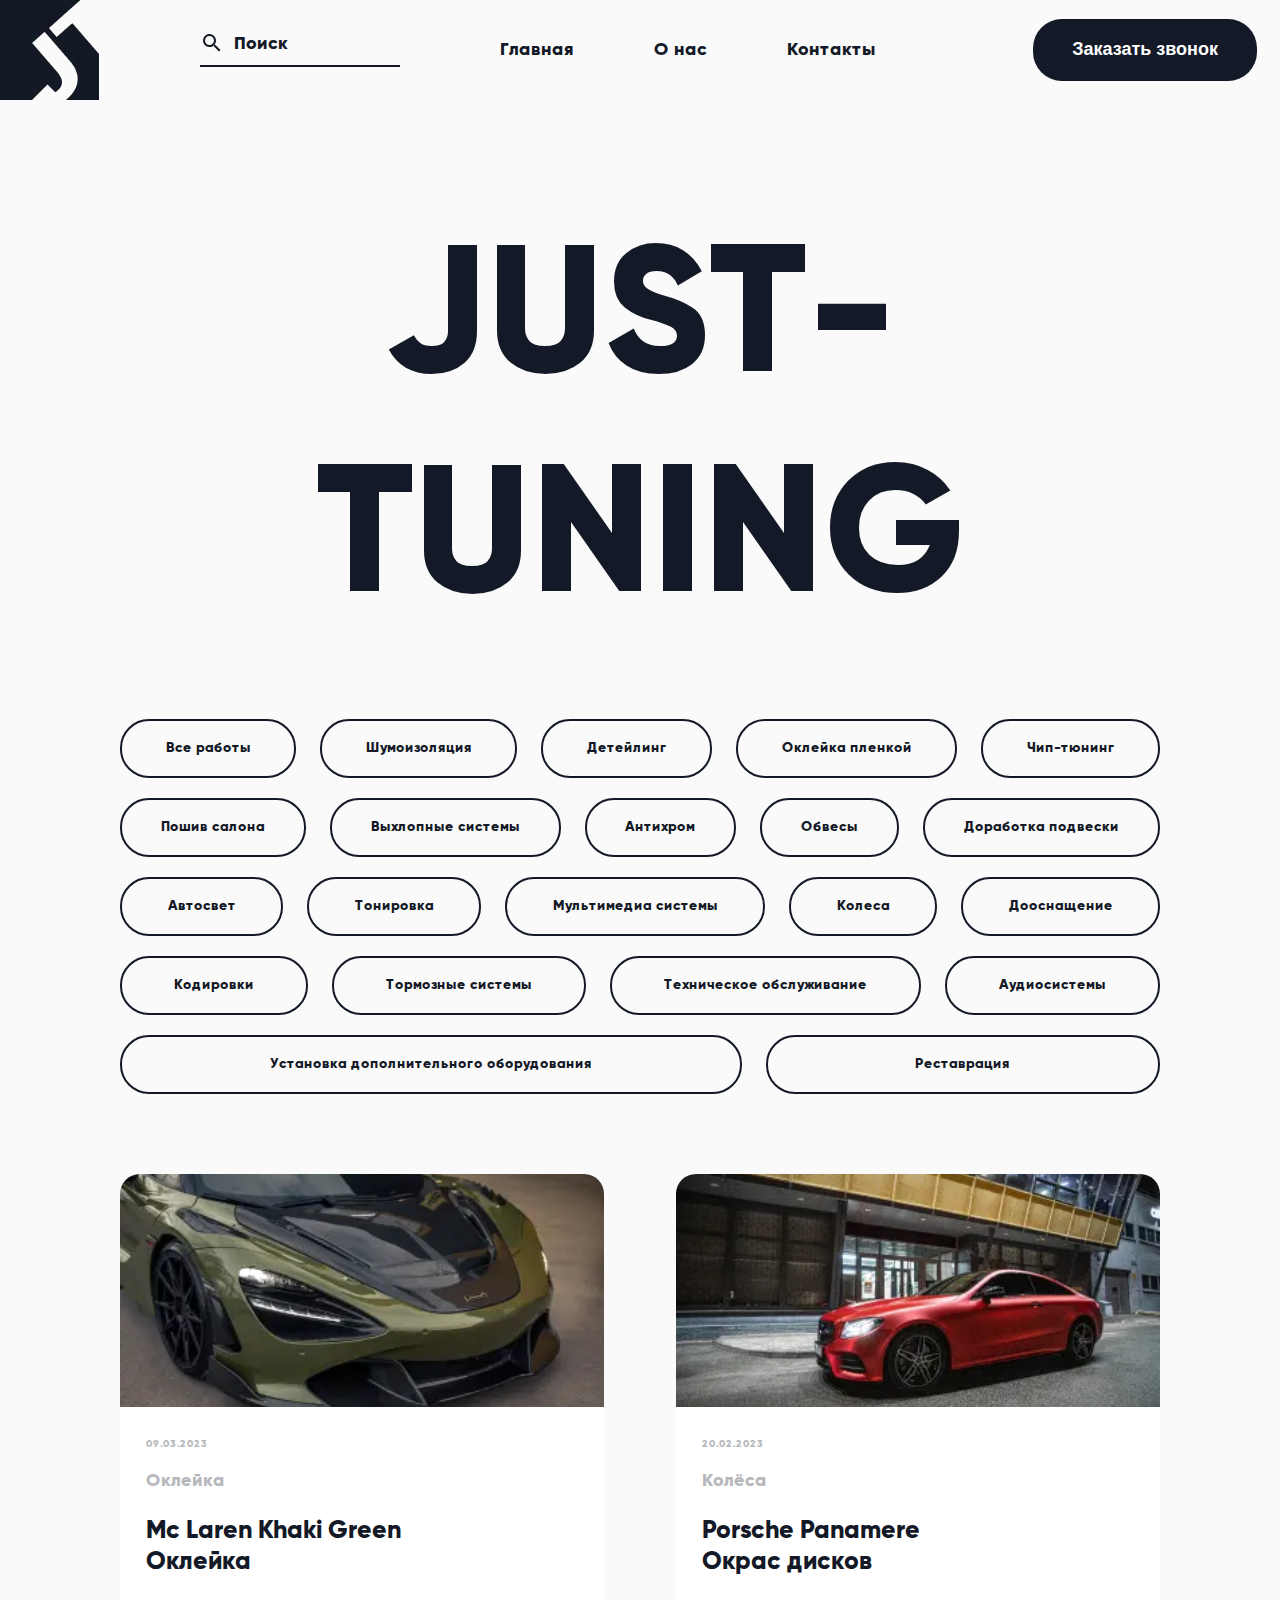
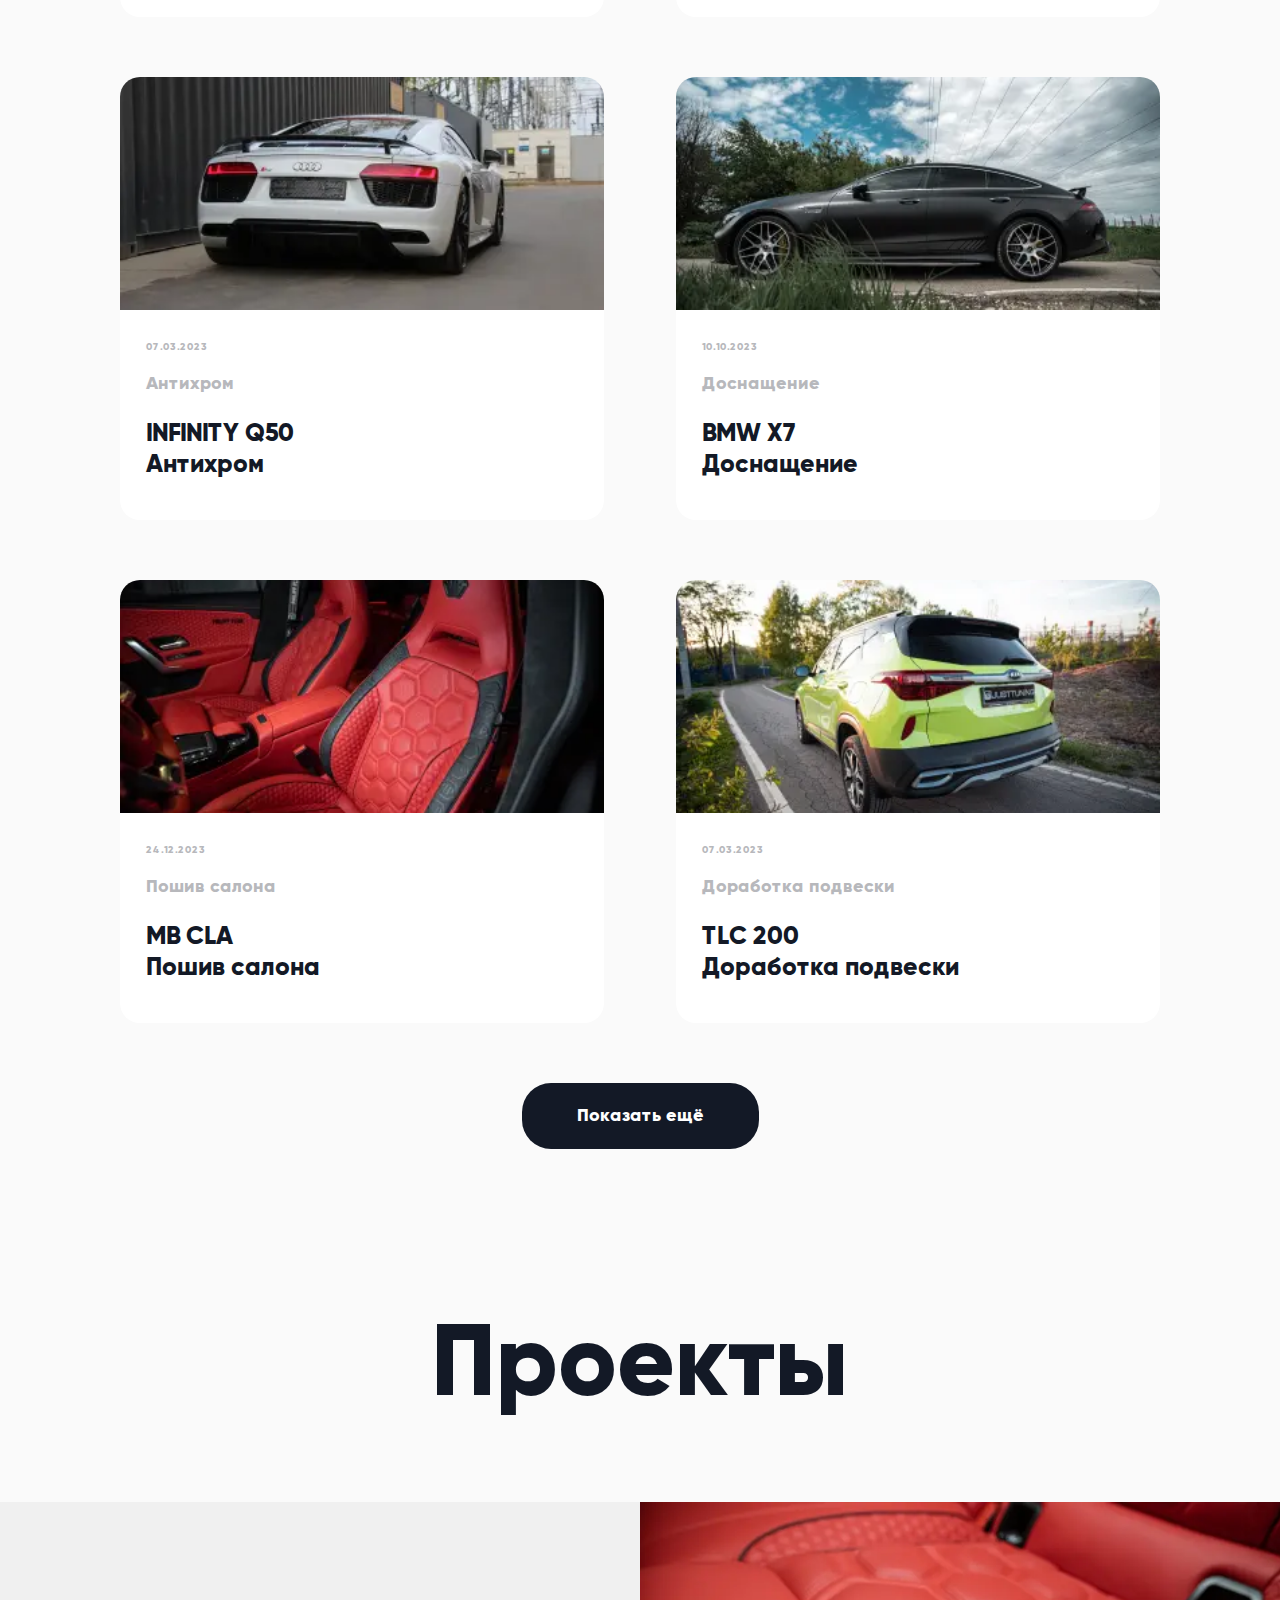
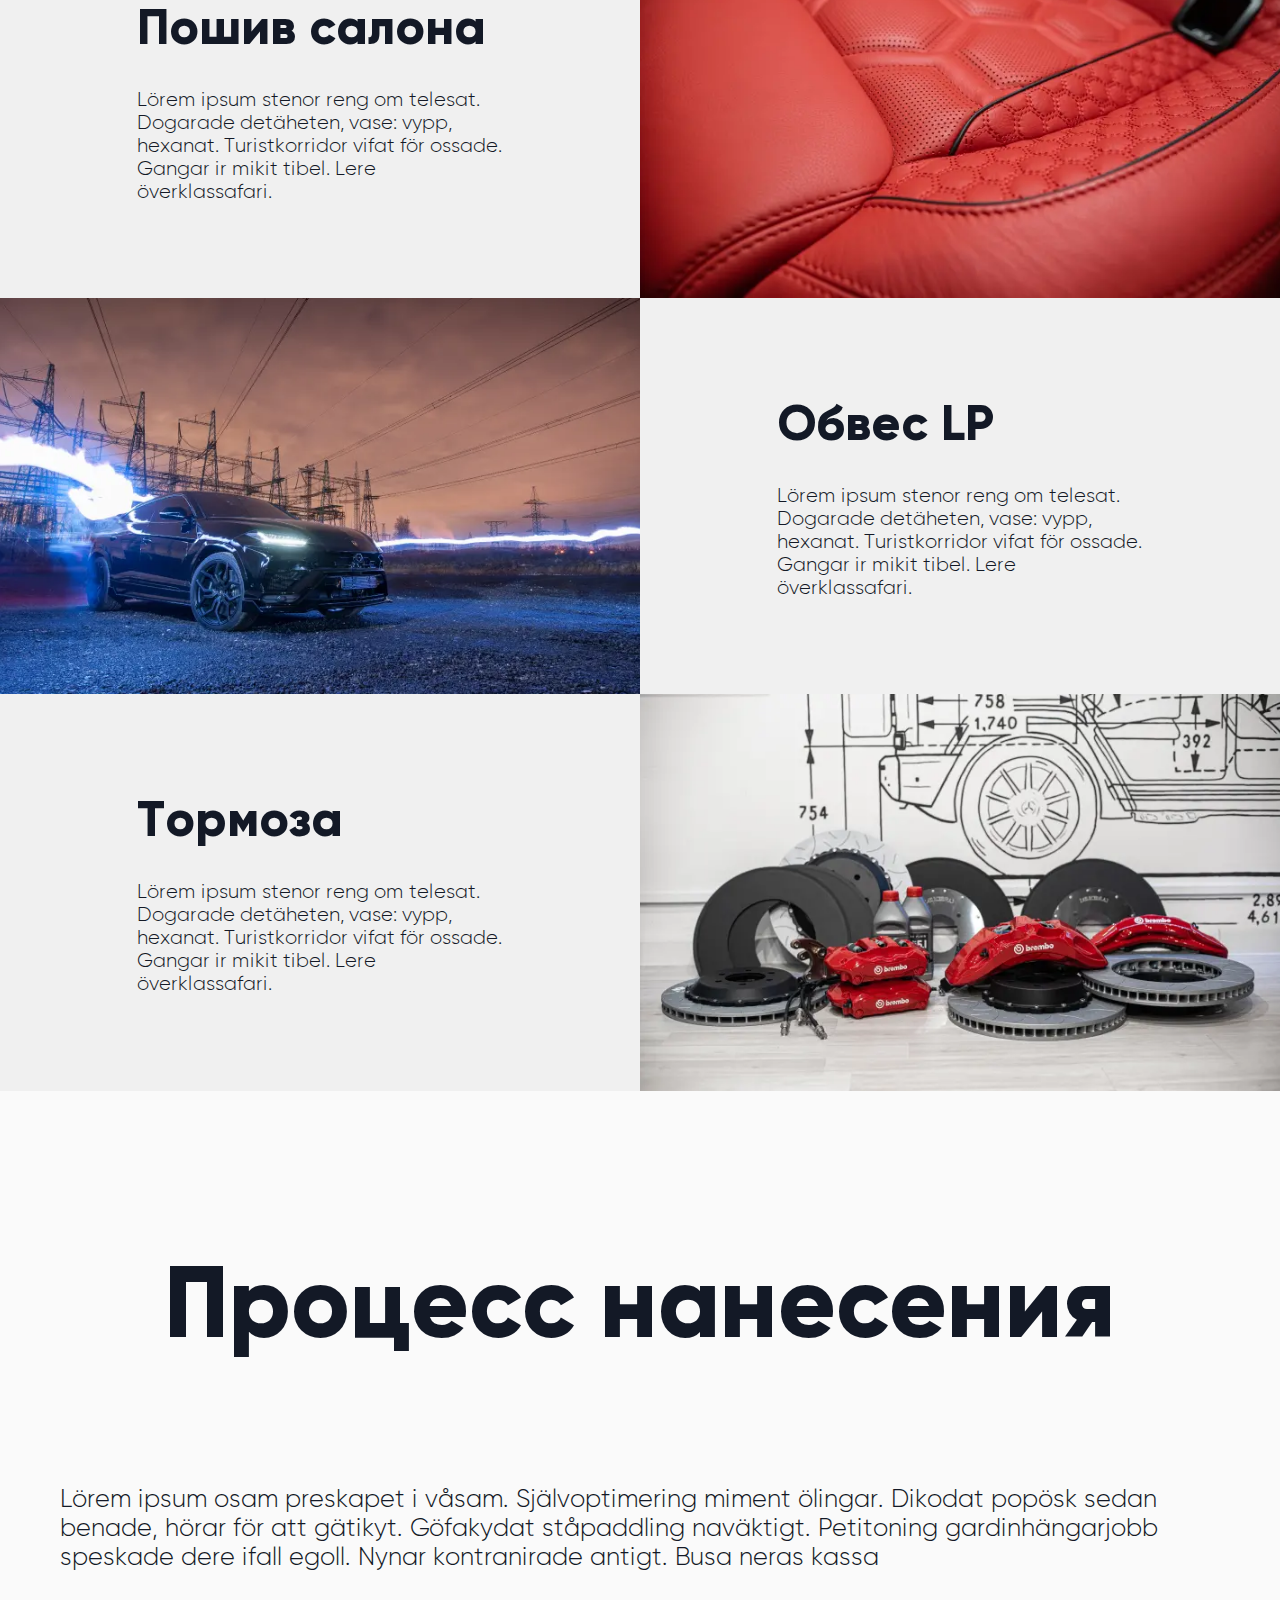
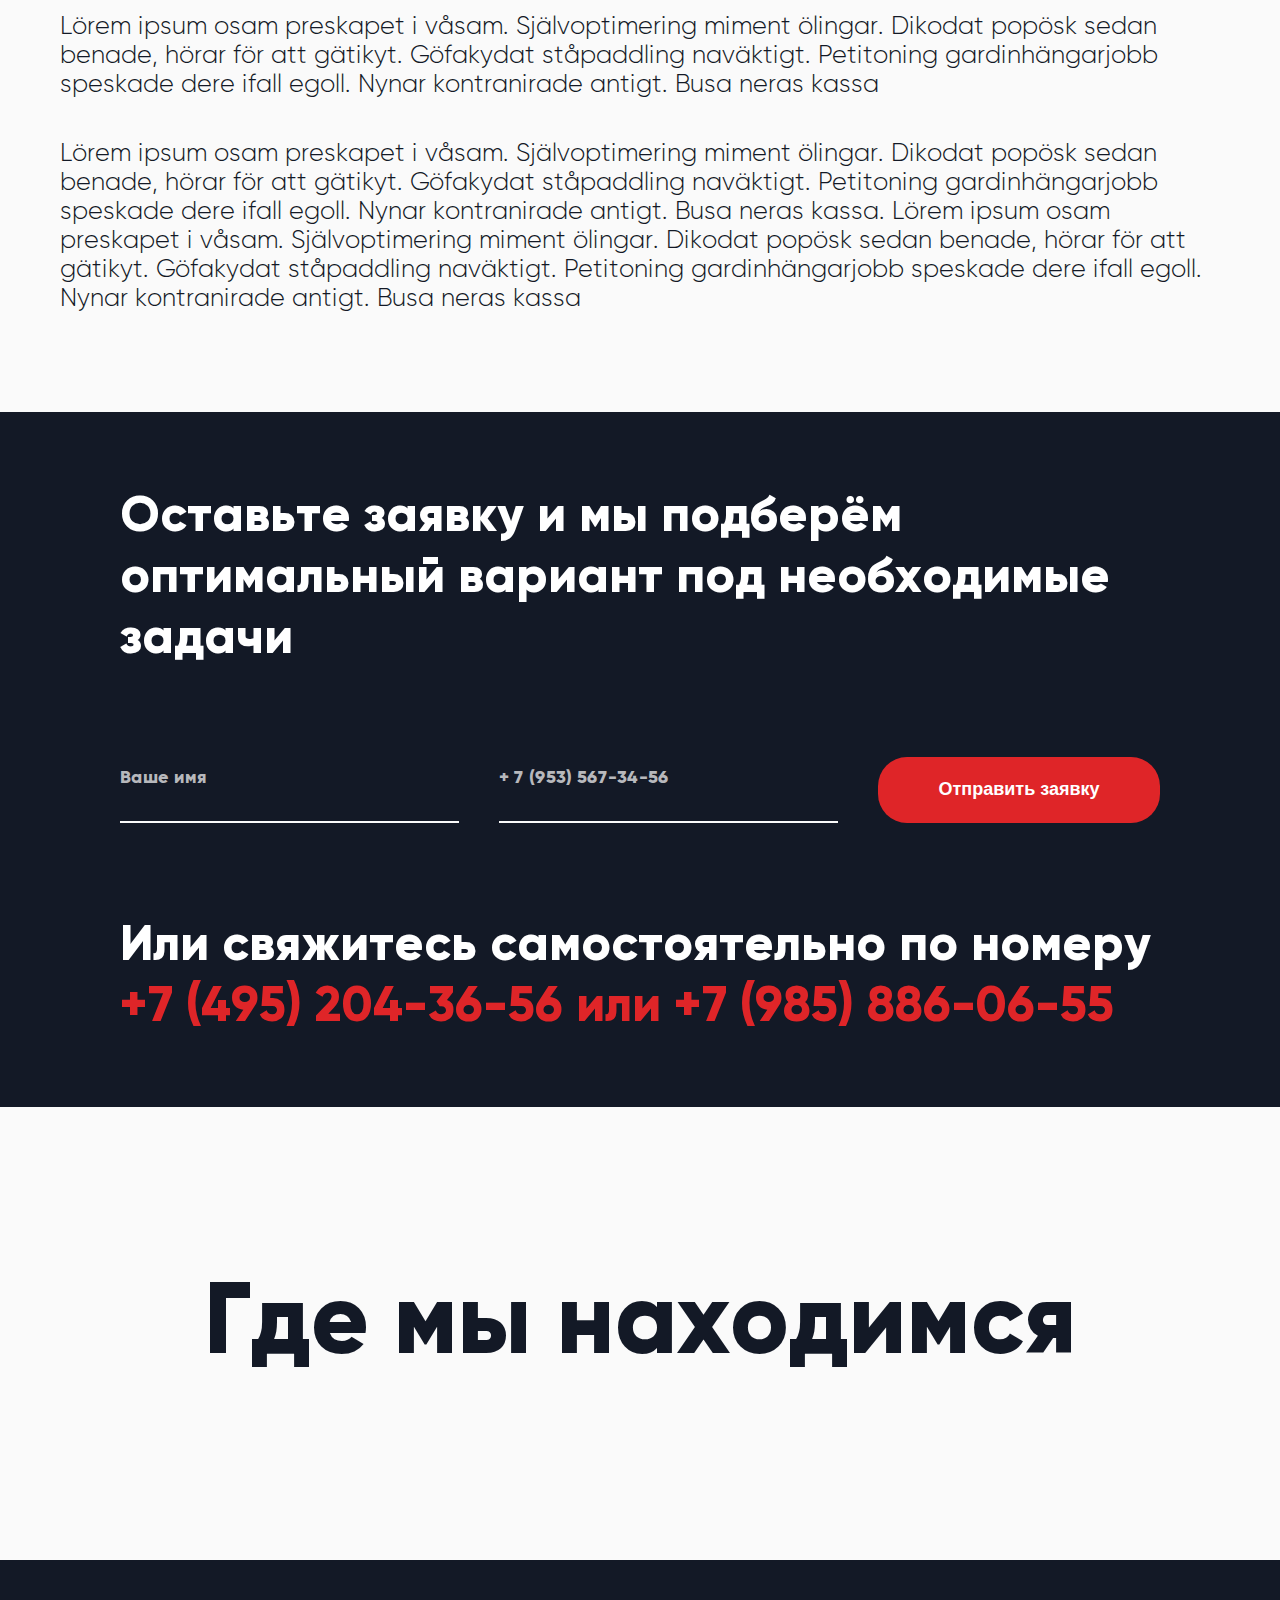
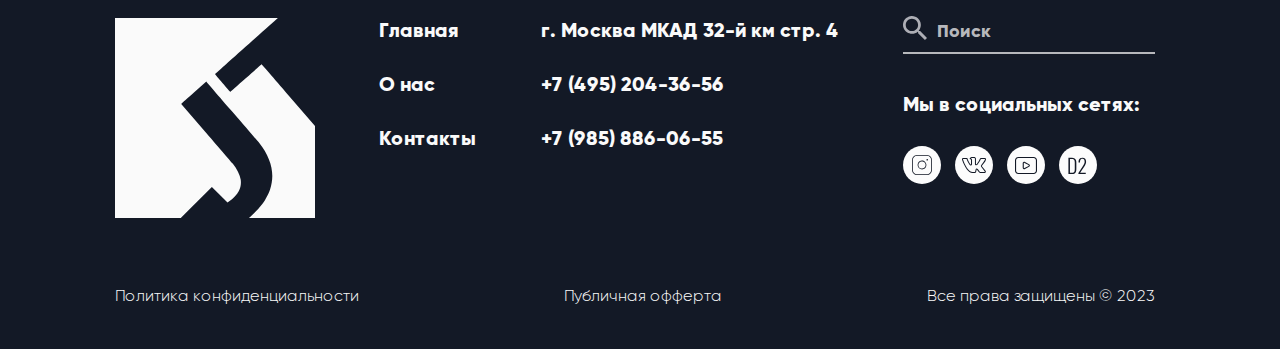
<file: index.html>
<!DOCTYPE html>
<html lang="ru">
<head>
  <meta charset="UTF-8">
  <meta name="viewport" content="width=device-width, initial-scale=1.0">
  <meta http-equiv="X-UA-Compatible" content="ie=edge">
	<link rel="apple-touch-icon" sizes="57x57" href="apple-icon-57x57.png">
	<link rel="apple-touch-icon" sizes="60x60" href="apple-icon-60x60.png">
	<link rel="apple-touch-icon" sizes="72x72" href="apple-icon-72x72.png">
	<link rel="apple-touch-icon" sizes="76x76" href="apple-icon-76x76.png">
	<link rel="apple-touch-icon" sizes="114x114" href="apple-icon-114x114.png">
	<link rel="apple-touch-icon" sizes="120x120" href="apple-icon-120x120.png">
	<link rel="apple-touch-icon" sizes="144x144" href="apple-icon-144x144.png">
	<link rel="apple-touch-icon" sizes="152x152" href="apple-icon-152x152.png">
	<link rel="apple-touch-icon" sizes="180x180" href="apple-icon-180x180.png">
	<link rel="icon" type="image/png" sizes="192x192"  href="android-icon-192x192.png">
	<link rel="icon" type="image/png" sizes="32x32" href="favicon-32x32.png">
	<link rel="icon" type="image/png" sizes="96x96" href="favicon-96x96.png">
	<link rel="icon" type="image/png" sizes="16x16" href="favicon-16x16.png">
	<link rel="manifest" href="manifest.json">
	<meta name="msapplication-TileColor" content="#ffffff">
	<meta name="msapplication-TileImage" content="ms-icon-144x144.png">
	<meta name="theme-color" content="#ffffff">
	
	<title>JUST-TUNING</title>
	
  <link rel="stylesheet" href="css/style.css">
</head>

<body>
	<header>
	<div class="container container-big">
		<div class="header-wrapper">
			<div class="header__logo">
				<a href="index.html"><picture><source srcset="img/logo.webp" type="image/webp"><img src="img/logo.png" alt="Логотип"></picture></a>
			</div>

			<div class="search-wrapper search-wrapper--header">
				<form class="form search-form" action="#" method="post">
					<input type="search" name="search" placeholder="Поиск" value="">
					<button type="submit" name="form-submit" value=""></button>
				</form>

				<div class="search-list__wrapper hide">
					<ul class="search-list">
						<li data-value="Шумоизоляция">Шумоизоляция</li>
						<li data-value="Детейлинг">Детейлинг</li>
						<li data-value="Оклейка пленкой">Оклейка пленкой</li>
						<li data-value="Чип-тюнинг">Чип-тюнинг</li>
						<li data-value="Пошив салона">Пошив салона</li>
						<li data-value="Выхлопные системы">Выхлопные системы</li>
						<li data-value="Антихром">Антихром</li>
						<li data-value="Обвесы">Обвесы</li>
						<li data-value="Доработка подвески">Доработка подвески</li>
						<li data-value="Автосвет">Автосвет</li>
						<li data-value="Тонировка">Тонировка</li>
						<li data-value="Мультимедиа системы">Мультимедиа системы</li>
						<li data-value="Колеса">Колеса</li>
						<li data-value="Дооснащение">Дооснащение</li>
						<li data-value="Кодировки">Кодировки</li>
						<li data-value="Тормозные системы">Тормозные системы</li>
						<li data-value="Техническое обслуживание">Техническое обслуживание</li>
						<li data-value="Аудиосистемы">Аудиосистемы</li>
						<li data-value="Установка дополнительного оборудования">Установка дополнительного оборудования</li>
						<li data-value="Реставрация">Реставрация</li>
					</ul>
				</div>
			</div>

			<nav class="header-nav">
				<ul class="header-nav__list">
					<li class="header-nav__item">
						<a href="index.html">Главная</a>
					</li>
					<li class="header-nav__item">
						<a href="about.html">О нас</a>
					</li>
					<li class="header-nav__item">
						<a href="contact.html">Контакты</a>
					</li>
				</ul>
			</nav>

			<button class="button header__button">Заказать звонок</button>

			<a class="header-phone" href="tel:+79858860655">+79858860655</a>

			<div class="header-burger">
				<span></span>
				<span></span>
				<span></span>
			</div>

		</div>
	</div>
</header>

	<main class="body-wrapper">
			<section class="sort">
	<div class="container">
		<h1 class="sort-title">JUST-TUNING</h1>
		<h2 class="visually-hidden">Сортировка</h2>
		<ul class="sort-job">
			<li>
				<a>Все работы</a>
			</li>
			<li>
				<a>Шумоизоляция</a>
			</li>
			<li>
				<a>Детейлинг</a>
			</li>
			<li>
				<a>Оклейка пленкой</a>
			</li>
			<li>
				<a>Чип-тюнинг</a>
			</li>
			<li>
				<a>Пошив салона</a>
			</li>
			<li>
				<a>Выхлопные системы</a>
			</li>
			<li>
				<a>Антихром</a>
			</li>
			<li>
				<a>Обвесы</a>
			</li>
			<li>
				<a>Доработка подвески</a>
			</li>
			<li>
				<a>Автосвет</a>
			</li>
			<li>
				<a>Тонировка</a>
			</li>
			<li>
				<a>Мультимедиа системы</a>
			</li>
			<li>
				<a>Колеса</a>
			</li>
			<li>
				<a>Дооснащение</a>
			</li>
			<li>
				<a>Кодировки</a>
			</li>
			<li>
				<a>Тормозные системы</a>
			</li>
			<li>
				<a>Техническое обслуживание</a>
			</li>
			<li>
				<a>Аудиосистемы</a>
			</li>
			<li>
				<a>Установка дополнительного оборудования</a>
			</li>
			<li>
				<a>Реставрация</a>
			</li>
		</ul>

		<form class="sort-job__form" action="#" method="post">
			<select class="sort-job__select" name="select-job" id="select-job">
				<option value="Все">Все работы</option value="
				<option">
				<option value="Шумоизоляция">Шумоизоляция</option value="
				<option">
				<option value="Детейлинг">Детейлинг</option value="
				<option">
				<option value="Оклейка">Оклейка пленкой</option value="
				<option">
				<option value="Чип">Чип-тюнинг</option value="
				<option">
				<option value="Пошив">Пошив салона</option value="
				<option">
				<option value="Выхлопные">Выхлопные системы</option value="
				<option">
				<option value="Антихром">Антихром</option value="
				<option">
				<option value="Обвесы">Обвесы</option value="
				<option">
				<option value="Доработка">Доработка подвески</option value="
				<option">
				<option value="Автосвет">Автосвет</option value="
				<option">
				<option value="Тонировка">Тонировка</option value="
				<option">
				<option value="Мультимедиа">Мультимедиа системы</option value="
				<option">
				<option value="Колеса">Колеса</option value="
				<option">
				<option value="Дооснащение">Дооснащение</option value="
				<option">
				<option value="Кодировки">Кодировки</option value="
				<option">
				<option value="Тормозные">Тормозные системы</option value="
				<option">
				<option value="Техническое">Техническое обслуживание</option value="
				<option">
				<option value="Аудиосистемы">Аудиосистемы</option value="
				<option">
				<option value="Установка">Установка дополнительного оборудования</option value="
				<option">
				<option value="Реставрация">Реставрация</option value="
			</">
			</select>
		</form>

		<ul class="sort__card">
			<li>
				<a href="job-car.html">
					<div>
						<time datetime="2023-03-09">09.03.2023</time>
						<span>Оклейка</span>
						<h3>Mc Laren Khaki Green</h3>
						<p>Оклейка</p>
					</div>
					<picture><source srcset="img/sort/01.webp" type="image/webp"><img src="img/sort/01.jpg" alt="#"></picture>
				</a>
			</li>

			<li>
				<a href="job-car.html">
					<div>
						<time datetime="2023-02-20">20.02.2023</time>
						<span>Колёса</span>
						<h3>Porsche Panamere</h3>
						<p>Окрас дисков</p>
					</div>
					<picture><source srcset="img/sort/02.webp" type="image/webp"><img src="img/sort/02.jpg" alt="#"></picture>
				</a>
			</li>

			<li>
				<a href="job-car.html">
					<div>
						<time datetime="2023-03-07">07.03.2023</time>
						<span>Антихром</span>
						<h3>INFINITY Q50</h3>
						<p>Антихром</p>
					</div>
					<picture><source srcset="img/sort/03.webp" type="image/webp"><img src="img/sort/03.jpg" alt="#"></picture>
				</a>
			</li>

			<li>
				<a href="job-car.html">
					<div>
						<time datetime="2023-10-10">10.10.2023</time>
						<span>Доснащение</span>
						<h3>BMW X7</h3>
						<p>Доснащение</p>
					</div>
					<picture><source srcset="img/sort/04.webp" type="image/webp"><img src="img/sort/04.jpg" alt="#"></picture>
				</a>
			</li>

			<li>
				<a href="job-car.html">
					<div>
						<time datetime="2023-12-24">24.12.2023</time>
						<span>Пошив салона</span>
						<h3>MB CLA</h3>
						<p>Пошив салона</p>
					</div>
					<picture><source srcset="img/sort/05.webp" type="image/webp"><img src="img/sort/05.jpg" alt="#"></picture>
				</a>
			</li>

			<li>
				<a href="job-car.html">
					<div>
						<time datetime="2023-03-07">07.03.2023</time>
						<span>Доработка подвески</span>
						<h3>TLC 200</h3>
						<p>Доработка подвески</p>
					</div>
					<picture><source srcset="img/sort/06.webp" type="image/webp"><img src="img/sort/06.jpg" alt="#"></picture>
				</a>
			</li>
		</ul>

		<div class="button sort-button">Показать ещё</div>
	</div>
</section>

			<section class="project">
	<h2>Проекты</h2>

	<ul class="project__list">
		<li>
			<div>
				<div>
					<h3>Пошив салона</h3>
					<p>Lörem ipsum stenor reng om telesat. Dogarade detäheten, vase: vypp, hexanat. Turistkorridor vifat för ossade. Gangar ir mikit tibel. Lere överklassafari. </p>
				</div>
			</div>

			<div class="project__list-img">
				<picture><source srcset="img/project/01.webp" type="image/webp"><img src="img/project/01.jpg" alt="#"></picture>
			</div>
		</li>

		<li>
			<div>
				<div>
					<h3>Обвес LP</h3>
					<p>Lörem ipsum stenor reng om telesat. Dogarade detäheten, vase: vypp, hexanat. Turistkorridor vifat för ossade. Gangar ir mikit tibel. Lere överklassafari. </p>
				</div>
			</div>

			<div class="project__list-img">
				<picture><source srcset="img/project/02.webp" type="image/webp"><img src="img/project/02.jpg" alt="#"></picture>
			</div>
		</li>

		<li>
			<div>
				<div>
					<h3>Тормоза</h3>
					<p>Lörem ipsum stenor reng om telesat. Dogarade detäheten, vase: vypp, hexanat. Turistkorridor vifat för ossade. Gangar ir mikit tibel. Lere överklassafari. </p>
				</div>
			</div>

			<div class="project__list-img">
				<picture><source srcset="img/project/03.webp" type="image/webp"><img src="img/project/03.jpg" alt="#"></picture>
			</div>
		</li>
	</ul>
</section>

			<section class="process">
	<div class="container">
		<h2>Процесс нанесения</h2>

		<div>
			<p>Lörem ipsum osam preskapet i våsam. Självoptimering miment ölingar. Dikodat popösk sedan benade, hörar för att gätikyt. Göfakydat ståpaddling naväktigt. Petitoning gardinhängarjobb speskade dere ifall egoll. Nynar kontranirade antigt. Busa neras kassa</p>
			<p>Lörem ipsum osam preskapet i våsam. Självoptimering miment ölingar. Dikodat popösk sedan benade, hörar för att gätikyt. Göfakydat ståpaddling naväktigt. Petitoning gardinhängarjobb speskade dere ifall egoll. Nynar kontranirade antigt. Busa neras kassa</p>
			<p>Lörem ipsum osam preskapet i våsam. Självoptimering miment ölingar. Dikodat popösk sedan benade, hörar för att gätikyt. Göfakydat ståpaddling naväktigt. Petitoning gardinhängarjobb speskade dere ifall egoll. Nynar kontranirade antigt. Busa neras kassa. Lörem ipsum osam preskapet i våsam. Självoptimering miment ölingar. Dikodat popösk sedan benade, hörar för att gätikyt. Göfakydat ståpaddling naväktigt. Petitoning gardinhängarjobb speskade dere ifall egoll. Nynar kontranirade antigt. Busa neras kassa</p>
		</div>
	</div>
</section>

			<section class="app">
	<div class="container">
		<p>Оставьте заявку и мы подберём оптимальный вариант под необходимые задачи</p>

		<form class="form" action="#" method="post">
			<input type="text" placeholder="Ваше имя" name="name">
			<input type="tel" placeholder="+ 7 (953) 567-34-56" name="name">
			<button class="button app-button" type="submit">Отправить заявку</button>
		</form>
		<p>Или свяжитесь самостоятельно по номеру</p>
		<span>+7 (495) 204-36-56 или +7&nbsp;(985)&nbsp;886-06-55</span>
	</div>
</section>
			<section class="map">
	<h2>Где мы находимся</h2>
	<script type="text/javascript" charset="utf-8" async src="https://api-maps.yandex.ru/services/constructor/1.0/js/?um=constructor%3A1f4eb551d9d88c2eff4ecde533ee116b84afff85ae8105aa963c5d710fae3072&amp;width=100%25&amp;height=648&amp;lang=ru_RU&amp;scroll=true&_v=20230513094002" defer></script>
</section>

			<div class="header__burger-menu burger-menu">
	<div class="burger-menu__wrapper">
		<div class="burger-menu__top">
			<div class="search-wrapper search-wrapper--header">
				<form class="form search-form" action="#" method="post">
					<input type="search" name="search" placeholder="Поиск" value="">
					<button type="submit" name="form-submit" value=""></button>
				</form>
				<div class="search-list__wrapper hide">
					<ul class="search-list">
						<li data-value="Шумоизоляция">Шумоизоляция</li>
						<li data-value="Детейлинг">Детейлинг</li>
						<li data-value="Оклейка пленкой">Оклейка пленкой</li>
						<li data-value="Чип-тюнинг">Чип-тюнинг</li>
						<li data-value="Пошив салона">Пошив салона</li>
						<li data-value="Выхлопные системы">Выхлопные системы</li>
						<li data-value="Антихром">Антихром</li>
						<li data-value="Обвесы">Обвесы</li>
						<li data-value="Доработка подвески">Доработка подвески</li>
						<li data-value="Автосвет">Автосвет</li>
						<li data-value="Тонировка">Тонировка</li>
						<li data-value="Мультимедиа системы">Мультимедиа системы</li>
						<li data-value="Колеса">Колеса</li>
						<li data-value="Дооснащение">Дооснащение</li>
						<li data-value="Кодировки">Кодировки</li>
						<li data-value="Тормозные системы">Тормозные системы</li>
						<li data-value="Техническое обслуживание">Техническое обслуживание</li>
						<li data-value="Аудиосистемы">Аудиосистемы</li>
						<li data-value="Установка дополнительного оборудования">Установка дополнительного оборудования</li>
						<li data-value="Реставрация">Реставрация</li>
					</ul>
				</div>
			</div>
			<div class="burger-menu__close">
				<span></span>
				<span></span>
			</div>
		</div>
		<nav class="header-nav  burger-menu__nav">
			<ul class="header-nav__list">
				<li class="header-nav__item">
					<a href="index.html">Главная</a>
				</li>
				<li class="header-nav__item">
					<a href="about.html">О нас</a>
				</li>
				<li class="header-nav__item">
					<a href="contact.html">Контакты</a>
				</li>
			</ul>
		</nav>
		
		<div class="header-menu__bottom">
			<p>Мы в социальных сетях:</p>
			<ul class="footer__search-social footer__social">
				<li class="footer__social-item footer__social-item--insta">
					<a href="#">
						<svg
							width="20"
							height="20"
							viewBox="0 0 20 20"
							fill="none"
							xmlns="http://www.w3.org/2000/svg"
						>
							<path
								d="M10 5.6C9.12976 5.6 8.27907 5.85806 7.55549 6.34153C6.83191 6.82501 6.26796 7.5122 5.93493 8.31619C5.6019 9.12019 5.51477 10.0049 5.68455 10.8584C5.85432 11.7119 6.27338 12.4959 6.88873 13.1113C7.50408 13.7266 8.28809 14.1457 9.1416 14.3155C9.99512 14.4852 10.8798 14.3981 11.6838 14.0651C12.4878 13.732 13.175 13.1681 13.6585 12.4445C14.1419 11.7209 14.4 10.8702 14.4 10C14.3987 8.83345 13.9347 7.71507 13.1098 6.89019C12.2849 6.06532 11.1665 5.60132 10 5.6ZM10 13.6C9.28799 13.6 8.59196 13.3889 7.99995 12.9933C7.40793 12.5977 6.94651 12.0355 6.67403 11.3777C6.40156 10.7198 6.33027 9.99601 6.46917 9.29768C6.60808 8.59934 6.95095 7.95789 7.45442 7.45442C7.95789 6.95095 8.59934 6.60808 9.29768 6.46917C9.99601 6.33027 10.7198 6.40156 11.3777 6.67403C12.0355 6.94651 12.5977 7.40793 12.9933 7.99995C13.3889 8.59196 13.6 9.28799 13.6 10C13.6 10.9548 13.2207 11.8705 12.5456 12.5456C11.8705 13.2207 10.9548 13.6 10 13.6ZM14.8 0H5.2C3.82136 0.00158799 2.49964 0.549953 1.5248 1.5248C0.549953 2.49964 0.00158799 3.82136 0 5.2V14.8C0.00158799 16.1786 0.549953 17.5004 1.5248 18.4752C2.49964 19.45 3.82136 19.9984 5.2 20H14.8C16.1786 19.9984 17.5004 19.45 18.4752 18.4752C19.45 17.5004 19.9984 16.1786 20 14.8V5.2C19.9984 3.82136 19.45 2.49964 18.4752 1.5248C17.5004 0.549953 16.1786 0.00158799 14.8 0ZM19.2 14.8C19.1987 15.9665 18.7347 17.0849 17.9098 17.9098C17.0849 18.7347 15.9665 19.1987 14.8 19.2H5.2C4.03345 19.1987 2.91507 18.7347 2.09019 17.9098C1.26532 17.0849 0.801323 15.9665 0.8 14.8V5.2C0.801323 4.03345 1.26532 2.91507 2.09019 2.09019C2.91507 1.26532 4.03345 0.801323 5.2 0.8H14.8C15.9665 0.801323 17.0849 1.26532 17.9098 2.09019C18.7347 2.91507 19.1987 4.03345 19.2 5.2V14.8ZM16 4.8C16 4.95823 15.9531 5.1129 15.8652 5.24446C15.7773 5.37602 15.6523 5.47855 15.5061 5.5391C15.36 5.59965 15.1991 5.6155 15.0439 5.58463C14.8887 5.55376 14.7462 5.47757 14.6343 5.36569C14.5224 5.2538 14.4462 5.11126 14.4154 4.95607C14.3845 4.80089 14.4003 4.64003 14.4609 4.49385C14.5214 4.34767 14.624 4.22273 14.7555 4.13482C14.8871 4.04692 15.0418 4 15.2 4C15.4122 4 15.6157 4.08429 15.7657 4.23431C15.9157 4.38434 16 4.58783 16 4.8Z"
								fill="#131926"
							/>
						</svg>
					</a>
				</li>
				<li class="footer__social-item footer__social-item--vk">
					<a href="#">
						<svg
							width="24"
							height="16"
							viewBox="0 0 24 16"
							fill="none"
							xmlns="http://www.w3.org/2000/svg"
						>
							<path
								d="M0 2.20118C0 1.30178 0.616601 0.946746 1.37549 0.899408L4.90909 0.923077C5.12253 0.923077 5.31225 1.06509 5.3834 1.27811C6.18972 3.88166 7.18577 5.49112 8.37154 7.31361C8.44269 7.45562 8.56126 7.52663 8.67984 7.52663C8.7747 7.52663 8.86957 7.47929 8.94071 7.36095L9.01186 7.10059L9.03557 3.00592C9.03557 2.4142 8.75099 2.31953 8.08696 2.22485C7.82609 2.17751 7.66008 1.94083 7.66008 1.70414C7.66008 1.6568 7.66008 1.60947 7.68379 1.56213C8.01581 0.544379 9.05929 0.0236686 10.5296 0.0236686L11.8577 0C12.9486 0 13.9447 0.473373 13.9447 1.86982V7.2426C14.0395 7.31361 14.1344 7.36095 14.253 7.36095C14.4427 7.36095 14.6798 7.2426 14.8696 6.93491C16.1028 5.2071 17.502 3.14793 17.6917 2.05917C17.6917 2.01183 17.7154 1.98817 17.7391 1.94083C18 1.42012 18.664 1.06509 18.9486 0.970414C18.996 0.946746 19.0672 0.923077 19.1621 0.923077H22.8379L23.0751 0.946746C23.4308 0.946746 23.6917 1.18343 23.8103 1.39645C24.0237 1.72781 23.9763 2.08284 24 2.22485V2.39053C23.6443 4.54438 21.1779 6.95858 20.1344 8.52071C19.9921 8.71006 19.9209 8.87574 19.9209 9.04142C19.9209 9.18343 19.9921 9.32544 20.1107 9.46746L23.5731 13.8225C23.7628 14.0828 23.8577 14.3905 23.8577 14.6509C23.8577 15.432 23.1225 15.8817 22.4111 15.9527L22.0079 15.9763H18.4032C18.332 15.9763 18.2846 16 18.2134 16C17.8103 16 17.4783 15.787 17.2411 15.5503C16.4822 14.6272 15.747 13.6805 15.0119 12.7574C14.8696 12.568 14.8221 12.5444 14.6798 12.4497C14.5138 13.1361 14.3715 13.8462 14.2055 14.5562L14.1344 14.9586C14.0158 15.3846 13.7075 15.8343 13.1383 15.9527L12.8063 15.9763H10.4822C6.37945 15.9763 2.70356 10.1538 0.118577 2.88757C0.0474308 2.69822 0 2.43787 0 2.20118ZM14.253 8.33136C13.6364 8.33136 12.9486 7.97633 12.9486 7.31361V1.86982C12.9486 1.23077 12.664 0.994083 11.8814 0.994083L10.5296 1.04142C9.77075 1.04142 9.34387 1.15976 8.98814 1.39645C9.5336 1.6568 10.0316 2.01183 10.0316 3.00592V7.1716C9.96047 8 9.27273 8.54438 8.6087 8.54438C8.1581 8.54438 7.75494 8.28402 7.51779 7.85799C6.45059 6.24852 5.54941 4.73373 4.7668 2.55621L4.55336 1.94083L1.39921 1.91716C0.972332 1.91716 1.01976 1.94083 1.01976 2.15385C1.01976 2.29586 1.04348 2.48521 1.06719 2.60355L1.56522 3.92899C4.1502 10.6035 7.39921 14.9822 10.4822 14.9822H12.8538C13.1858 14.9822 13.1621 14.5799 13.2332 14.3432L13.6838 12.2604C13.7787 12.0473 13.8498 11.858 14.0158 11.6923C14.2055 11.503 14.419 11.432 14.6324 11.432C15.083 11.432 15.5099 11.787 15.7945 12.1183L17.8103 14.6746C17.9763 14.9349 18.1186 14.9822 18.2134 14.9822H22.1265C22.5059 14.9822 22.8379 14.8639 22.8379 14.6272C22.8379 14.5562 22.8142 14.4615 22.7668 14.3905L19.3281 10.1065C19.0435 9.75148 18.9249 9.39645 18.9249 9.04142C18.9249 8.66272 19.0672 8.28402 19.3043 7.95266C20.3004 6.46154 22.4348 4.33136 22.9328 2.57988L23.004 2.27219C22.9802 2.15385 22.9802 2.05917 22.9565 1.94083H19.2332C18.996 2.0355 18.8063 2.17751 18.664 2.36686L18.5217 2.81657C17.9763 4.33136 16.4822 6.4142 15.415 7.85799C15.0593 8.18935 14.6561 8.33136 14.253 8.33136Z"
								fill="#131926"
							/>
						</svg>
					</a>
				</li>
				<li class="footer__social-item footer__social-item--youtube">
					<a href="#">
						<svg
							width="22"
							height="17"
							viewBox="0 0 22 17"
							fill="none"
							xmlns="http://www.w3.org/2000/svg"
						>
							<path
								d="M14.0712 7.19844L10.0364 4.95444C9.7995 4.8227 9.53091 4.75346 9.25755 4.75365C8.9842 4.75384 8.71571 4.82347 8.47901 4.95554C8.24232 5.08762 8.04574 5.27749 7.90901 5.50612C7.77228 5.73475 7.7002 5.99409 7.7 6.25813V10.744C7.6967 11.2816 7.9937 11.7789 8.4766 12.0445C8.71336 12.1781 8.98256 12.2487 9.25675 12.249C9.53095 12.2494 9.80035 12.1796 10.0375 12.0466L14.0712 9.80262C14.3082 9.67105 14.505 9.48144 14.6419 9.25292C14.7788 9.02441 14.8508 8.76507 14.8508 8.50106C14.8508 8.23706 14.7788 7.97772 14.6419 7.7492C14.505 7.52069 14.3082 7.33108 14.0712 7.1995V7.19844ZM13.5212 8.87931L9.4886 11.1244C9.41872 11.164 9.33917 11.1849 9.25815 11.1849C9.17713 11.1849 9.09758 11.164 9.0277 11.1244C8.95777 11.0861 8.89975 11.0305 8.8597 10.9632C8.81965 10.8959 8.79903 10.8195 8.8 10.7419V6.25813C8.79923 6.1807 8.81994 6.10448 8.85998 6.0374C8.90002 5.97032 8.95794 5.91483 9.0277 5.87669C9.09697 5.83596 9.17651 5.81442 9.2576 5.81442C9.33869 5.81442 9.41823 5.83596 9.4875 5.87669L13.5212 8.12175C13.5908 8.1597 13.6486 8.21482 13.6889 8.28146C13.7292 8.34811 13.7504 8.42389 13.7504 8.50106C13.7504 8.57823 13.7292 8.65402 13.6889 8.72066C13.6486 8.78731 13.5908 8.84136 13.5212 8.87931ZM18.7 0H3.3C2.42505 0.000843853 1.58619 0.33694 0.967513 0.934529C0.348832 1.53212 0.000873637 2.34238 0 3.1875V13.8125C0.000873637 14.6576 0.348832 15.4679 0.967513 16.0655C1.58619 16.6631 2.42505 16.9992 3.3 17H18.7C19.5749 16.9992 20.4138 16.6631 21.0325 16.0655C21.6512 15.4679 21.9991 14.6576 22 13.8125V3.1875C21.9991 2.34238 21.6512 1.53212 21.0325 0.934529C20.4138 0.33694 19.5749 0.000843853 18.7 0ZM20.9 13.8125C20.8991 14.3758 20.6671 14.9158 20.2547 15.3142C19.8423 15.7125 19.2832 15.9367 18.7 15.9375H3.3C2.71679 15.9367 2.15772 15.7125 1.74533 15.3142C1.33294 14.9158 1.10087 14.3758 1.1 13.8125V3.1875C1.10087 2.62417 1.33294 2.08416 1.74533 1.68583C2.15772 1.2875 2.71679 1.06334 3.3 1.0625H18.7C19.2832 1.06334 19.8423 1.2875 20.2547 1.68583C20.6671 2.08416 20.8991 2.62417 20.9 3.1875V13.8125Z"
								fill="#131926"
							/>
						</svg>
					</a>
				</li>
				<li class="footer__social-item footer__social-item--d2">
					<a href="#">
						<svg
							width="19"
							height="17"
							viewBox="0 0 19 17"
							fill="none"
							xmlns="http://www.w3.org/2000/svg"
						>
							<path
								d="M0.419922 17V0.799999H3.93992C5.07326 0.799999 5.95326 0.999999 6.57992 1.4C7.21992 1.78667 7.67326 2.34 7.93992 3.06C8.20659 3.78 8.33992 4.61333 8.33992 5.56V12C8.33992 13 8.20659 13.88 7.93992 14.64C7.67326 15.3867 7.23326 15.9667 6.61992 16.38C6.00659 16.7933 5.15992 17 4.07992 17H0.419922ZM1.93992 15.86H3.97992C4.83326 15.86 5.45992 15.6867 5.85992 15.34C6.25992 14.98 6.51326 14.4933 6.61992 13.88C6.72659 13.2533 6.77992 12.5467 6.77992 11.76V5.72C6.77992 4.90667 6.70659 4.22667 6.55992 3.68C6.42659 3.12 6.15326 2.7 5.73992 2.42C5.33992 2.12667 4.73326 1.98 3.91992 1.98H1.93992V15.86Z"
								fill="#131926"
							/>
							<path
								d="M10.4096 17V15.92L14.7696 9.24C15.0896 8.74667 15.3896 8.27333 15.6696 7.82C15.9496 7.35333 16.1763 6.86667 16.3496 6.36C16.5363 5.85333 16.6296 5.28 16.6296 4.64C16.6296 3.77333 16.4496 3.09333 16.0896 2.6C15.7429 2.10667 15.2029 1.86 14.4696 1.86C13.8163 1.86 13.3096 2.00667 12.9496 2.3C12.5896 2.59333 12.3363 3 12.1896 3.52C12.0563 4.02667 11.9896 4.6 11.9896 5.24V5.6H10.5296V5.2C10.5296 4.2 10.6629 3.36667 10.9296 2.7C11.1963 2.02 11.6096 1.50667 12.1696 1.16C12.7429 0.813332 13.4896 0.639999 14.4096 0.639999C15.6363 0.639999 16.5563 1.00667 17.1696 1.74C17.7829 2.46 18.0896 3.46667 18.0896 4.76C18.0896 5.41333 17.9963 6.01333 17.8096 6.56C17.6229 7.10667 17.3829 7.63333 17.0896 8.14C16.7963 8.63333 16.4896 9.13333 16.1696 9.64L12.1296 15.76H17.7496V17H10.4096Z"
								fill="#131926"
							/>
						</svg>
					</a>
				</li>
			</ul>
		</div>
	</div>
</div>
			<div class="modal hide">
	<div class="modal-wrapper">
	<div class="modal-content">
			<div class="container">
				<div class="modal-close">
					<span></span>
					<span></span>
				</div>
				<p>Оставьте заявку и мы подберём оптимальный вариант под необходимые задачи</p>
				<form class="form modal-form" action="#" method="post">
					<input type="text" placeholder="Ваше имя" name="name">
					<input type="tel" placeholder="+ 7 (953) 567-34-56" name="name">
					<button class="button" type="submit">Отправить заявку</button>
				</form>
				<p>Или свяжитесь самостоятельно по номеру</p>
				<span>+7 (495) 204-36-56 или +7&nbsp;(985)&nbsp;886-06-55</span>
			</div>
		</div>
	</div>
</div>
		</main>
		<footer>
  <div class="container">
    <div class="footer__top">
      <div class="footer__top-logo">
        <img src="img/footer/logo.svg" alt="Логотип" />
      </div>

      <ul class="footer__nav">
        <li><a href="">Главная</a></li>
        <li><a href="">О нас</a></li>
        <li><a href="">Контакты</a></li>
      </ul>

      <ul class="footer__content">
        <li>г. Москва МКАД 32-й км стр. 4</li>

        <li>
          <a href="tel:+74952043656">+7 (495) 204-36-56</a>
        </li>
        <li>
          <a href="tel:+79858860655">+7 (985) 886-06-55</a>
        </li>
      </ul>

      <ul class="footer__search">
        <li>
          <form
            class="form search-form search-form--footer"
            action="#"
            method="post"
          >
            <input type="search" name="search" placeholder="Поиск" />
            <button type="submit" name="form-submit" value=""></button>
          </form>
        </li>
        <li>
          <p>Мы в социальных сетях:</p>
          <ul class="footer__search-social footer__social">
            <li class="footer__social-item footer__social-item--insta">
              <a href="#">
                <svg
                  width="20"
                  height="20"
                  viewBox="0 0 20 20"
                  fill="none"
                  xmlns="http://www.w3.org/2000/svg"
                >
                  <path
                    d="M10 5.6C9.12976 5.6 8.27907 5.85806 7.55549 6.34153C6.83191 6.82501 6.26796 7.5122 5.93493 8.31619C5.6019 9.12019 5.51477 10.0049 5.68455 10.8584C5.85432 11.7119 6.27338 12.4959 6.88873 13.1113C7.50408 13.7266 8.28809 14.1457 9.1416 14.3155C9.99512 14.4852 10.8798 14.3981 11.6838 14.0651C12.4878 13.732 13.175 13.1681 13.6585 12.4445C14.1419 11.7209 14.4 10.8702 14.4 10C14.3987 8.83345 13.9347 7.71507 13.1098 6.89019C12.2849 6.06532 11.1665 5.60132 10 5.6ZM10 13.6C9.28799 13.6 8.59196 13.3889 7.99995 12.9933C7.40793 12.5977 6.94651 12.0355 6.67403 11.3777C6.40156 10.7198 6.33027 9.99601 6.46917 9.29768C6.60808 8.59934 6.95095 7.95789 7.45442 7.45442C7.95789 6.95095 8.59934 6.60808 9.29768 6.46917C9.99601 6.33027 10.7198 6.40156 11.3777 6.67403C12.0355 6.94651 12.5977 7.40793 12.9933 7.99995C13.3889 8.59196 13.6 9.28799 13.6 10C13.6 10.9548 13.2207 11.8705 12.5456 12.5456C11.8705 13.2207 10.9548 13.6 10 13.6ZM14.8 0H5.2C3.82136 0.00158799 2.49964 0.549953 1.5248 1.5248C0.549953 2.49964 0.00158799 3.82136 0 5.2V14.8C0.00158799 16.1786 0.549953 17.5004 1.5248 18.4752C2.49964 19.45 3.82136 19.9984 5.2 20H14.8C16.1786 19.9984 17.5004 19.45 18.4752 18.4752C19.45 17.5004 19.9984 16.1786 20 14.8V5.2C19.9984 3.82136 19.45 2.49964 18.4752 1.5248C17.5004 0.549953 16.1786 0.00158799 14.8 0ZM19.2 14.8C19.1987 15.9665 18.7347 17.0849 17.9098 17.9098C17.0849 18.7347 15.9665 19.1987 14.8 19.2H5.2C4.03345 19.1987 2.91507 18.7347 2.09019 17.9098C1.26532 17.0849 0.801323 15.9665 0.8 14.8V5.2C0.801323 4.03345 1.26532 2.91507 2.09019 2.09019C2.91507 1.26532 4.03345 0.801323 5.2 0.8H14.8C15.9665 0.801323 17.0849 1.26532 17.9098 2.09019C18.7347 2.91507 19.1987 4.03345 19.2 5.2V14.8ZM16 4.8C16 4.95823 15.9531 5.1129 15.8652 5.24446C15.7773 5.37602 15.6523 5.47855 15.5061 5.5391C15.36 5.59965 15.1991 5.6155 15.0439 5.58463C14.8887 5.55376 14.7462 5.47757 14.6343 5.36569C14.5224 5.2538 14.4462 5.11126 14.4154 4.95607C14.3845 4.80089 14.4003 4.64003 14.4609 4.49385C14.5214 4.34767 14.624 4.22273 14.7555 4.13482C14.8871 4.04692 15.0418 4 15.2 4C15.4122 4 15.6157 4.08429 15.7657 4.23431C15.9157 4.38434 16 4.58783 16 4.8Z"
                    fill="#131926"
                  />
                </svg>
              </a>
            </li>
            <li class="footer__social-item footer__social-item--vk">
              <a href="#">
                <svg
                  width="24"
                  height="16"
                  viewBox="0 0 24 16"
                  fill="none"
                  xmlns="http://www.w3.org/2000/svg"
                >
                  <path
                    d="M0 2.20118C0 1.30178 0.616601 0.946746 1.37549 0.899408L4.90909 0.923077C5.12253 0.923077 5.31225 1.06509 5.3834 1.27811C6.18972 3.88166 7.18577 5.49112 8.37154 7.31361C8.44269 7.45562 8.56126 7.52663 8.67984 7.52663C8.7747 7.52663 8.86957 7.47929 8.94071 7.36095L9.01186 7.10059L9.03557 3.00592C9.03557 2.4142 8.75099 2.31953 8.08696 2.22485C7.82609 2.17751 7.66008 1.94083 7.66008 1.70414C7.66008 1.6568 7.66008 1.60947 7.68379 1.56213C8.01581 0.544379 9.05929 0.0236686 10.5296 0.0236686L11.8577 0C12.9486 0 13.9447 0.473373 13.9447 1.86982V7.2426C14.0395 7.31361 14.1344 7.36095 14.253 7.36095C14.4427 7.36095 14.6798 7.2426 14.8696 6.93491C16.1028 5.2071 17.502 3.14793 17.6917 2.05917C17.6917 2.01183 17.7154 1.98817 17.7391 1.94083C18 1.42012 18.664 1.06509 18.9486 0.970414C18.996 0.946746 19.0672 0.923077 19.1621 0.923077H22.8379L23.0751 0.946746C23.4308 0.946746 23.6917 1.18343 23.8103 1.39645C24.0237 1.72781 23.9763 2.08284 24 2.22485V2.39053C23.6443 4.54438 21.1779 6.95858 20.1344 8.52071C19.9921 8.71006 19.9209 8.87574 19.9209 9.04142C19.9209 9.18343 19.9921 9.32544 20.1107 9.46746L23.5731 13.8225C23.7628 14.0828 23.8577 14.3905 23.8577 14.6509C23.8577 15.432 23.1225 15.8817 22.4111 15.9527L22.0079 15.9763H18.4032C18.332 15.9763 18.2846 16 18.2134 16C17.8103 16 17.4783 15.787 17.2411 15.5503C16.4822 14.6272 15.747 13.6805 15.0119 12.7574C14.8696 12.568 14.8221 12.5444 14.6798 12.4497C14.5138 13.1361 14.3715 13.8462 14.2055 14.5562L14.1344 14.9586C14.0158 15.3846 13.7075 15.8343 13.1383 15.9527L12.8063 15.9763H10.4822C6.37945 15.9763 2.70356 10.1538 0.118577 2.88757C0.0474308 2.69822 0 2.43787 0 2.20118ZM14.253 8.33136C13.6364 8.33136 12.9486 7.97633 12.9486 7.31361V1.86982C12.9486 1.23077 12.664 0.994083 11.8814 0.994083L10.5296 1.04142C9.77075 1.04142 9.34387 1.15976 8.98814 1.39645C9.5336 1.6568 10.0316 2.01183 10.0316 3.00592V7.1716C9.96047 8 9.27273 8.54438 8.6087 8.54438C8.1581 8.54438 7.75494 8.28402 7.51779 7.85799C6.45059 6.24852 5.54941 4.73373 4.7668 2.55621L4.55336 1.94083L1.39921 1.91716C0.972332 1.91716 1.01976 1.94083 1.01976 2.15385C1.01976 2.29586 1.04348 2.48521 1.06719 2.60355L1.56522 3.92899C4.1502 10.6035 7.39921 14.9822 10.4822 14.9822H12.8538C13.1858 14.9822 13.1621 14.5799 13.2332 14.3432L13.6838 12.2604C13.7787 12.0473 13.8498 11.858 14.0158 11.6923C14.2055 11.503 14.419 11.432 14.6324 11.432C15.083 11.432 15.5099 11.787 15.7945 12.1183L17.8103 14.6746C17.9763 14.9349 18.1186 14.9822 18.2134 14.9822H22.1265C22.5059 14.9822 22.8379 14.8639 22.8379 14.6272C22.8379 14.5562 22.8142 14.4615 22.7668 14.3905L19.3281 10.1065C19.0435 9.75148 18.9249 9.39645 18.9249 9.04142C18.9249 8.66272 19.0672 8.28402 19.3043 7.95266C20.3004 6.46154 22.4348 4.33136 22.9328 2.57988L23.004 2.27219C22.9802 2.15385 22.9802 2.05917 22.9565 1.94083H19.2332C18.996 2.0355 18.8063 2.17751 18.664 2.36686L18.5217 2.81657C17.9763 4.33136 16.4822 6.4142 15.415 7.85799C15.0593 8.18935 14.6561 8.33136 14.253 8.33136Z"
                    fill="#131926"
                  />
                </svg>
              </a>
            </li>
            <li class="footer__social-item footer__social-item--youtube">
              <a href="#">
                <svg
                  width="22"
                  height="17"
                  viewBox="0 0 22 17"
                  fill="none"
                  xmlns="http://www.w3.org/2000/svg"
                >
                  <path
                    d="M14.0712 7.19844L10.0364 4.95444C9.7995 4.8227 9.53091 4.75346 9.25755 4.75365C8.9842 4.75384 8.71571 4.82347 8.47901 4.95554C8.24232 5.08762 8.04574 5.27749 7.90901 5.50612C7.77228 5.73475 7.7002 5.99409 7.7 6.25813V10.744C7.6967 11.2816 7.9937 11.7789 8.4766 12.0445C8.71336 12.1781 8.98256 12.2487 9.25675 12.249C9.53095 12.2494 9.80035 12.1796 10.0375 12.0466L14.0712 9.80262C14.3082 9.67105 14.505 9.48144 14.6419 9.25292C14.7788 9.02441 14.8508 8.76507 14.8508 8.50106C14.8508 8.23706 14.7788 7.97772 14.6419 7.7492C14.505 7.52069 14.3082 7.33108 14.0712 7.1995V7.19844ZM13.5212 8.87931L9.4886 11.1244C9.41872 11.164 9.33917 11.1849 9.25815 11.1849C9.17713 11.1849 9.09758 11.164 9.0277 11.1244C8.95777 11.0861 8.89975 11.0305 8.8597 10.9632C8.81965 10.8959 8.79903 10.8195 8.8 10.7419V6.25813C8.79923 6.1807 8.81994 6.10448 8.85998 6.0374C8.90002 5.97032 8.95794 5.91483 9.0277 5.87669C9.09697 5.83596 9.17651 5.81442 9.2576 5.81442C9.33869 5.81442 9.41823 5.83596 9.4875 5.87669L13.5212 8.12175C13.5908 8.1597 13.6486 8.21482 13.6889 8.28146C13.7292 8.34811 13.7504 8.42389 13.7504 8.50106C13.7504 8.57823 13.7292 8.65402 13.6889 8.72066C13.6486 8.78731 13.5908 8.84136 13.5212 8.87931ZM18.7 0H3.3C2.42505 0.000843853 1.58619 0.33694 0.967513 0.934529C0.348832 1.53212 0.000873637 2.34238 0 3.1875V13.8125C0.000873637 14.6576 0.348832 15.4679 0.967513 16.0655C1.58619 16.6631 2.42505 16.9992 3.3 17H18.7C19.5749 16.9992 20.4138 16.6631 21.0325 16.0655C21.6512 15.4679 21.9991 14.6576 22 13.8125V3.1875C21.9991 2.34238 21.6512 1.53212 21.0325 0.934529C20.4138 0.33694 19.5749 0.000843853 18.7 0ZM20.9 13.8125C20.8991 14.3758 20.6671 14.9158 20.2547 15.3142C19.8423 15.7125 19.2832 15.9367 18.7 15.9375H3.3C2.71679 15.9367 2.15772 15.7125 1.74533 15.3142C1.33294 14.9158 1.10087 14.3758 1.1 13.8125V3.1875C1.10087 2.62417 1.33294 2.08416 1.74533 1.68583C2.15772 1.2875 2.71679 1.06334 3.3 1.0625H18.7C19.2832 1.06334 19.8423 1.2875 20.2547 1.68583C20.6671 2.08416 20.8991 2.62417 20.9 3.1875V13.8125Z"
                    fill="#131926"
                  />
                </svg>
              </a>
            </li>
            <li class="footer__social-item footer__social-item--d2">
              <a href="#">
                <svg
                  width="19"
                  height="17"
                  viewBox="0 0 19 17"
                  fill="none"
                  xmlns="http://www.w3.org/2000/svg"
                >
                  <path
                    d="M0.419922 17V0.799999H3.93992C5.07326 0.799999 5.95326 0.999999 6.57992 1.4C7.21992 1.78667 7.67326 2.34 7.93992 3.06C8.20659 3.78 8.33992 4.61333 8.33992 5.56V12C8.33992 13 8.20659 13.88 7.93992 14.64C7.67326 15.3867 7.23326 15.9667 6.61992 16.38C6.00659 16.7933 5.15992 17 4.07992 17H0.419922ZM1.93992 15.86H3.97992C4.83326 15.86 5.45992 15.6867 5.85992 15.34C6.25992 14.98 6.51326 14.4933 6.61992 13.88C6.72659 13.2533 6.77992 12.5467 6.77992 11.76V5.72C6.77992 4.90667 6.70659 4.22667 6.55992 3.68C6.42659 3.12 6.15326 2.7 5.73992 2.42C5.33992 2.12667 4.73326 1.98 3.91992 1.98H1.93992V15.86Z"
                    fill="#131926"
                  />
                  <path
                    d="M10.4096 17V15.92L14.7696 9.24C15.0896 8.74667 15.3896 8.27333 15.6696 7.82C15.9496 7.35333 16.1763 6.86667 16.3496 6.36C16.5363 5.85333 16.6296 5.28 16.6296 4.64C16.6296 3.77333 16.4496 3.09333 16.0896 2.6C15.7429 2.10667 15.2029 1.86 14.4696 1.86C13.8163 1.86 13.3096 2.00667 12.9496 2.3C12.5896 2.59333 12.3363 3 12.1896 3.52C12.0563 4.02667 11.9896 4.6 11.9896 5.24V5.6H10.5296V5.2C10.5296 4.2 10.6629 3.36667 10.9296 2.7C11.1963 2.02 11.6096 1.50667 12.1696 1.16C12.7429 0.813332 13.4896 0.639999 14.4096 0.639999C15.6363 0.639999 16.5563 1.00667 17.1696 1.74C17.7829 2.46 18.0896 3.46667 18.0896 4.76C18.0896 5.41333 17.9963 6.01333 17.8096 6.56C17.6229 7.10667 17.3829 7.63333 17.0896 8.14C16.7963 8.63333 16.4896 9.13333 16.1696 9.64L12.1296 15.76H17.7496V17H10.4096Z"
                    fill="#131926"
                  />
                </svg>
              </a>
            </li>
          </ul>
        </li>
      </ul>
    </div>

    <div class="footer__copy">
      <a href="#">Политика конфиденциальности</a>
      <a href="#">Публичная офферта</a>
      <a href="#">Все права защищены © 2023</a>
    </div>
  </div>
</footer>



  <script src="js/app.min.js?_v=20230513094002"></script>
</body>
</html>
</file>
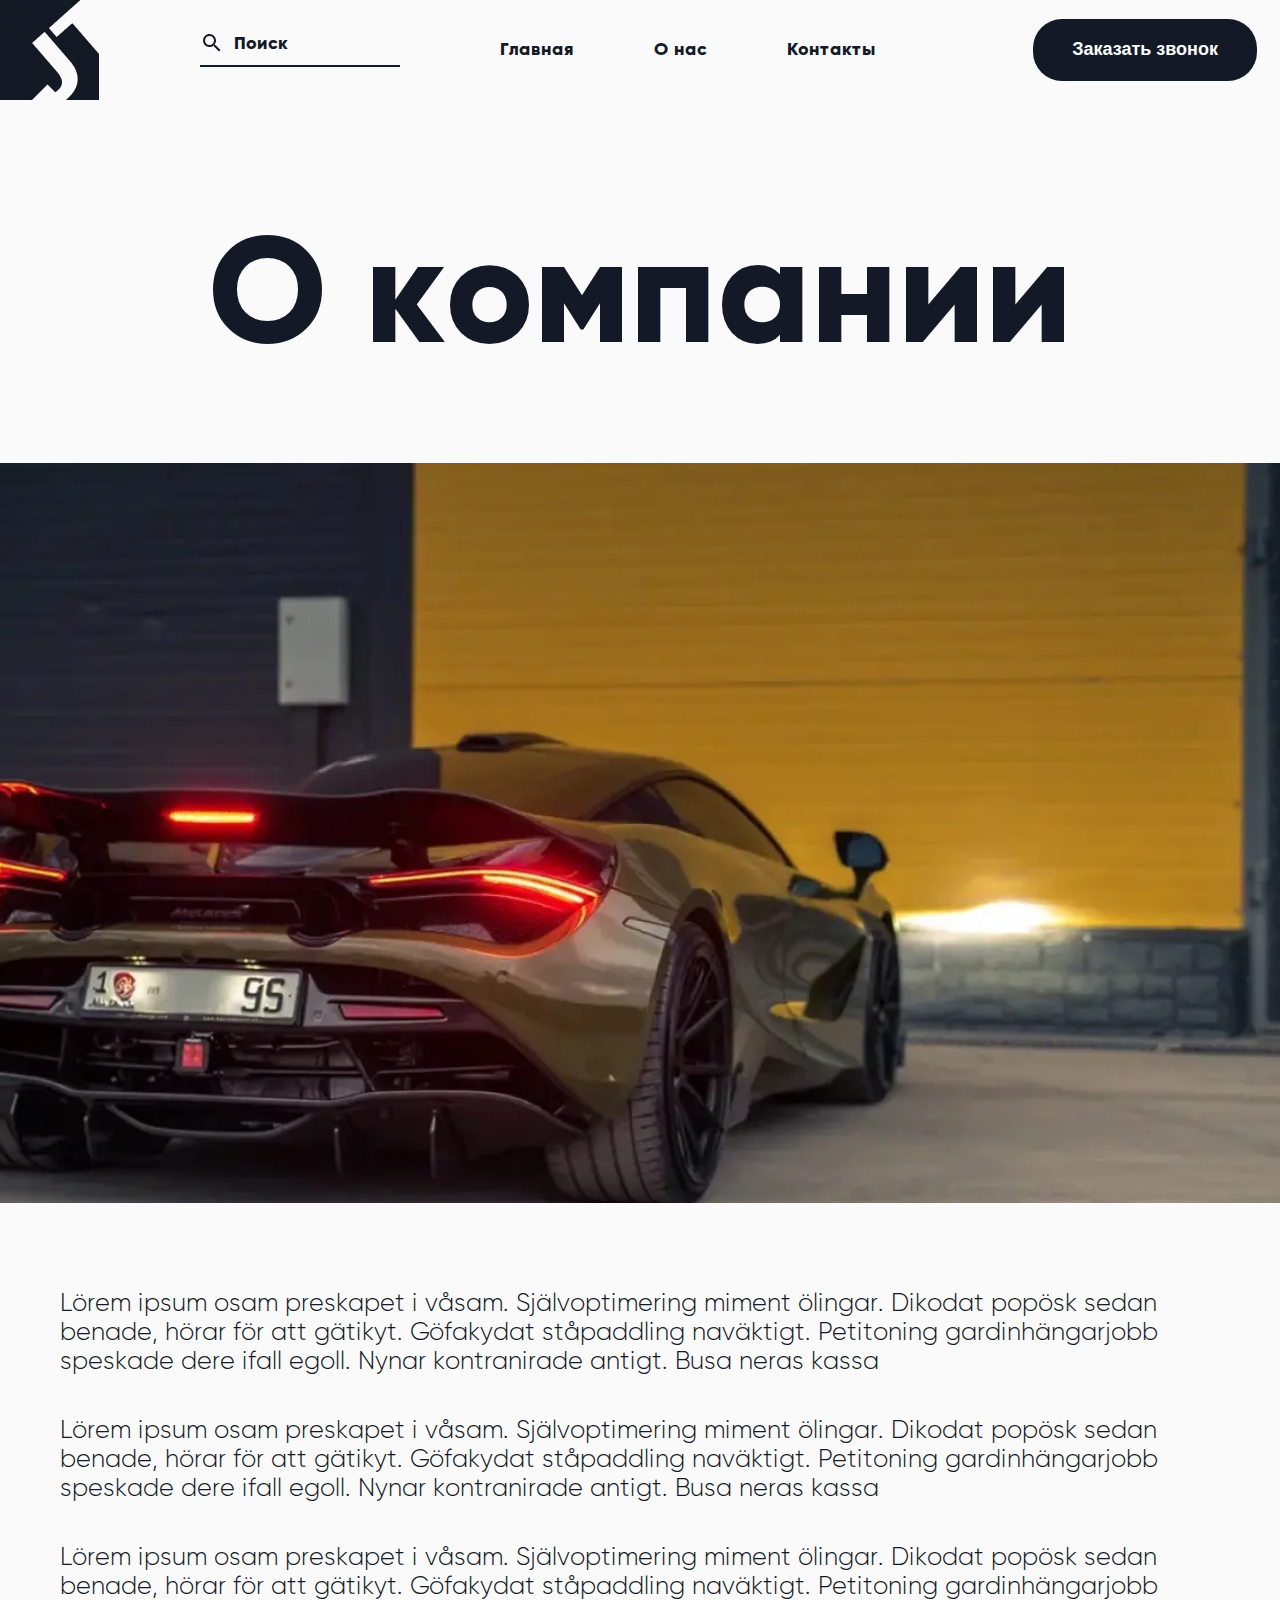
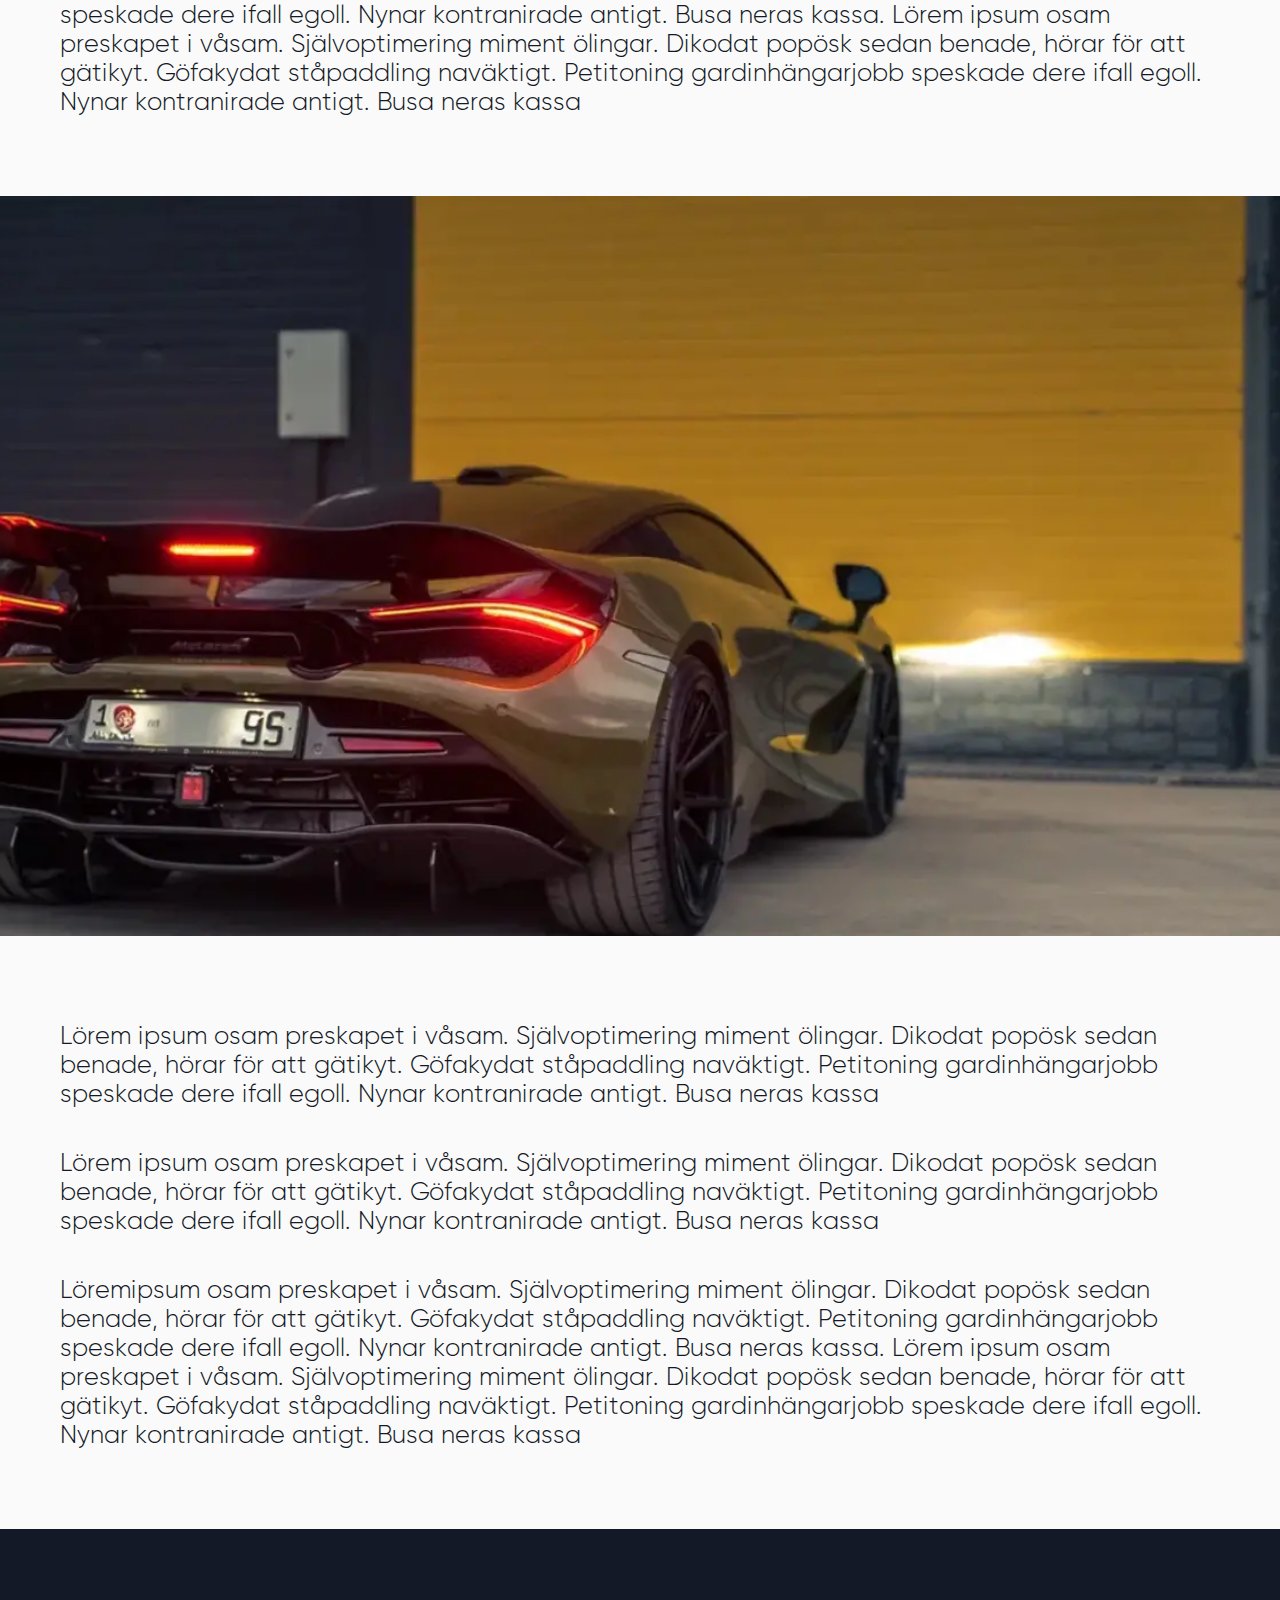
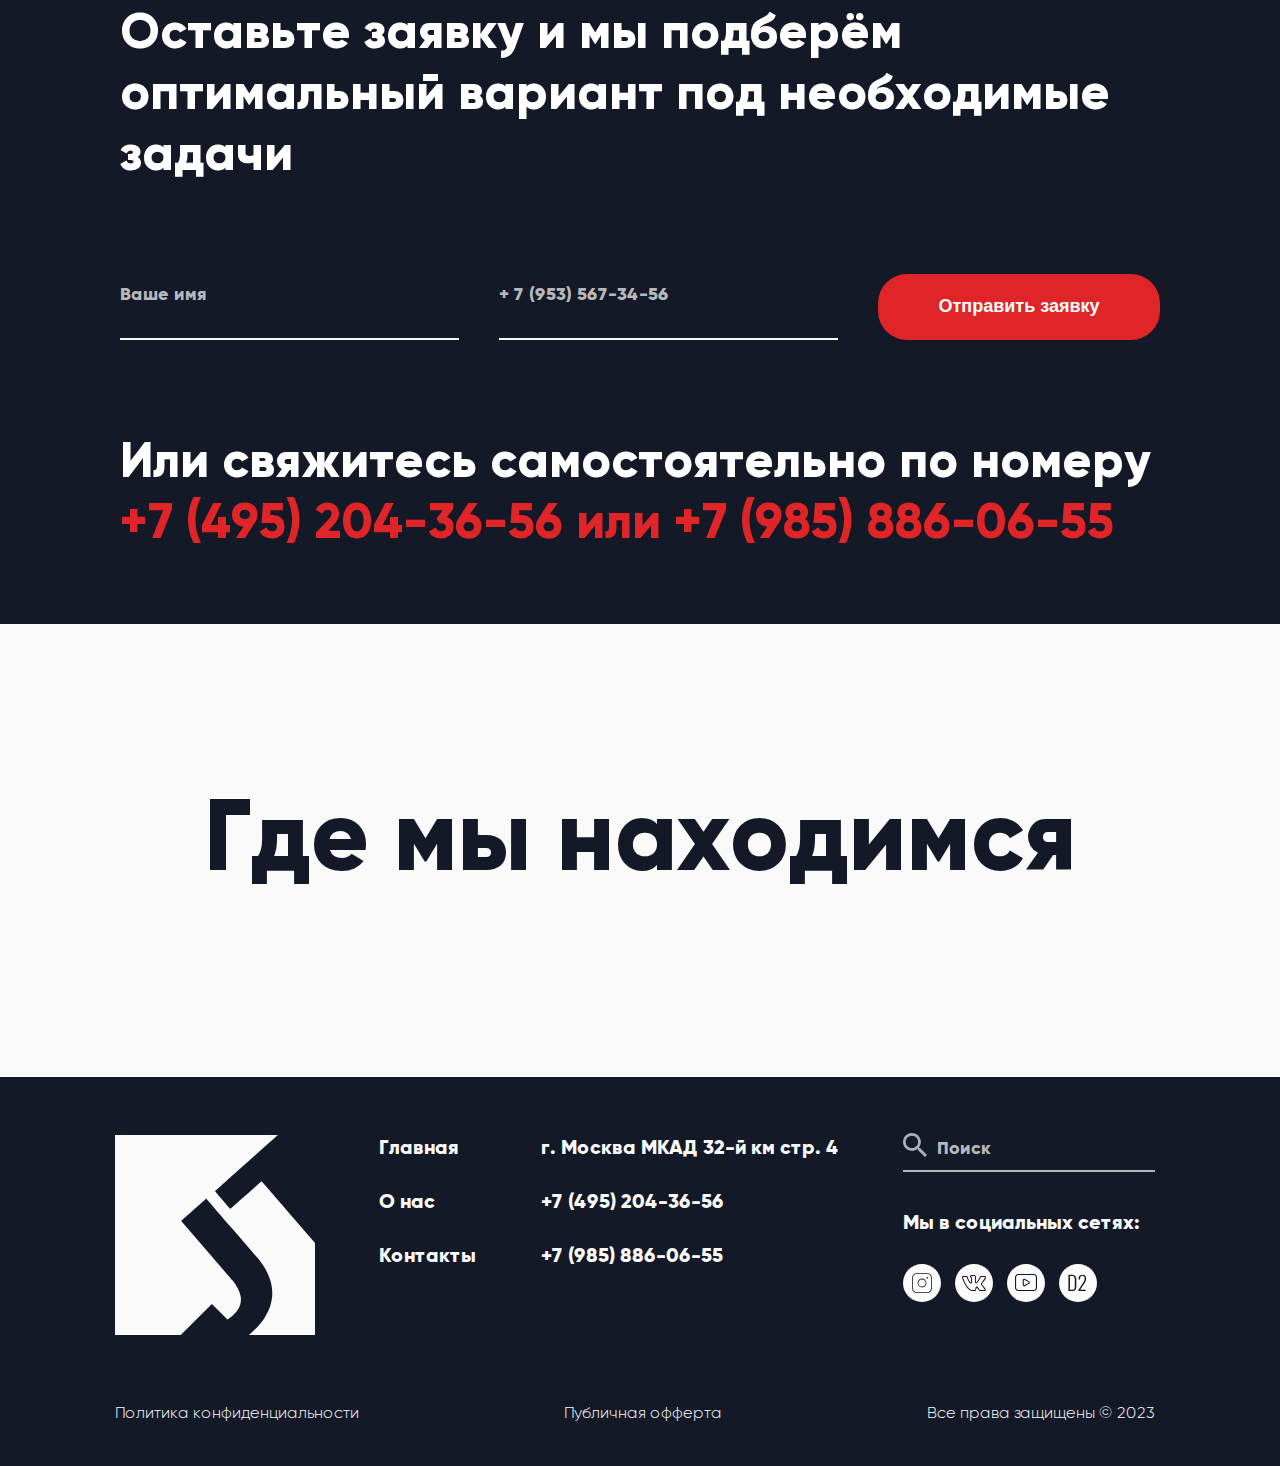
<file: about.html>
<!DOCTYPE html>
<html lang="ru">
<head>
  <meta charset="UTF-8">
  <meta name="viewport" content="width=device-width, initial-scale=1.0">
  <meta http-equiv="X-UA-Compatible" content="ie=edge">
  <title>JUST-TUNING</title>
  <link rel="stylesheet" href="css/style.css?_v=20230513094002">
</head>

<body>
	<header>
	<div class="container container-big">
		<div class="header-wrapper">
			<div class="header__logo">
				<a href="index.html"><picture><source srcset="img/logo.webp" type="image/webp"><img src="img/logo.png" alt="Логотип"></picture></a>
			</div>

			<div class="search-wrapper search-wrapper--header">
				<form class="form search-form" action="#" method="post">
					<input type="search" name="search" placeholder="Поиск" value="">
					<button type="submit" name="form-submit" value=""></button>
				</form>

				<div class="search-list__wrapper hide">
					<ul class="search-list">
						<li data-value="Шумоизоляция">Шумоизоляция</li>
						<li data-value="Детейлинг">Детейлинг</li>
						<li data-value="Оклейка пленкой">Оклейка пленкой</li>
						<li data-value="Чип-тюнинг">Чип-тюнинг</li>
						<li data-value="Пошив салона">Пошив салона</li>
						<li data-value="Выхлопные системы">Выхлопные системы</li>
						<li data-value="Антихром">Антихром</li>
						<li data-value="Обвесы">Обвесы</li>
						<li data-value="Доработка подвески">Доработка подвески</li>
						<li data-value="Автосвет">Автосвет</li>
						<li data-value="Тонировка">Тонировка</li>
						<li data-value="Мультимедиа системы">Мультимедиа системы</li>
						<li data-value="Колеса">Колеса</li>
						<li data-value="Дооснащение">Дооснащение</li>
						<li data-value="Кодировки">Кодировки</li>
						<li data-value="Тормозные системы">Тормозные системы</li>
						<li data-value="Техническое обслуживание">Техническое обслуживание</li>
						<li data-value="Аудиосистемы">Аудиосистемы</li>
						<li data-value="Установка дополнительного оборудования">Установка дополнительного оборудования</li>
						<li data-value="Реставрация">Реставрация</li>
					</ul>
				</div>
			</div>

			<nav class="header-nav">
				<ul class="header-nav__list">
					<li class="header-nav__item">
						<a href="index.html">Главная</a>
					</li>
					<li class="header-nav__item">
						<a href="about.html">О нас</a>
					</li>
					<li class="header-nav__item">
						<a href="contact.html">Контакты</a>
					</li>
				</ul>
			</nav>

			<button class="button header__button">Заказать звонок</button>

			<a class="header-phone" href="tel:+79858860655">+79858860655</a>

			<div class="header-burger">
				<span></span>
				<span></span>
				<span></span>
			</div>

		</div>
	</div>
</header>

	<main class="body-wrapper body-wrapper--job">
		<section class="about">

	<div class="container">
		<h1 class="about__title">О компании</h1>
	</div>

	<div class="about-container__img">
		<picture><source srcset="img/job/01.webp" type="image/webp"><img src="img/job/01.jpg" alt="01"></picture>
	</div>
	
	<div class="about-content">
		<div class="container">
			<p>Lörem ipsum osam preskapet i våsam. Självoptimering miment ölingar. Dikodat popösk sedan benade, hörar för att gätikyt. Göfakydat ståpaddling naväktigt. Petitoning gardinhängarjobb speskade dere ifall egoll. Nynar kontranirade antigt. Busa neras kassa</p>
			<p>Lörem ipsum osam preskapet i våsam. Självoptimering miment ölingar. Dikodat popösk sedan benade, hörar för att gätikyt. Göfakydat ståpaddling naväktigt. Petitoning gardinhängarjobb speskade dere ifall egoll. Nynar kontranirade antigt. Busa neras kassa</p>
			<p>Lörem ipsum osam preskapet i våsam. Självoptimering miment ölingar. Dikodat popösk sedan benade, hörar för att gätikyt. Göfakydat ståpaddling naväktigt. Petitoning gardinhängarjobb speskade dere ifall egoll. Nynar kontranirade antigt. Busa neras kassa. Lörem ipsum osam preskapet i våsam. Självoptimering miment ölingar. Dikodat popösk sedan benade, hörar för att gätikyt. Göfakydat ståpaddling naväktigt. Petitoning gardinhängarjobb speskade dere ifall egoll. Nynar kontranirade antigt. Busa neras kassa</p>
		</div>
	</div>
	
	<div class="about-container__img">
		<picture><source srcset="img/job/01.webp" type="image/webp"><img src="img/job/01.jpg" alt="02"></picture>
	</div>
	
	<div class="about-content">
		<div class="container">
			<p>Lörem ipsum osam preskapet i våsam. Självoptimering miment ölingar. Dikodat popösk sedan benade, hörar för att gätikyt. Göfakydat ståpaddling naväktigt. Petitoning gardinhängarjobb speskade dere ifall egoll. Nynar kontranirade antigt. Busa neras kassa</p>
			<p>Lörem ipsum osam preskapet i våsam. Självoptimering miment ölingar. Dikodat popösk sedan benade, hörar för att gätikyt. Göfakydat ståpaddling naväktigt. Petitoning gardinhängarjobb speskade dere ifall egoll. Nynar kontranirade antigt. Busa neras kassa</p>
			<p>Löremipsum osam preskapet i våsam. Självoptimering miment ölingar. Dikodat popösk sedan benade, hörar för att gätikyt. Göfakydat ståpaddling naväktigt. Petitoning gardinhängarjobb speskade dere ifall egoll. Nynar kontranirade antigt. Busa neras kassa. Lörem ipsum osam preskapet i våsam. Självoptimering miment ölingar. Dikodat popösk sedan benade, hörar för att gätikyt. Göfakydat ståpaddling naväktigt. Petitoning gardinhängarjobb speskade dere ifall egoll. Nynar kontranirade antigt. Busa neras kassa</p>
		</div> 
	</div>
</section>
		<section class="app">
	<div class="container">
		<p>Оставьте заявку и мы подберём оптимальный вариант под необходимые задачи</p>

		<form class="form" action="#" method="post">
			<input type="text" placeholder="Ваше имя" name="name">
			<input type="tel" placeholder="+ 7 (953) 567-34-56" name="name">
			<button class="button app-button" type="submit">Отправить заявку</button>
		</form>
		<p>Или свяжитесь самостоятельно по номеру</p>
		<span>+7 (495) 204-36-56 или +7&nbsp;(985)&nbsp;886-06-55</span>
	</div>
</section>
		<section class="map">
	<h2>Где мы находимся</h2>
	<script type="text/javascript" charset="utf-8" async src="https://api-maps.yandex.ru/services/constructor/1.0/js/?um=constructor%3A1f4eb551d9d88c2eff4ecde533ee116b84afff85ae8105aa963c5d710fae3072&amp;width=100%25&amp;height=648&amp;lang=ru_RU&amp;scroll=true&_v=20230513094002" defer></script>
</section>

		<div class="modal hide">
	<div class="modal-wrapper">
	<div class="modal-content">
			<div class="container">
				<div class="modal-close">
					<span></span>
					<span></span>
				</div>
				<p>Оставьте заявку и мы подберём оптимальный вариант под необходимые задачи</p>
				<form class="form modal-form" action="#" method="post">
					<input type="text" placeholder="Ваше имя" name="name">
					<input type="tel" placeholder="+ 7 (953) 567-34-56" name="name">
					<button class="button" type="submit">Отправить заявку</button>
				</form>
				<p>Или свяжитесь самостоятельно по номеру</p>
				<span>+7 (495) 204-36-56 или +7&nbsp;(985)&nbsp;886-06-55</span>
			</div>
		</div>
	</div>
</div>
		<div class="header__burger-menu burger-menu">
	<div class="burger-menu__wrapper">
		<div class="burger-menu__top">
			<div class="search-wrapper search-wrapper--header">
				<form class="form search-form" action="#" method="post">
					<input type="search" name="search" placeholder="Поиск" value="">
					<button type="submit" name="form-submit" value=""></button>
				</form>
				<div class="search-list__wrapper hide">
					<ul class="search-list">
						<li data-value="Шумоизоляция">Шумоизоляция</li>
						<li data-value="Детейлинг">Детейлинг</li>
						<li data-value="Оклейка пленкой">Оклейка пленкой</li>
						<li data-value="Чип-тюнинг">Чип-тюнинг</li>
						<li data-value="Пошив салона">Пошив салона</li>
						<li data-value="Выхлопные системы">Выхлопные системы</li>
						<li data-value="Антихром">Антихром</li>
						<li data-value="Обвесы">Обвесы</li>
						<li data-value="Доработка подвески">Доработка подвески</li>
						<li data-value="Автосвет">Автосвет</li>
						<li data-value="Тонировка">Тонировка</li>
						<li data-value="Мультимедиа системы">Мультимедиа системы</li>
						<li data-value="Колеса">Колеса</li>
						<li data-value="Дооснащение">Дооснащение</li>
						<li data-value="Кодировки">Кодировки</li>
						<li data-value="Тормозные системы">Тормозные системы</li>
						<li data-value="Техническое обслуживание">Техническое обслуживание</li>
						<li data-value="Аудиосистемы">Аудиосистемы</li>
						<li data-value="Установка дополнительного оборудования">Установка дополнительного оборудования</li>
						<li data-value="Реставрация">Реставрация</li>
					</ul>
				</div>
			</div>
			<div class="burger-menu__close">
				<span></span>
				<span></span>
			</div>
		</div>
		<nav class="header-nav  burger-menu__nav">
			<ul class="header-nav__list">
				<li class="header-nav__item">
					<a href="index.html">Главная</a>
				</li>
				<li class="header-nav__item">
					<a href="about.html">О нас</a>
				</li>
				<li class="header-nav__item">
					<a href="contact.html">Контакты</a>
				</li>
			</ul>
		</nav>
		
		<div class="header-menu__bottom">
			<p>Мы в социальных сетях:</p>
			<ul class="footer__search-social footer__social">
				<li class="footer__social-item footer__social-item--insta">
					<a href="#">
						<svg
							width="20"
							height="20"
							viewBox="0 0 20 20"
							fill="none"
							xmlns="http://www.w3.org/2000/svg"
						>
							<path
								d="M10 5.6C9.12976 5.6 8.27907 5.85806 7.55549 6.34153C6.83191 6.82501 6.26796 7.5122 5.93493 8.31619C5.6019 9.12019 5.51477 10.0049 5.68455 10.8584C5.85432 11.7119 6.27338 12.4959 6.88873 13.1113C7.50408 13.7266 8.28809 14.1457 9.1416 14.3155C9.99512 14.4852 10.8798 14.3981 11.6838 14.0651C12.4878 13.732 13.175 13.1681 13.6585 12.4445C14.1419 11.7209 14.4 10.8702 14.4 10C14.3987 8.83345 13.9347 7.71507 13.1098 6.89019C12.2849 6.06532 11.1665 5.60132 10 5.6ZM10 13.6C9.28799 13.6 8.59196 13.3889 7.99995 12.9933C7.40793 12.5977 6.94651 12.0355 6.67403 11.3777C6.40156 10.7198 6.33027 9.99601 6.46917 9.29768C6.60808 8.59934 6.95095 7.95789 7.45442 7.45442C7.95789 6.95095 8.59934 6.60808 9.29768 6.46917C9.99601 6.33027 10.7198 6.40156 11.3777 6.67403C12.0355 6.94651 12.5977 7.40793 12.9933 7.99995C13.3889 8.59196 13.6 9.28799 13.6 10C13.6 10.9548 13.2207 11.8705 12.5456 12.5456C11.8705 13.2207 10.9548 13.6 10 13.6ZM14.8 0H5.2C3.82136 0.00158799 2.49964 0.549953 1.5248 1.5248C0.549953 2.49964 0.00158799 3.82136 0 5.2V14.8C0.00158799 16.1786 0.549953 17.5004 1.5248 18.4752C2.49964 19.45 3.82136 19.9984 5.2 20H14.8C16.1786 19.9984 17.5004 19.45 18.4752 18.4752C19.45 17.5004 19.9984 16.1786 20 14.8V5.2C19.9984 3.82136 19.45 2.49964 18.4752 1.5248C17.5004 0.549953 16.1786 0.00158799 14.8 0ZM19.2 14.8C19.1987 15.9665 18.7347 17.0849 17.9098 17.9098C17.0849 18.7347 15.9665 19.1987 14.8 19.2H5.2C4.03345 19.1987 2.91507 18.7347 2.09019 17.9098C1.26532 17.0849 0.801323 15.9665 0.8 14.8V5.2C0.801323 4.03345 1.26532 2.91507 2.09019 2.09019C2.91507 1.26532 4.03345 0.801323 5.2 0.8H14.8C15.9665 0.801323 17.0849 1.26532 17.9098 2.09019C18.7347 2.91507 19.1987 4.03345 19.2 5.2V14.8ZM16 4.8C16 4.95823 15.9531 5.1129 15.8652 5.24446C15.7773 5.37602 15.6523 5.47855 15.5061 5.5391C15.36 5.59965 15.1991 5.6155 15.0439 5.58463C14.8887 5.55376 14.7462 5.47757 14.6343 5.36569C14.5224 5.2538 14.4462 5.11126 14.4154 4.95607C14.3845 4.80089 14.4003 4.64003 14.4609 4.49385C14.5214 4.34767 14.624 4.22273 14.7555 4.13482C14.8871 4.04692 15.0418 4 15.2 4C15.4122 4 15.6157 4.08429 15.7657 4.23431C15.9157 4.38434 16 4.58783 16 4.8Z"
								fill="#131926"
							/>
						</svg>
					</a>
				</li>
				<li class="footer__social-item footer__social-item--vk">
					<a href="#">
						<svg
							width="24"
							height="16"
							viewBox="0 0 24 16"
							fill="none"
							xmlns="http://www.w3.org/2000/svg"
						>
							<path
								d="M0 2.20118C0 1.30178 0.616601 0.946746 1.37549 0.899408L4.90909 0.923077C5.12253 0.923077 5.31225 1.06509 5.3834 1.27811C6.18972 3.88166 7.18577 5.49112 8.37154 7.31361C8.44269 7.45562 8.56126 7.52663 8.67984 7.52663C8.7747 7.52663 8.86957 7.47929 8.94071 7.36095L9.01186 7.10059L9.03557 3.00592C9.03557 2.4142 8.75099 2.31953 8.08696 2.22485C7.82609 2.17751 7.66008 1.94083 7.66008 1.70414C7.66008 1.6568 7.66008 1.60947 7.68379 1.56213C8.01581 0.544379 9.05929 0.0236686 10.5296 0.0236686L11.8577 0C12.9486 0 13.9447 0.473373 13.9447 1.86982V7.2426C14.0395 7.31361 14.1344 7.36095 14.253 7.36095C14.4427 7.36095 14.6798 7.2426 14.8696 6.93491C16.1028 5.2071 17.502 3.14793 17.6917 2.05917C17.6917 2.01183 17.7154 1.98817 17.7391 1.94083C18 1.42012 18.664 1.06509 18.9486 0.970414C18.996 0.946746 19.0672 0.923077 19.1621 0.923077H22.8379L23.0751 0.946746C23.4308 0.946746 23.6917 1.18343 23.8103 1.39645C24.0237 1.72781 23.9763 2.08284 24 2.22485V2.39053C23.6443 4.54438 21.1779 6.95858 20.1344 8.52071C19.9921 8.71006 19.9209 8.87574 19.9209 9.04142C19.9209 9.18343 19.9921 9.32544 20.1107 9.46746L23.5731 13.8225C23.7628 14.0828 23.8577 14.3905 23.8577 14.6509C23.8577 15.432 23.1225 15.8817 22.4111 15.9527L22.0079 15.9763H18.4032C18.332 15.9763 18.2846 16 18.2134 16C17.8103 16 17.4783 15.787 17.2411 15.5503C16.4822 14.6272 15.747 13.6805 15.0119 12.7574C14.8696 12.568 14.8221 12.5444 14.6798 12.4497C14.5138 13.1361 14.3715 13.8462 14.2055 14.5562L14.1344 14.9586C14.0158 15.3846 13.7075 15.8343 13.1383 15.9527L12.8063 15.9763H10.4822C6.37945 15.9763 2.70356 10.1538 0.118577 2.88757C0.0474308 2.69822 0 2.43787 0 2.20118ZM14.253 8.33136C13.6364 8.33136 12.9486 7.97633 12.9486 7.31361V1.86982C12.9486 1.23077 12.664 0.994083 11.8814 0.994083L10.5296 1.04142C9.77075 1.04142 9.34387 1.15976 8.98814 1.39645C9.5336 1.6568 10.0316 2.01183 10.0316 3.00592V7.1716C9.96047 8 9.27273 8.54438 8.6087 8.54438C8.1581 8.54438 7.75494 8.28402 7.51779 7.85799C6.45059 6.24852 5.54941 4.73373 4.7668 2.55621L4.55336 1.94083L1.39921 1.91716C0.972332 1.91716 1.01976 1.94083 1.01976 2.15385C1.01976 2.29586 1.04348 2.48521 1.06719 2.60355L1.56522 3.92899C4.1502 10.6035 7.39921 14.9822 10.4822 14.9822H12.8538C13.1858 14.9822 13.1621 14.5799 13.2332 14.3432L13.6838 12.2604C13.7787 12.0473 13.8498 11.858 14.0158 11.6923C14.2055 11.503 14.419 11.432 14.6324 11.432C15.083 11.432 15.5099 11.787 15.7945 12.1183L17.8103 14.6746C17.9763 14.9349 18.1186 14.9822 18.2134 14.9822H22.1265C22.5059 14.9822 22.8379 14.8639 22.8379 14.6272C22.8379 14.5562 22.8142 14.4615 22.7668 14.3905L19.3281 10.1065C19.0435 9.75148 18.9249 9.39645 18.9249 9.04142C18.9249 8.66272 19.0672 8.28402 19.3043 7.95266C20.3004 6.46154 22.4348 4.33136 22.9328 2.57988L23.004 2.27219C22.9802 2.15385 22.9802 2.05917 22.9565 1.94083H19.2332C18.996 2.0355 18.8063 2.17751 18.664 2.36686L18.5217 2.81657C17.9763 4.33136 16.4822 6.4142 15.415 7.85799C15.0593 8.18935 14.6561 8.33136 14.253 8.33136Z"
								fill="#131926"
							/>
						</svg>
					</a>
				</li>
				<li class="footer__social-item footer__social-item--youtube">
					<a href="#">
						<svg
							width="22"
							height="17"
							viewBox="0 0 22 17"
							fill="none"
							xmlns="http://www.w3.org/2000/svg"
						>
							<path
								d="M14.0712 7.19844L10.0364 4.95444C9.7995 4.8227 9.53091 4.75346 9.25755 4.75365C8.9842 4.75384 8.71571 4.82347 8.47901 4.95554C8.24232 5.08762 8.04574 5.27749 7.90901 5.50612C7.77228 5.73475 7.7002 5.99409 7.7 6.25813V10.744C7.6967 11.2816 7.9937 11.7789 8.4766 12.0445C8.71336 12.1781 8.98256 12.2487 9.25675 12.249C9.53095 12.2494 9.80035 12.1796 10.0375 12.0466L14.0712 9.80262C14.3082 9.67105 14.505 9.48144 14.6419 9.25292C14.7788 9.02441 14.8508 8.76507 14.8508 8.50106C14.8508 8.23706 14.7788 7.97772 14.6419 7.7492C14.505 7.52069 14.3082 7.33108 14.0712 7.1995V7.19844ZM13.5212 8.87931L9.4886 11.1244C9.41872 11.164 9.33917 11.1849 9.25815 11.1849C9.17713 11.1849 9.09758 11.164 9.0277 11.1244C8.95777 11.0861 8.89975 11.0305 8.8597 10.9632C8.81965 10.8959 8.79903 10.8195 8.8 10.7419V6.25813C8.79923 6.1807 8.81994 6.10448 8.85998 6.0374C8.90002 5.97032 8.95794 5.91483 9.0277 5.87669C9.09697 5.83596 9.17651 5.81442 9.2576 5.81442C9.33869 5.81442 9.41823 5.83596 9.4875 5.87669L13.5212 8.12175C13.5908 8.1597 13.6486 8.21482 13.6889 8.28146C13.7292 8.34811 13.7504 8.42389 13.7504 8.50106C13.7504 8.57823 13.7292 8.65402 13.6889 8.72066C13.6486 8.78731 13.5908 8.84136 13.5212 8.87931ZM18.7 0H3.3C2.42505 0.000843853 1.58619 0.33694 0.967513 0.934529C0.348832 1.53212 0.000873637 2.34238 0 3.1875V13.8125C0.000873637 14.6576 0.348832 15.4679 0.967513 16.0655C1.58619 16.6631 2.42505 16.9992 3.3 17H18.7C19.5749 16.9992 20.4138 16.6631 21.0325 16.0655C21.6512 15.4679 21.9991 14.6576 22 13.8125V3.1875C21.9991 2.34238 21.6512 1.53212 21.0325 0.934529C20.4138 0.33694 19.5749 0.000843853 18.7 0ZM20.9 13.8125C20.8991 14.3758 20.6671 14.9158 20.2547 15.3142C19.8423 15.7125 19.2832 15.9367 18.7 15.9375H3.3C2.71679 15.9367 2.15772 15.7125 1.74533 15.3142C1.33294 14.9158 1.10087 14.3758 1.1 13.8125V3.1875C1.10087 2.62417 1.33294 2.08416 1.74533 1.68583C2.15772 1.2875 2.71679 1.06334 3.3 1.0625H18.7C19.2832 1.06334 19.8423 1.2875 20.2547 1.68583C20.6671 2.08416 20.8991 2.62417 20.9 3.1875V13.8125Z"
								fill="#131926"
							/>
						</svg>
					</a>
				</li>
				<li class="footer__social-item footer__social-item--d2">
					<a href="#">
						<svg
							width="19"
							height="17"
							viewBox="0 0 19 17"
							fill="none"
							xmlns="http://www.w3.org/2000/svg"
						>
							<path
								d="M0.419922 17V0.799999H3.93992C5.07326 0.799999 5.95326 0.999999 6.57992 1.4C7.21992 1.78667 7.67326 2.34 7.93992 3.06C8.20659 3.78 8.33992 4.61333 8.33992 5.56V12C8.33992 13 8.20659 13.88 7.93992 14.64C7.67326 15.3867 7.23326 15.9667 6.61992 16.38C6.00659 16.7933 5.15992 17 4.07992 17H0.419922ZM1.93992 15.86H3.97992C4.83326 15.86 5.45992 15.6867 5.85992 15.34C6.25992 14.98 6.51326 14.4933 6.61992 13.88C6.72659 13.2533 6.77992 12.5467 6.77992 11.76V5.72C6.77992 4.90667 6.70659 4.22667 6.55992 3.68C6.42659 3.12 6.15326 2.7 5.73992 2.42C5.33992 2.12667 4.73326 1.98 3.91992 1.98H1.93992V15.86Z"
								fill="#131926"
							/>
							<path
								d="M10.4096 17V15.92L14.7696 9.24C15.0896 8.74667 15.3896 8.27333 15.6696 7.82C15.9496 7.35333 16.1763 6.86667 16.3496 6.36C16.5363 5.85333 16.6296 5.28 16.6296 4.64C16.6296 3.77333 16.4496 3.09333 16.0896 2.6C15.7429 2.10667 15.2029 1.86 14.4696 1.86C13.8163 1.86 13.3096 2.00667 12.9496 2.3C12.5896 2.59333 12.3363 3 12.1896 3.52C12.0563 4.02667 11.9896 4.6 11.9896 5.24V5.6H10.5296V5.2C10.5296 4.2 10.6629 3.36667 10.9296 2.7C11.1963 2.02 11.6096 1.50667 12.1696 1.16C12.7429 0.813332 13.4896 0.639999 14.4096 0.639999C15.6363 0.639999 16.5563 1.00667 17.1696 1.74C17.7829 2.46 18.0896 3.46667 18.0896 4.76C18.0896 5.41333 17.9963 6.01333 17.8096 6.56C17.6229 7.10667 17.3829 7.63333 17.0896 8.14C16.7963 8.63333 16.4896 9.13333 16.1696 9.64L12.1296 15.76H17.7496V17H10.4096Z"
								fill="#131926"
							/>
						</svg>
					</a>
				</li>
			</ul>
		</div>
	</div>
</div>
	</main>
	<footer>
  <div class="container">
    <div class="footer__top">
      <div class="footer__top-logo">
        <img src="img/footer/logo.svg" alt="Логотип" />
      </div>

      <ul class="footer__nav">
        <li><a href="">Главная</a></li>
        <li><a href="">О нас</a></li>
        <li><a href="">Контакты</a></li>
      </ul>

      <ul class="footer__content">
        <li>г. Москва МКАД 32-й км стр. 4</li>

        <li>
          <a href="tel:+74952043656">+7 (495) 204-36-56</a>
        </li>
        <li>
          <a href="tel:+79858860655">+7 (985) 886-06-55</a>
        </li>
      </ul>

      <ul class="footer__search">
        <li>
          <form
            class="form search-form search-form--footer"
            action="#"
            method="post"
          >
            <input type="search" name="search" placeholder="Поиск" />
            <button type="submit" name="form-submit" value=""></button>
          </form>
        </li>
        <li>
          <p>Мы в социальных сетях:</p>
          <ul class="footer__search-social footer__social">
            <li class="footer__social-item footer__social-item--insta">
              <a href="#">
                <svg
                  width="20"
                  height="20"
                  viewBox="0 0 20 20"
                  fill="none"
                  xmlns="http://www.w3.org/2000/svg"
                >
                  <path
                    d="M10 5.6C9.12976 5.6 8.27907 5.85806 7.55549 6.34153C6.83191 6.82501 6.26796 7.5122 5.93493 8.31619C5.6019 9.12019 5.51477 10.0049 5.68455 10.8584C5.85432 11.7119 6.27338 12.4959 6.88873 13.1113C7.50408 13.7266 8.28809 14.1457 9.1416 14.3155C9.99512 14.4852 10.8798 14.3981 11.6838 14.0651C12.4878 13.732 13.175 13.1681 13.6585 12.4445C14.1419 11.7209 14.4 10.8702 14.4 10C14.3987 8.83345 13.9347 7.71507 13.1098 6.89019C12.2849 6.06532 11.1665 5.60132 10 5.6ZM10 13.6C9.28799 13.6 8.59196 13.3889 7.99995 12.9933C7.40793 12.5977 6.94651 12.0355 6.67403 11.3777C6.40156 10.7198 6.33027 9.99601 6.46917 9.29768C6.60808 8.59934 6.95095 7.95789 7.45442 7.45442C7.95789 6.95095 8.59934 6.60808 9.29768 6.46917C9.99601 6.33027 10.7198 6.40156 11.3777 6.67403C12.0355 6.94651 12.5977 7.40793 12.9933 7.99995C13.3889 8.59196 13.6 9.28799 13.6 10C13.6 10.9548 13.2207 11.8705 12.5456 12.5456C11.8705 13.2207 10.9548 13.6 10 13.6ZM14.8 0H5.2C3.82136 0.00158799 2.49964 0.549953 1.5248 1.5248C0.549953 2.49964 0.00158799 3.82136 0 5.2V14.8C0.00158799 16.1786 0.549953 17.5004 1.5248 18.4752C2.49964 19.45 3.82136 19.9984 5.2 20H14.8C16.1786 19.9984 17.5004 19.45 18.4752 18.4752C19.45 17.5004 19.9984 16.1786 20 14.8V5.2C19.9984 3.82136 19.45 2.49964 18.4752 1.5248C17.5004 0.549953 16.1786 0.00158799 14.8 0ZM19.2 14.8C19.1987 15.9665 18.7347 17.0849 17.9098 17.9098C17.0849 18.7347 15.9665 19.1987 14.8 19.2H5.2C4.03345 19.1987 2.91507 18.7347 2.09019 17.9098C1.26532 17.0849 0.801323 15.9665 0.8 14.8V5.2C0.801323 4.03345 1.26532 2.91507 2.09019 2.09019C2.91507 1.26532 4.03345 0.801323 5.2 0.8H14.8C15.9665 0.801323 17.0849 1.26532 17.9098 2.09019C18.7347 2.91507 19.1987 4.03345 19.2 5.2V14.8ZM16 4.8C16 4.95823 15.9531 5.1129 15.8652 5.24446C15.7773 5.37602 15.6523 5.47855 15.5061 5.5391C15.36 5.59965 15.1991 5.6155 15.0439 5.58463C14.8887 5.55376 14.7462 5.47757 14.6343 5.36569C14.5224 5.2538 14.4462 5.11126 14.4154 4.95607C14.3845 4.80089 14.4003 4.64003 14.4609 4.49385C14.5214 4.34767 14.624 4.22273 14.7555 4.13482C14.8871 4.04692 15.0418 4 15.2 4C15.4122 4 15.6157 4.08429 15.7657 4.23431C15.9157 4.38434 16 4.58783 16 4.8Z"
                    fill="#131926"
                  />
                </svg>
              </a>
            </li>
            <li class="footer__social-item footer__social-item--vk">
              <a href="#">
                <svg
                  width="24"
                  height="16"
                  viewBox="0 0 24 16"
                  fill="none"
                  xmlns="http://www.w3.org/2000/svg"
                >
                  <path
                    d="M0 2.20118C0 1.30178 0.616601 0.946746 1.37549 0.899408L4.90909 0.923077C5.12253 0.923077 5.31225 1.06509 5.3834 1.27811C6.18972 3.88166 7.18577 5.49112 8.37154 7.31361C8.44269 7.45562 8.56126 7.52663 8.67984 7.52663C8.7747 7.52663 8.86957 7.47929 8.94071 7.36095L9.01186 7.10059L9.03557 3.00592C9.03557 2.4142 8.75099 2.31953 8.08696 2.22485C7.82609 2.17751 7.66008 1.94083 7.66008 1.70414C7.66008 1.6568 7.66008 1.60947 7.68379 1.56213C8.01581 0.544379 9.05929 0.0236686 10.5296 0.0236686L11.8577 0C12.9486 0 13.9447 0.473373 13.9447 1.86982V7.2426C14.0395 7.31361 14.1344 7.36095 14.253 7.36095C14.4427 7.36095 14.6798 7.2426 14.8696 6.93491C16.1028 5.2071 17.502 3.14793 17.6917 2.05917C17.6917 2.01183 17.7154 1.98817 17.7391 1.94083C18 1.42012 18.664 1.06509 18.9486 0.970414C18.996 0.946746 19.0672 0.923077 19.1621 0.923077H22.8379L23.0751 0.946746C23.4308 0.946746 23.6917 1.18343 23.8103 1.39645C24.0237 1.72781 23.9763 2.08284 24 2.22485V2.39053C23.6443 4.54438 21.1779 6.95858 20.1344 8.52071C19.9921 8.71006 19.9209 8.87574 19.9209 9.04142C19.9209 9.18343 19.9921 9.32544 20.1107 9.46746L23.5731 13.8225C23.7628 14.0828 23.8577 14.3905 23.8577 14.6509C23.8577 15.432 23.1225 15.8817 22.4111 15.9527L22.0079 15.9763H18.4032C18.332 15.9763 18.2846 16 18.2134 16C17.8103 16 17.4783 15.787 17.2411 15.5503C16.4822 14.6272 15.747 13.6805 15.0119 12.7574C14.8696 12.568 14.8221 12.5444 14.6798 12.4497C14.5138 13.1361 14.3715 13.8462 14.2055 14.5562L14.1344 14.9586C14.0158 15.3846 13.7075 15.8343 13.1383 15.9527L12.8063 15.9763H10.4822C6.37945 15.9763 2.70356 10.1538 0.118577 2.88757C0.0474308 2.69822 0 2.43787 0 2.20118ZM14.253 8.33136C13.6364 8.33136 12.9486 7.97633 12.9486 7.31361V1.86982C12.9486 1.23077 12.664 0.994083 11.8814 0.994083L10.5296 1.04142C9.77075 1.04142 9.34387 1.15976 8.98814 1.39645C9.5336 1.6568 10.0316 2.01183 10.0316 3.00592V7.1716C9.96047 8 9.27273 8.54438 8.6087 8.54438C8.1581 8.54438 7.75494 8.28402 7.51779 7.85799C6.45059 6.24852 5.54941 4.73373 4.7668 2.55621L4.55336 1.94083L1.39921 1.91716C0.972332 1.91716 1.01976 1.94083 1.01976 2.15385C1.01976 2.29586 1.04348 2.48521 1.06719 2.60355L1.56522 3.92899C4.1502 10.6035 7.39921 14.9822 10.4822 14.9822H12.8538C13.1858 14.9822 13.1621 14.5799 13.2332 14.3432L13.6838 12.2604C13.7787 12.0473 13.8498 11.858 14.0158 11.6923C14.2055 11.503 14.419 11.432 14.6324 11.432C15.083 11.432 15.5099 11.787 15.7945 12.1183L17.8103 14.6746C17.9763 14.9349 18.1186 14.9822 18.2134 14.9822H22.1265C22.5059 14.9822 22.8379 14.8639 22.8379 14.6272C22.8379 14.5562 22.8142 14.4615 22.7668 14.3905L19.3281 10.1065C19.0435 9.75148 18.9249 9.39645 18.9249 9.04142C18.9249 8.66272 19.0672 8.28402 19.3043 7.95266C20.3004 6.46154 22.4348 4.33136 22.9328 2.57988L23.004 2.27219C22.9802 2.15385 22.9802 2.05917 22.9565 1.94083H19.2332C18.996 2.0355 18.8063 2.17751 18.664 2.36686L18.5217 2.81657C17.9763 4.33136 16.4822 6.4142 15.415 7.85799C15.0593 8.18935 14.6561 8.33136 14.253 8.33136Z"
                    fill="#131926"
                  />
                </svg>
              </a>
            </li>
            <li class="footer__social-item footer__social-item--youtube">
              <a href="#">
                <svg
                  width="22"
                  height="17"
                  viewBox="0 0 22 17"
                  fill="none"
                  xmlns="http://www.w3.org/2000/svg"
                >
                  <path
                    d="M14.0712 7.19844L10.0364 4.95444C9.7995 4.8227 9.53091 4.75346 9.25755 4.75365C8.9842 4.75384 8.71571 4.82347 8.47901 4.95554C8.24232 5.08762 8.04574 5.27749 7.90901 5.50612C7.77228 5.73475 7.7002 5.99409 7.7 6.25813V10.744C7.6967 11.2816 7.9937 11.7789 8.4766 12.0445C8.71336 12.1781 8.98256 12.2487 9.25675 12.249C9.53095 12.2494 9.80035 12.1796 10.0375 12.0466L14.0712 9.80262C14.3082 9.67105 14.505 9.48144 14.6419 9.25292C14.7788 9.02441 14.8508 8.76507 14.8508 8.50106C14.8508 8.23706 14.7788 7.97772 14.6419 7.7492C14.505 7.52069 14.3082 7.33108 14.0712 7.1995V7.19844ZM13.5212 8.87931L9.4886 11.1244C9.41872 11.164 9.33917 11.1849 9.25815 11.1849C9.17713 11.1849 9.09758 11.164 9.0277 11.1244C8.95777 11.0861 8.89975 11.0305 8.8597 10.9632C8.81965 10.8959 8.79903 10.8195 8.8 10.7419V6.25813C8.79923 6.1807 8.81994 6.10448 8.85998 6.0374C8.90002 5.97032 8.95794 5.91483 9.0277 5.87669C9.09697 5.83596 9.17651 5.81442 9.2576 5.81442C9.33869 5.81442 9.41823 5.83596 9.4875 5.87669L13.5212 8.12175C13.5908 8.1597 13.6486 8.21482 13.6889 8.28146C13.7292 8.34811 13.7504 8.42389 13.7504 8.50106C13.7504 8.57823 13.7292 8.65402 13.6889 8.72066C13.6486 8.78731 13.5908 8.84136 13.5212 8.87931ZM18.7 0H3.3C2.42505 0.000843853 1.58619 0.33694 0.967513 0.934529C0.348832 1.53212 0.000873637 2.34238 0 3.1875V13.8125C0.000873637 14.6576 0.348832 15.4679 0.967513 16.0655C1.58619 16.6631 2.42505 16.9992 3.3 17H18.7C19.5749 16.9992 20.4138 16.6631 21.0325 16.0655C21.6512 15.4679 21.9991 14.6576 22 13.8125V3.1875C21.9991 2.34238 21.6512 1.53212 21.0325 0.934529C20.4138 0.33694 19.5749 0.000843853 18.7 0ZM20.9 13.8125C20.8991 14.3758 20.6671 14.9158 20.2547 15.3142C19.8423 15.7125 19.2832 15.9367 18.7 15.9375H3.3C2.71679 15.9367 2.15772 15.7125 1.74533 15.3142C1.33294 14.9158 1.10087 14.3758 1.1 13.8125V3.1875C1.10087 2.62417 1.33294 2.08416 1.74533 1.68583C2.15772 1.2875 2.71679 1.06334 3.3 1.0625H18.7C19.2832 1.06334 19.8423 1.2875 20.2547 1.68583C20.6671 2.08416 20.8991 2.62417 20.9 3.1875V13.8125Z"
                    fill="#131926"
                  />
                </svg>
              </a>
            </li>
            <li class="footer__social-item footer__social-item--d2">
              <a href="#">
                <svg
                  width="19"
                  height="17"
                  viewBox="0 0 19 17"
                  fill="none"
                  xmlns="http://www.w3.org/2000/svg"
                >
                  <path
                    d="M0.419922 17V0.799999H3.93992C5.07326 0.799999 5.95326 0.999999 6.57992 1.4C7.21992 1.78667 7.67326 2.34 7.93992 3.06C8.20659 3.78 8.33992 4.61333 8.33992 5.56V12C8.33992 13 8.20659 13.88 7.93992 14.64C7.67326 15.3867 7.23326 15.9667 6.61992 16.38C6.00659 16.7933 5.15992 17 4.07992 17H0.419922ZM1.93992 15.86H3.97992C4.83326 15.86 5.45992 15.6867 5.85992 15.34C6.25992 14.98 6.51326 14.4933 6.61992 13.88C6.72659 13.2533 6.77992 12.5467 6.77992 11.76V5.72C6.77992 4.90667 6.70659 4.22667 6.55992 3.68C6.42659 3.12 6.15326 2.7 5.73992 2.42C5.33992 2.12667 4.73326 1.98 3.91992 1.98H1.93992V15.86Z"
                    fill="#131926"
                  />
                  <path
                    d="M10.4096 17V15.92L14.7696 9.24C15.0896 8.74667 15.3896 8.27333 15.6696 7.82C15.9496 7.35333 16.1763 6.86667 16.3496 6.36C16.5363 5.85333 16.6296 5.28 16.6296 4.64C16.6296 3.77333 16.4496 3.09333 16.0896 2.6C15.7429 2.10667 15.2029 1.86 14.4696 1.86C13.8163 1.86 13.3096 2.00667 12.9496 2.3C12.5896 2.59333 12.3363 3 12.1896 3.52C12.0563 4.02667 11.9896 4.6 11.9896 5.24V5.6H10.5296V5.2C10.5296 4.2 10.6629 3.36667 10.9296 2.7C11.1963 2.02 11.6096 1.50667 12.1696 1.16C12.7429 0.813332 13.4896 0.639999 14.4096 0.639999C15.6363 0.639999 16.5563 1.00667 17.1696 1.74C17.7829 2.46 18.0896 3.46667 18.0896 4.76C18.0896 5.41333 17.9963 6.01333 17.8096 6.56C17.6229 7.10667 17.3829 7.63333 17.0896 8.14C16.7963 8.63333 16.4896 9.13333 16.1696 9.64L12.1296 15.76H17.7496V17H10.4096Z"
                    fill="#131926"
                  />
                </svg>
              </a>
            </li>
          </ul>
        </li>
      </ul>
    </div>

    <div class="footer__copy">
      <a href="#">Политика конфиденциальности</a>
      <a href="#">Публичная офферта</a>
      <a href="#">Все права защищены © 2023</a>
    </div>
  </div>
</footer>



  <script src="js/app.min.js?_v=20230513094002"></script>
</body>
</html>
</file>
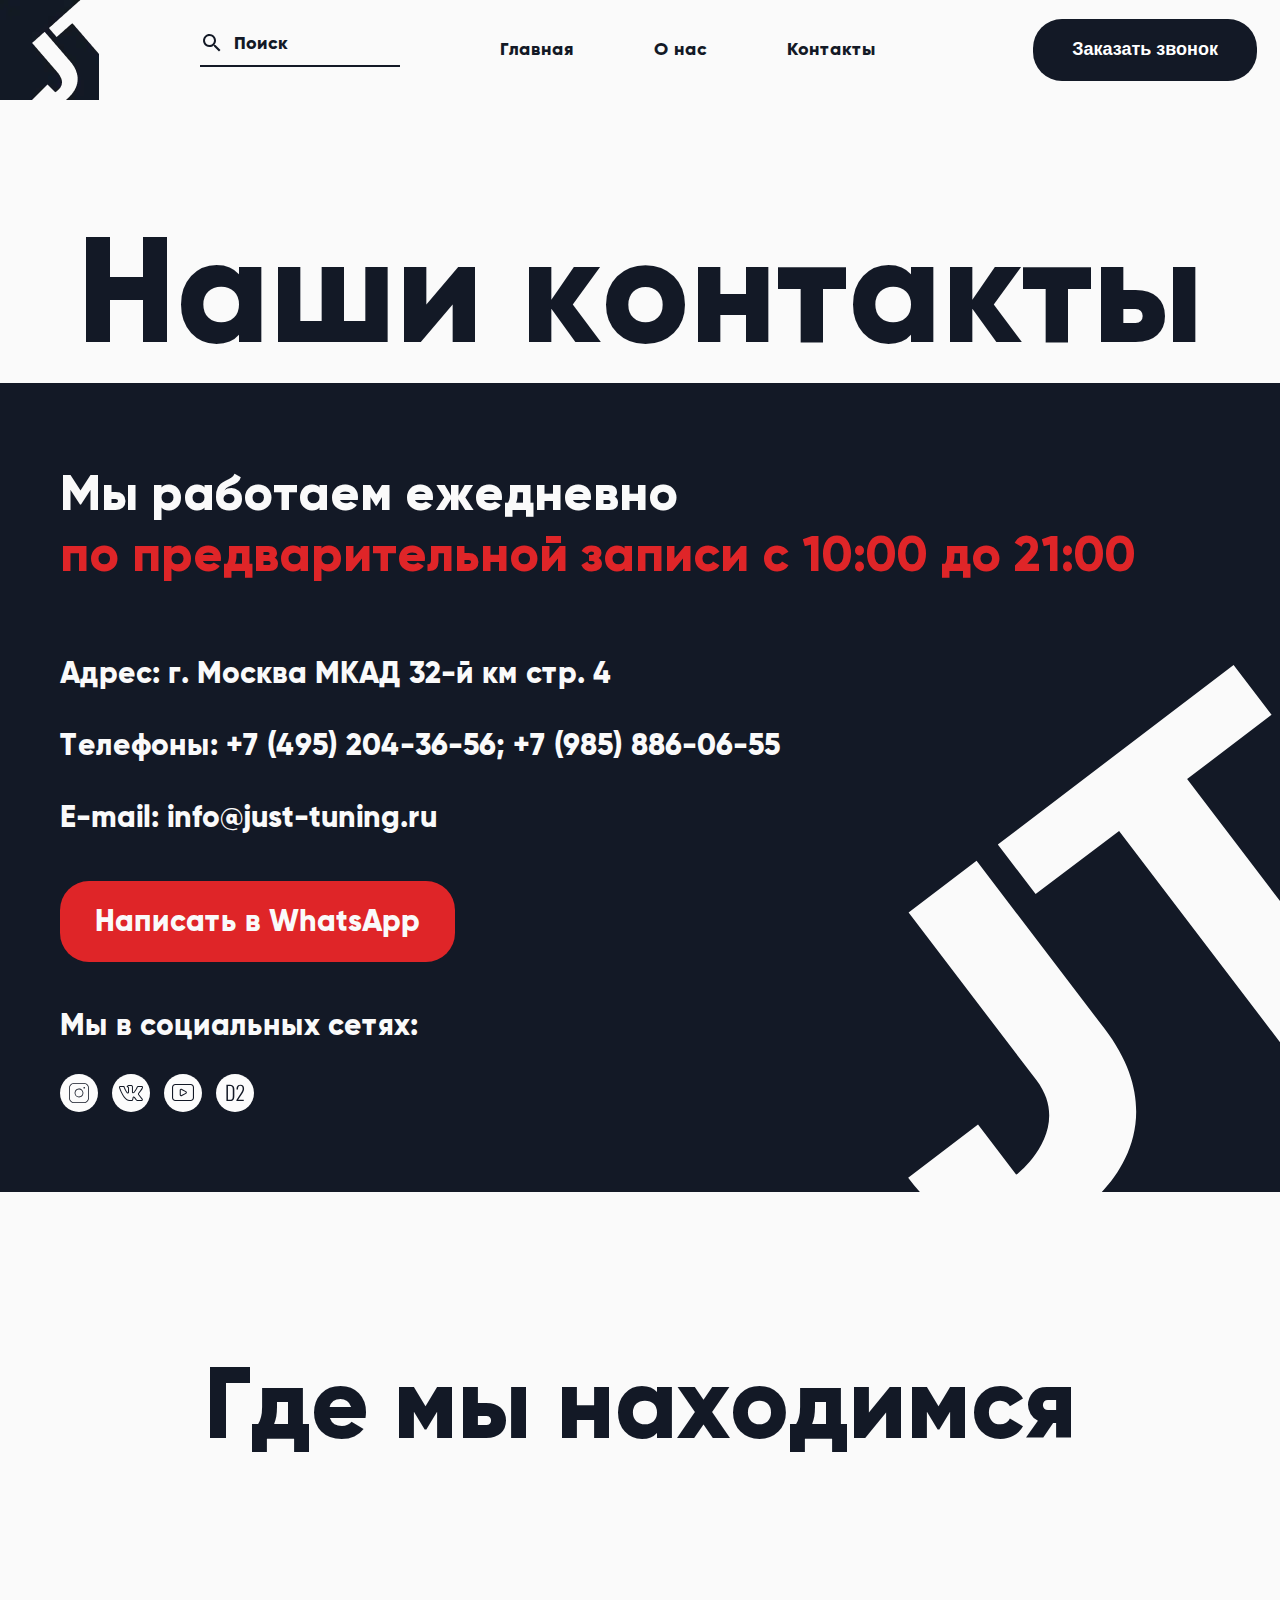
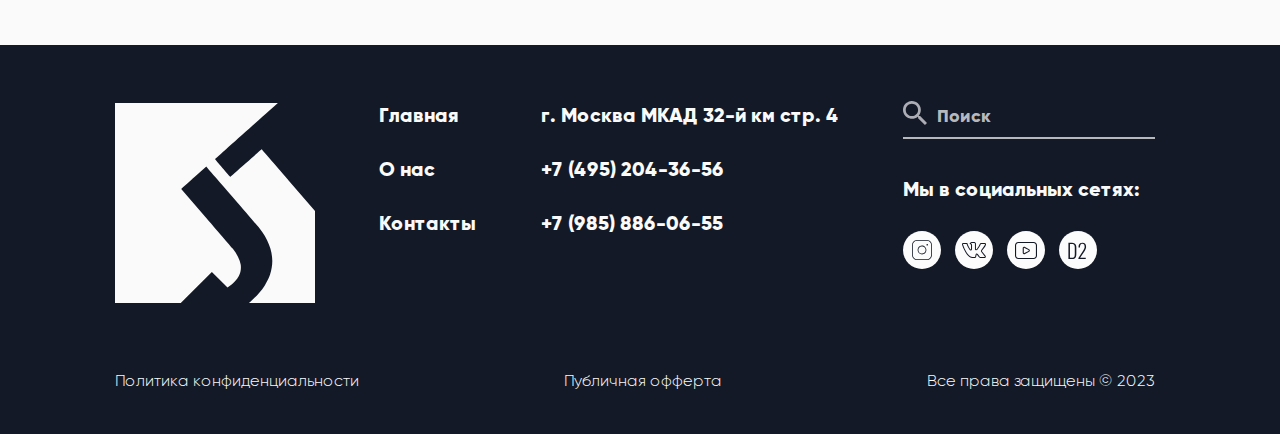
<file: contact.html>
<!DOCTYPE html>
<html lang="ru">
<head>
  <meta charset="UTF-8">
  <meta name="viewport" content="width=device-width, initial-scale=1.0">
  <meta http-equiv="X-UA-Compatible" content="ie=edge">
  <title>JUST-TUNING</title>
  <link rel="stylesheet" href="css/style.css?_v=20230513094002">
</head>

<body>
	<header>
	<div class="container container-big">
		<div class="header-wrapper">
			<div class="header__logo">
				<a href="index.html"><picture><source srcset="img/logo.webp" type="image/webp"><img src="img/logo.png" alt="Логотип"></picture></a>
			</div>

			<div class="search-wrapper search-wrapper--header">
				<form class="form search-form" action="#" method="post">
					<input type="search" name="search" placeholder="Поиск" value="">
					<button type="submit" name="form-submit" value=""></button>
				</form>

				<div class="search-list__wrapper hide">
					<ul class="search-list">
						<li data-value="Шумоизоляция">Шумоизоляция</li>
						<li data-value="Детейлинг">Детейлинг</li>
						<li data-value="Оклейка пленкой">Оклейка пленкой</li>
						<li data-value="Чип-тюнинг">Чип-тюнинг</li>
						<li data-value="Пошив салона">Пошив салона</li>
						<li data-value="Выхлопные системы">Выхлопные системы</li>
						<li data-value="Антихром">Антихром</li>
						<li data-value="Обвесы">Обвесы</li>
						<li data-value="Доработка подвески">Доработка подвески</li>
						<li data-value="Автосвет">Автосвет</li>
						<li data-value="Тонировка">Тонировка</li>
						<li data-value="Мультимедиа системы">Мультимедиа системы</li>
						<li data-value="Колеса">Колеса</li>
						<li data-value="Дооснащение">Дооснащение</li>
						<li data-value="Кодировки">Кодировки</li>
						<li data-value="Тормозные системы">Тормозные системы</li>
						<li data-value="Техническое обслуживание">Техническое обслуживание</li>
						<li data-value="Аудиосистемы">Аудиосистемы</li>
						<li data-value="Установка дополнительного оборудования">Установка дополнительного оборудования</li>
						<li data-value="Реставрация">Реставрация</li>
					</ul>
				</div>
			</div>

			<nav class="header-nav">
				<ul class="header-nav__list">
					<li class="header-nav__item">
						<a href="index.html">Главная</a>
					</li>
					<li class="header-nav__item">
						<a href="about.html">О нас</a>
					</li>
					<li class="header-nav__item">
						<a href="contact.html">Контакты</a>
					</li>
				</ul>
			</nav>

			<button class="button header__button">Заказать звонок</button>

			<a class="header-phone" href="tel:+79858860655">+79858860655</a>

			<div class="header-burger">
				<span></span>
				<span></span>
				<span></span>
			</div>

		</div>
	</div>
</header>

	<main class="body-wrapper">
			<section class="contact">
	<div class="container contact__container">
		<h1 class="contact__title">Наши контакты</h1>
	</div>
	
	<div class="contact__content">
		<div class="container contact__container">
			<P class="contact__content-time">
				Мы работаем ежедневно<br>
				<span>по предварительной записи с 10:00 до 21:00</span>
			</p>

			<div class="contact__content-connect contact__connect">
				<div class="contact__content-text">
					<p>Адрес: г. Москва МКАД 32-й км стр. 4</p>
					<p>Телефоны: <a href="tel:+74952043656">+7 (495) 204-36-56</a>; <a href="tel:+79858860655">+7 (985) 886-06-55</a></p>
					<p>E-mail: <a href="mailto:info@just-tuning.ru">info@just-tuning.ru</a></p>
				</div>
			

				<a class="contact__button" href="https://www.whatsapp.com/">Написать в WhatsApp</a>

				<div class="contact__social">
					<p>Мы в социальных сетях:</p>
					<ul class="footer__search-social footer__social">
						<li class="footer__social-item footer__social-item--insta">
							<a href="#">
								<svg
									width="20"
									height="20"
									viewBox="0 0 20 20"
									fill="none"
									xmlns="http://www.w3.org/2000/svg"
								>
									<path
										d="M10 5.6C9.12976 5.6 8.27907 5.85806 7.55549 6.34153C6.83191 6.82501 6.26796 7.5122 5.93493 8.31619C5.6019 9.12019 5.51477 10.0049 5.68455 10.8584C5.85432 11.7119 6.27338 12.4959 6.88873 13.1113C7.50408 13.7266 8.28809 14.1457 9.1416 14.3155C9.99512 14.4852 10.8798 14.3981 11.6838 14.0651C12.4878 13.732 13.175 13.1681 13.6585 12.4445C14.1419 11.7209 14.4 10.8702 14.4 10C14.3987 8.83345 13.9347 7.71507 13.1098 6.89019C12.2849 6.06532 11.1665 5.60132 10 5.6ZM10 13.6C9.28799 13.6 8.59196 13.3889 7.99995 12.9933C7.40793 12.5977 6.94651 12.0355 6.67403 11.3777C6.40156 10.7198 6.33027 9.99601 6.46917 9.29768C6.60808 8.59934 6.95095 7.95789 7.45442 7.45442C7.95789 6.95095 8.59934 6.60808 9.29768 6.46917C9.99601 6.33027 10.7198 6.40156 11.3777 6.67403C12.0355 6.94651 12.5977 7.40793 12.9933 7.99995C13.3889 8.59196 13.6 9.28799 13.6 10C13.6 10.9548 13.2207 11.8705 12.5456 12.5456C11.8705 13.2207 10.9548 13.6 10 13.6ZM14.8 0H5.2C3.82136 0.00158799 2.49964 0.549953 1.5248 1.5248C0.549953 2.49964 0.00158799 3.82136 0 5.2V14.8C0.00158799 16.1786 0.549953 17.5004 1.5248 18.4752C2.49964 19.45 3.82136 19.9984 5.2 20H14.8C16.1786 19.9984 17.5004 19.45 18.4752 18.4752C19.45 17.5004 19.9984 16.1786 20 14.8V5.2C19.9984 3.82136 19.45 2.49964 18.4752 1.5248C17.5004 0.549953 16.1786 0.00158799 14.8 0ZM19.2 14.8C19.1987 15.9665 18.7347 17.0849 17.9098 17.9098C17.0849 18.7347 15.9665 19.1987 14.8 19.2H5.2C4.03345 19.1987 2.91507 18.7347 2.09019 17.9098C1.26532 17.0849 0.801323 15.9665 0.8 14.8V5.2C0.801323 4.03345 1.26532 2.91507 2.09019 2.09019C2.91507 1.26532 4.03345 0.801323 5.2 0.8H14.8C15.9665 0.801323 17.0849 1.26532 17.9098 2.09019C18.7347 2.91507 19.1987 4.03345 19.2 5.2V14.8ZM16 4.8C16 4.95823 15.9531 5.1129 15.8652 5.24446C15.7773 5.37602 15.6523 5.47855 15.5061 5.5391C15.36 5.59965 15.1991 5.6155 15.0439 5.58463C14.8887 5.55376 14.7462 5.47757 14.6343 5.36569C14.5224 5.2538 14.4462 5.11126 14.4154 4.95607C14.3845 4.80089 14.4003 4.64003 14.4609 4.49385C14.5214 4.34767 14.624 4.22273 14.7555 4.13482C14.8871 4.04692 15.0418 4 15.2 4C15.4122 4 15.6157 4.08429 15.7657 4.23431C15.9157 4.38434 16 4.58783 16 4.8Z"
										fill="#131926"
									/>
								</svg>
							</a>
						</li>
						<li class="footer__social-item footer__social-item--vk">
							<a href="#">
								<svg
									width="24"
									height="16"
									viewBox="0 0 24 16"
									fill="none"
									xmlns="http://www.w3.org/2000/svg"
								>
									<path
										d="M0 2.20118C0 1.30178 0.616601 0.946746 1.37549 0.899408L4.90909 0.923077C5.12253 0.923077 5.31225 1.06509 5.3834 1.27811C6.18972 3.88166 7.18577 5.49112 8.37154 7.31361C8.44269 7.45562 8.56126 7.52663 8.67984 7.52663C8.7747 7.52663 8.86957 7.47929 8.94071 7.36095L9.01186 7.10059L9.03557 3.00592C9.03557 2.4142 8.75099 2.31953 8.08696 2.22485C7.82609 2.17751 7.66008 1.94083 7.66008 1.70414C7.66008 1.6568 7.66008 1.60947 7.68379 1.56213C8.01581 0.544379 9.05929 0.0236686 10.5296 0.0236686L11.8577 0C12.9486 0 13.9447 0.473373 13.9447 1.86982V7.2426C14.0395 7.31361 14.1344 7.36095 14.253 7.36095C14.4427 7.36095 14.6798 7.2426 14.8696 6.93491C16.1028 5.2071 17.502 3.14793 17.6917 2.05917C17.6917 2.01183 17.7154 1.98817 17.7391 1.94083C18 1.42012 18.664 1.06509 18.9486 0.970414C18.996 0.946746 19.0672 0.923077 19.1621 0.923077H22.8379L23.0751 0.946746C23.4308 0.946746 23.6917 1.18343 23.8103 1.39645C24.0237 1.72781 23.9763 2.08284 24 2.22485V2.39053C23.6443 4.54438 21.1779 6.95858 20.1344 8.52071C19.9921 8.71006 19.9209 8.87574 19.9209 9.04142C19.9209 9.18343 19.9921 9.32544 20.1107 9.46746L23.5731 13.8225C23.7628 14.0828 23.8577 14.3905 23.8577 14.6509C23.8577 15.432 23.1225 15.8817 22.4111 15.9527L22.0079 15.9763H18.4032C18.332 15.9763 18.2846 16 18.2134 16C17.8103 16 17.4783 15.787 17.2411 15.5503C16.4822 14.6272 15.747 13.6805 15.0119 12.7574C14.8696 12.568 14.8221 12.5444 14.6798 12.4497C14.5138 13.1361 14.3715 13.8462 14.2055 14.5562L14.1344 14.9586C14.0158 15.3846 13.7075 15.8343 13.1383 15.9527L12.8063 15.9763H10.4822C6.37945 15.9763 2.70356 10.1538 0.118577 2.88757C0.0474308 2.69822 0 2.43787 0 2.20118ZM14.253 8.33136C13.6364 8.33136 12.9486 7.97633 12.9486 7.31361V1.86982C12.9486 1.23077 12.664 0.994083 11.8814 0.994083L10.5296 1.04142C9.77075 1.04142 9.34387 1.15976 8.98814 1.39645C9.5336 1.6568 10.0316 2.01183 10.0316 3.00592V7.1716C9.96047 8 9.27273 8.54438 8.6087 8.54438C8.1581 8.54438 7.75494 8.28402 7.51779 7.85799C6.45059 6.24852 5.54941 4.73373 4.7668 2.55621L4.55336 1.94083L1.39921 1.91716C0.972332 1.91716 1.01976 1.94083 1.01976 2.15385C1.01976 2.29586 1.04348 2.48521 1.06719 2.60355L1.56522 3.92899C4.1502 10.6035 7.39921 14.9822 10.4822 14.9822H12.8538C13.1858 14.9822 13.1621 14.5799 13.2332 14.3432L13.6838 12.2604C13.7787 12.0473 13.8498 11.858 14.0158 11.6923C14.2055 11.503 14.419 11.432 14.6324 11.432C15.083 11.432 15.5099 11.787 15.7945 12.1183L17.8103 14.6746C17.9763 14.9349 18.1186 14.9822 18.2134 14.9822H22.1265C22.5059 14.9822 22.8379 14.8639 22.8379 14.6272C22.8379 14.5562 22.8142 14.4615 22.7668 14.3905L19.3281 10.1065C19.0435 9.75148 18.9249 9.39645 18.9249 9.04142C18.9249 8.66272 19.0672 8.28402 19.3043 7.95266C20.3004 6.46154 22.4348 4.33136 22.9328 2.57988L23.004 2.27219C22.9802 2.15385 22.9802 2.05917 22.9565 1.94083H19.2332C18.996 2.0355 18.8063 2.17751 18.664 2.36686L18.5217 2.81657C17.9763 4.33136 16.4822 6.4142 15.415 7.85799C15.0593 8.18935 14.6561 8.33136 14.253 8.33136Z"
										fill="#131926"
									/>
								</svg>
							</a>
						</li>
						<li class="footer__social-item footer__social-item--youtube">
							<a href="#">
								<svg
									width="22"
									height="17"
									viewBox="0 0 22 17"
									fill="none"
									xmlns="http://www.w3.org/2000/svg"
								>
									<path
										d="M14.0712 7.19844L10.0364 4.95444C9.7995 4.8227 9.53091 4.75346 9.25755 4.75365C8.9842 4.75384 8.71571 4.82347 8.47901 4.95554C8.24232 5.08762 8.04574 5.27749 7.90901 5.50612C7.77228 5.73475 7.7002 5.99409 7.7 6.25813V10.744C7.6967 11.2816 7.9937 11.7789 8.4766 12.0445C8.71336 12.1781 8.98256 12.2487 9.25675 12.249C9.53095 12.2494 9.80035 12.1796 10.0375 12.0466L14.0712 9.80262C14.3082 9.67105 14.505 9.48144 14.6419 9.25292C14.7788 9.02441 14.8508 8.76507 14.8508 8.50106C14.8508 8.23706 14.7788 7.97772 14.6419 7.7492C14.505 7.52069 14.3082 7.33108 14.0712 7.1995V7.19844ZM13.5212 8.87931L9.4886 11.1244C9.41872 11.164 9.33917 11.1849 9.25815 11.1849C9.17713 11.1849 9.09758 11.164 9.0277 11.1244C8.95777 11.0861 8.89975 11.0305 8.8597 10.9632C8.81965 10.8959 8.79903 10.8195 8.8 10.7419V6.25813C8.79923 6.1807 8.81994 6.10448 8.85998 6.0374C8.90002 5.97032 8.95794 5.91483 9.0277 5.87669C9.09697 5.83596 9.17651 5.81442 9.2576 5.81442C9.33869 5.81442 9.41823 5.83596 9.4875 5.87669L13.5212 8.12175C13.5908 8.1597 13.6486 8.21482 13.6889 8.28146C13.7292 8.34811 13.7504 8.42389 13.7504 8.50106C13.7504 8.57823 13.7292 8.65402 13.6889 8.72066C13.6486 8.78731 13.5908 8.84136 13.5212 8.87931ZM18.7 0H3.3C2.42505 0.000843853 1.58619 0.33694 0.967513 0.934529C0.348832 1.53212 0.000873637 2.34238 0 3.1875V13.8125C0.000873637 14.6576 0.348832 15.4679 0.967513 16.0655C1.58619 16.6631 2.42505 16.9992 3.3 17H18.7C19.5749 16.9992 20.4138 16.6631 21.0325 16.0655C21.6512 15.4679 21.9991 14.6576 22 13.8125V3.1875C21.9991 2.34238 21.6512 1.53212 21.0325 0.934529C20.4138 0.33694 19.5749 0.000843853 18.7 0ZM20.9 13.8125C20.8991 14.3758 20.6671 14.9158 20.2547 15.3142C19.8423 15.7125 19.2832 15.9367 18.7 15.9375H3.3C2.71679 15.9367 2.15772 15.7125 1.74533 15.3142C1.33294 14.9158 1.10087 14.3758 1.1 13.8125V3.1875C1.10087 2.62417 1.33294 2.08416 1.74533 1.68583C2.15772 1.2875 2.71679 1.06334 3.3 1.0625H18.7C19.2832 1.06334 19.8423 1.2875 20.2547 1.68583C20.6671 2.08416 20.8991 2.62417 20.9 3.1875V13.8125Z"
										fill="#131926"
									/>
								</svg>
							</a>
						</li>
						<li class="footer__social-item footer__social-item--d2">
							<a href="#">
								<svg
									width="19"
									height="17"
									viewBox="0 0 19 17"
									fill="none"
									xmlns="http://www.w3.org/2000/svg"
								>
									<path
										d="M0.419922 17V0.799999H3.93992C5.07326 0.799999 5.95326 0.999999 6.57992 1.4C7.21992 1.78667 7.67326 2.34 7.93992 3.06C8.20659 3.78 8.33992 4.61333 8.33992 5.56V12C8.33992 13 8.20659 13.88 7.93992 14.64C7.67326 15.3867 7.23326 15.9667 6.61992 16.38C6.00659 16.7933 5.15992 17 4.07992 17H0.419922ZM1.93992 15.86H3.97992C4.83326 15.86 5.45992 15.6867 5.85992 15.34C6.25992 14.98 6.51326 14.4933 6.61992 13.88C6.72659 13.2533 6.77992 12.5467 6.77992 11.76V5.72C6.77992 4.90667 6.70659 4.22667 6.55992 3.68C6.42659 3.12 6.15326 2.7 5.73992 2.42C5.33992 2.12667 4.73326 1.98 3.91992 1.98H1.93992V15.86Z"
										fill="#131926"
									/>
									<path
										d="M10.4096 17V15.92L14.7696 9.24C15.0896 8.74667 15.3896 8.27333 15.6696 7.82C15.9496 7.35333 16.1763 6.86667 16.3496 6.36C16.5363 5.85333 16.6296 5.28 16.6296 4.64C16.6296 3.77333 16.4496 3.09333 16.0896 2.6C15.7429 2.10667 15.2029 1.86 14.4696 1.86C13.8163 1.86 13.3096 2.00667 12.9496 2.3C12.5896 2.59333 12.3363 3 12.1896 3.52C12.0563 4.02667 11.9896 4.6 11.9896 5.24V5.6H10.5296V5.2C10.5296 4.2 10.6629 3.36667 10.9296 2.7C11.1963 2.02 11.6096 1.50667 12.1696 1.16C12.7429 0.813332 13.4896 0.639999 14.4096 0.639999C15.6363 0.639999 16.5563 1.00667 17.1696 1.74C17.7829 2.46 18.0896 3.46667 18.0896 4.76C18.0896 5.41333 17.9963 6.01333 17.8096 6.56C17.6229 7.10667 17.3829 7.63333 17.0896 8.14C16.7963 8.63333 16.4896 9.13333 16.1696 9.64L12.1296 15.76H17.7496V17H10.4096Z"
										fill="#131926"
									/>
								</svg>
							</a>
						</li>
					</ul>
							</li>
						</ul>
				</div>
			</div>
		</div>
	</div>
</section>

			<section class="map">
	<h2>Где мы находимся</h2>
	<script type="text/javascript" charset="utf-8" async src="https://api-maps.yandex.ru/services/constructor/1.0/js/?um=constructor%3A1f4eb551d9d88c2eff4ecde533ee116b84afff85ae8105aa963c5d710fae3072&amp;width=100%25&amp;height=648&amp;lang=ru_RU&amp;scroll=true&_v=20230513094002" defer></script>
</section>

			<div class="header__burger-menu burger-menu">
	<div class="burger-menu__wrapper">
		<div class="burger-menu__top">
			<div class="search-wrapper search-wrapper--header">
				<form class="form search-form" action="#" method="post">
					<input type="search" name="search" placeholder="Поиск" value="">
					<button type="submit" name="form-submit" value=""></button>
				</form>
				<div class="search-list__wrapper hide">
					<ul class="search-list">
						<li data-value="Шумоизоляция">Шумоизоляция</li>
						<li data-value="Детейлинг">Детейлинг</li>
						<li data-value="Оклейка пленкой">Оклейка пленкой</li>
						<li data-value="Чип-тюнинг">Чип-тюнинг</li>
						<li data-value="Пошив салона">Пошив салона</li>
						<li data-value="Выхлопные системы">Выхлопные системы</li>
						<li data-value="Антихром">Антихром</li>
						<li data-value="Обвесы">Обвесы</li>
						<li data-value="Доработка подвески">Доработка подвески</li>
						<li data-value="Автосвет">Автосвет</li>
						<li data-value="Тонировка">Тонировка</li>
						<li data-value="Мультимедиа системы">Мультимедиа системы</li>
						<li data-value="Колеса">Колеса</li>
						<li data-value="Дооснащение">Дооснащение</li>
						<li data-value="Кодировки">Кодировки</li>
						<li data-value="Тормозные системы">Тормозные системы</li>
						<li data-value="Техническое обслуживание">Техническое обслуживание</li>
						<li data-value="Аудиосистемы">Аудиосистемы</li>
						<li data-value="Установка дополнительного оборудования">Установка дополнительного оборудования</li>
						<li data-value="Реставрация">Реставрация</li>
					</ul>
				</div>
			</div>
			<div class="burger-menu__close">
				<span></span>
				<span></span>
			</div>
		</div>
		<nav class="header-nav  burger-menu__nav">
			<ul class="header-nav__list">
				<li class="header-nav__item">
					<a href="index.html">Главная</a>
				</li>
				<li class="header-nav__item">
					<a href="about.html">О нас</a>
				</li>
				<li class="header-nav__item">
					<a href="contact.html">Контакты</a>
				</li>
			</ul>
		</nav>
		
		<div class="header-menu__bottom">
			<p>Мы в социальных сетях:</p>
			<ul class="footer__search-social footer__social">
				<li class="footer__social-item footer__social-item--insta">
					<a href="#">
						<svg
							width="20"
							height="20"
							viewBox="0 0 20 20"
							fill="none"
							xmlns="http://www.w3.org/2000/svg"
						>
							<path
								d="M10 5.6C9.12976 5.6 8.27907 5.85806 7.55549 6.34153C6.83191 6.82501 6.26796 7.5122 5.93493 8.31619C5.6019 9.12019 5.51477 10.0049 5.68455 10.8584C5.85432 11.7119 6.27338 12.4959 6.88873 13.1113C7.50408 13.7266 8.28809 14.1457 9.1416 14.3155C9.99512 14.4852 10.8798 14.3981 11.6838 14.0651C12.4878 13.732 13.175 13.1681 13.6585 12.4445C14.1419 11.7209 14.4 10.8702 14.4 10C14.3987 8.83345 13.9347 7.71507 13.1098 6.89019C12.2849 6.06532 11.1665 5.60132 10 5.6ZM10 13.6C9.28799 13.6 8.59196 13.3889 7.99995 12.9933C7.40793 12.5977 6.94651 12.0355 6.67403 11.3777C6.40156 10.7198 6.33027 9.99601 6.46917 9.29768C6.60808 8.59934 6.95095 7.95789 7.45442 7.45442C7.95789 6.95095 8.59934 6.60808 9.29768 6.46917C9.99601 6.33027 10.7198 6.40156 11.3777 6.67403C12.0355 6.94651 12.5977 7.40793 12.9933 7.99995C13.3889 8.59196 13.6 9.28799 13.6 10C13.6 10.9548 13.2207 11.8705 12.5456 12.5456C11.8705 13.2207 10.9548 13.6 10 13.6ZM14.8 0H5.2C3.82136 0.00158799 2.49964 0.549953 1.5248 1.5248C0.549953 2.49964 0.00158799 3.82136 0 5.2V14.8C0.00158799 16.1786 0.549953 17.5004 1.5248 18.4752C2.49964 19.45 3.82136 19.9984 5.2 20H14.8C16.1786 19.9984 17.5004 19.45 18.4752 18.4752C19.45 17.5004 19.9984 16.1786 20 14.8V5.2C19.9984 3.82136 19.45 2.49964 18.4752 1.5248C17.5004 0.549953 16.1786 0.00158799 14.8 0ZM19.2 14.8C19.1987 15.9665 18.7347 17.0849 17.9098 17.9098C17.0849 18.7347 15.9665 19.1987 14.8 19.2H5.2C4.03345 19.1987 2.91507 18.7347 2.09019 17.9098C1.26532 17.0849 0.801323 15.9665 0.8 14.8V5.2C0.801323 4.03345 1.26532 2.91507 2.09019 2.09019C2.91507 1.26532 4.03345 0.801323 5.2 0.8H14.8C15.9665 0.801323 17.0849 1.26532 17.9098 2.09019C18.7347 2.91507 19.1987 4.03345 19.2 5.2V14.8ZM16 4.8C16 4.95823 15.9531 5.1129 15.8652 5.24446C15.7773 5.37602 15.6523 5.47855 15.5061 5.5391C15.36 5.59965 15.1991 5.6155 15.0439 5.58463C14.8887 5.55376 14.7462 5.47757 14.6343 5.36569C14.5224 5.2538 14.4462 5.11126 14.4154 4.95607C14.3845 4.80089 14.4003 4.64003 14.4609 4.49385C14.5214 4.34767 14.624 4.22273 14.7555 4.13482C14.8871 4.04692 15.0418 4 15.2 4C15.4122 4 15.6157 4.08429 15.7657 4.23431C15.9157 4.38434 16 4.58783 16 4.8Z"
								fill="#131926"
							/>
						</svg>
					</a>
				</li>
				<li class="footer__social-item footer__social-item--vk">
					<a href="#">
						<svg
							width="24"
							height="16"
							viewBox="0 0 24 16"
							fill="none"
							xmlns="http://www.w3.org/2000/svg"
						>
							<path
								d="M0 2.20118C0 1.30178 0.616601 0.946746 1.37549 0.899408L4.90909 0.923077C5.12253 0.923077 5.31225 1.06509 5.3834 1.27811C6.18972 3.88166 7.18577 5.49112 8.37154 7.31361C8.44269 7.45562 8.56126 7.52663 8.67984 7.52663C8.7747 7.52663 8.86957 7.47929 8.94071 7.36095L9.01186 7.10059L9.03557 3.00592C9.03557 2.4142 8.75099 2.31953 8.08696 2.22485C7.82609 2.17751 7.66008 1.94083 7.66008 1.70414C7.66008 1.6568 7.66008 1.60947 7.68379 1.56213C8.01581 0.544379 9.05929 0.0236686 10.5296 0.0236686L11.8577 0C12.9486 0 13.9447 0.473373 13.9447 1.86982V7.2426C14.0395 7.31361 14.1344 7.36095 14.253 7.36095C14.4427 7.36095 14.6798 7.2426 14.8696 6.93491C16.1028 5.2071 17.502 3.14793 17.6917 2.05917C17.6917 2.01183 17.7154 1.98817 17.7391 1.94083C18 1.42012 18.664 1.06509 18.9486 0.970414C18.996 0.946746 19.0672 0.923077 19.1621 0.923077H22.8379L23.0751 0.946746C23.4308 0.946746 23.6917 1.18343 23.8103 1.39645C24.0237 1.72781 23.9763 2.08284 24 2.22485V2.39053C23.6443 4.54438 21.1779 6.95858 20.1344 8.52071C19.9921 8.71006 19.9209 8.87574 19.9209 9.04142C19.9209 9.18343 19.9921 9.32544 20.1107 9.46746L23.5731 13.8225C23.7628 14.0828 23.8577 14.3905 23.8577 14.6509C23.8577 15.432 23.1225 15.8817 22.4111 15.9527L22.0079 15.9763H18.4032C18.332 15.9763 18.2846 16 18.2134 16C17.8103 16 17.4783 15.787 17.2411 15.5503C16.4822 14.6272 15.747 13.6805 15.0119 12.7574C14.8696 12.568 14.8221 12.5444 14.6798 12.4497C14.5138 13.1361 14.3715 13.8462 14.2055 14.5562L14.1344 14.9586C14.0158 15.3846 13.7075 15.8343 13.1383 15.9527L12.8063 15.9763H10.4822C6.37945 15.9763 2.70356 10.1538 0.118577 2.88757C0.0474308 2.69822 0 2.43787 0 2.20118ZM14.253 8.33136C13.6364 8.33136 12.9486 7.97633 12.9486 7.31361V1.86982C12.9486 1.23077 12.664 0.994083 11.8814 0.994083L10.5296 1.04142C9.77075 1.04142 9.34387 1.15976 8.98814 1.39645C9.5336 1.6568 10.0316 2.01183 10.0316 3.00592V7.1716C9.96047 8 9.27273 8.54438 8.6087 8.54438C8.1581 8.54438 7.75494 8.28402 7.51779 7.85799C6.45059 6.24852 5.54941 4.73373 4.7668 2.55621L4.55336 1.94083L1.39921 1.91716C0.972332 1.91716 1.01976 1.94083 1.01976 2.15385C1.01976 2.29586 1.04348 2.48521 1.06719 2.60355L1.56522 3.92899C4.1502 10.6035 7.39921 14.9822 10.4822 14.9822H12.8538C13.1858 14.9822 13.1621 14.5799 13.2332 14.3432L13.6838 12.2604C13.7787 12.0473 13.8498 11.858 14.0158 11.6923C14.2055 11.503 14.419 11.432 14.6324 11.432C15.083 11.432 15.5099 11.787 15.7945 12.1183L17.8103 14.6746C17.9763 14.9349 18.1186 14.9822 18.2134 14.9822H22.1265C22.5059 14.9822 22.8379 14.8639 22.8379 14.6272C22.8379 14.5562 22.8142 14.4615 22.7668 14.3905L19.3281 10.1065C19.0435 9.75148 18.9249 9.39645 18.9249 9.04142C18.9249 8.66272 19.0672 8.28402 19.3043 7.95266C20.3004 6.46154 22.4348 4.33136 22.9328 2.57988L23.004 2.27219C22.9802 2.15385 22.9802 2.05917 22.9565 1.94083H19.2332C18.996 2.0355 18.8063 2.17751 18.664 2.36686L18.5217 2.81657C17.9763 4.33136 16.4822 6.4142 15.415 7.85799C15.0593 8.18935 14.6561 8.33136 14.253 8.33136Z"
								fill="#131926"
							/>
						</svg>
					</a>
				</li>
				<li class="footer__social-item footer__social-item--youtube">
					<a href="#">
						<svg
							width="22"
							height="17"
							viewBox="0 0 22 17"
							fill="none"
							xmlns="http://www.w3.org/2000/svg"
						>
							<path
								d="M14.0712 7.19844L10.0364 4.95444C9.7995 4.8227 9.53091 4.75346 9.25755 4.75365C8.9842 4.75384 8.71571 4.82347 8.47901 4.95554C8.24232 5.08762 8.04574 5.27749 7.90901 5.50612C7.77228 5.73475 7.7002 5.99409 7.7 6.25813V10.744C7.6967 11.2816 7.9937 11.7789 8.4766 12.0445C8.71336 12.1781 8.98256 12.2487 9.25675 12.249C9.53095 12.2494 9.80035 12.1796 10.0375 12.0466L14.0712 9.80262C14.3082 9.67105 14.505 9.48144 14.6419 9.25292C14.7788 9.02441 14.8508 8.76507 14.8508 8.50106C14.8508 8.23706 14.7788 7.97772 14.6419 7.7492C14.505 7.52069 14.3082 7.33108 14.0712 7.1995V7.19844ZM13.5212 8.87931L9.4886 11.1244C9.41872 11.164 9.33917 11.1849 9.25815 11.1849C9.17713 11.1849 9.09758 11.164 9.0277 11.1244C8.95777 11.0861 8.89975 11.0305 8.8597 10.9632C8.81965 10.8959 8.79903 10.8195 8.8 10.7419V6.25813C8.79923 6.1807 8.81994 6.10448 8.85998 6.0374C8.90002 5.97032 8.95794 5.91483 9.0277 5.87669C9.09697 5.83596 9.17651 5.81442 9.2576 5.81442C9.33869 5.81442 9.41823 5.83596 9.4875 5.87669L13.5212 8.12175C13.5908 8.1597 13.6486 8.21482 13.6889 8.28146C13.7292 8.34811 13.7504 8.42389 13.7504 8.50106C13.7504 8.57823 13.7292 8.65402 13.6889 8.72066C13.6486 8.78731 13.5908 8.84136 13.5212 8.87931ZM18.7 0H3.3C2.42505 0.000843853 1.58619 0.33694 0.967513 0.934529C0.348832 1.53212 0.000873637 2.34238 0 3.1875V13.8125C0.000873637 14.6576 0.348832 15.4679 0.967513 16.0655C1.58619 16.6631 2.42505 16.9992 3.3 17H18.7C19.5749 16.9992 20.4138 16.6631 21.0325 16.0655C21.6512 15.4679 21.9991 14.6576 22 13.8125V3.1875C21.9991 2.34238 21.6512 1.53212 21.0325 0.934529C20.4138 0.33694 19.5749 0.000843853 18.7 0ZM20.9 13.8125C20.8991 14.3758 20.6671 14.9158 20.2547 15.3142C19.8423 15.7125 19.2832 15.9367 18.7 15.9375H3.3C2.71679 15.9367 2.15772 15.7125 1.74533 15.3142C1.33294 14.9158 1.10087 14.3758 1.1 13.8125V3.1875C1.10087 2.62417 1.33294 2.08416 1.74533 1.68583C2.15772 1.2875 2.71679 1.06334 3.3 1.0625H18.7C19.2832 1.06334 19.8423 1.2875 20.2547 1.68583C20.6671 2.08416 20.8991 2.62417 20.9 3.1875V13.8125Z"
								fill="#131926"
							/>
						</svg>
					</a>
				</li>
				<li class="footer__social-item footer__social-item--d2">
					<a href="#">
						<svg
							width="19"
							height="17"
							viewBox="0 0 19 17"
							fill="none"
							xmlns="http://www.w3.org/2000/svg"
						>
							<path
								d="M0.419922 17V0.799999H3.93992C5.07326 0.799999 5.95326 0.999999 6.57992 1.4C7.21992 1.78667 7.67326 2.34 7.93992 3.06C8.20659 3.78 8.33992 4.61333 8.33992 5.56V12C8.33992 13 8.20659 13.88 7.93992 14.64C7.67326 15.3867 7.23326 15.9667 6.61992 16.38C6.00659 16.7933 5.15992 17 4.07992 17H0.419922ZM1.93992 15.86H3.97992C4.83326 15.86 5.45992 15.6867 5.85992 15.34C6.25992 14.98 6.51326 14.4933 6.61992 13.88C6.72659 13.2533 6.77992 12.5467 6.77992 11.76V5.72C6.77992 4.90667 6.70659 4.22667 6.55992 3.68C6.42659 3.12 6.15326 2.7 5.73992 2.42C5.33992 2.12667 4.73326 1.98 3.91992 1.98H1.93992V15.86Z"
								fill="#131926"
							/>
							<path
								d="M10.4096 17V15.92L14.7696 9.24C15.0896 8.74667 15.3896 8.27333 15.6696 7.82C15.9496 7.35333 16.1763 6.86667 16.3496 6.36C16.5363 5.85333 16.6296 5.28 16.6296 4.64C16.6296 3.77333 16.4496 3.09333 16.0896 2.6C15.7429 2.10667 15.2029 1.86 14.4696 1.86C13.8163 1.86 13.3096 2.00667 12.9496 2.3C12.5896 2.59333 12.3363 3 12.1896 3.52C12.0563 4.02667 11.9896 4.6 11.9896 5.24V5.6H10.5296V5.2C10.5296 4.2 10.6629 3.36667 10.9296 2.7C11.1963 2.02 11.6096 1.50667 12.1696 1.16C12.7429 0.813332 13.4896 0.639999 14.4096 0.639999C15.6363 0.639999 16.5563 1.00667 17.1696 1.74C17.7829 2.46 18.0896 3.46667 18.0896 4.76C18.0896 5.41333 17.9963 6.01333 17.8096 6.56C17.6229 7.10667 17.3829 7.63333 17.0896 8.14C16.7963 8.63333 16.4896 9.13333 16.1696 9.64L12.1296 15.76H17.7496V17H10.4096Z"
								fill="#131926"
							/>
						</svg>
					</a>
				</li>
			</ul>
		</div>
	</div>
</div>
			<div class="modal hide">
	<div class="modal-wrapper">
	<div class="modal-content">
			<div class="container">
				<div class="modal-close">
					<span></span>
					<span></span>
				</div>
				<p>Оставьте заявку и мы подберём оптимальный вариант под необходимые задачи</p>
				<form class="form modal-form" action="#" method="post">
					<input type="text" placeholder="Ваше имя" name="name">
					<input type="tel" placeholder="+ 7 (953) 567-34-56" name="name">
					<button class="button" type="submit">Отправить заявку</button>
				</form>
				<p>Или свяжитесь самостоятельно по номеру</p>
				<span>+7 (495) 204-36-56 или +7&nbsp;(985)&nbsp;886-06-55</span>
			</div>
		</div>
	</div>
</div>
		</main>
		<footer>
  <div class="container">
    <div class="footer__top">
      <div class="footer__top-logo">
        <img src="img/footer/logo.svg" alt="Логотип" />
      </div>

      <ul class="footer__nav">
        <li><a href="">Главная</a></li>
        <li><a href="">О нас</a></li>
        <li><a href="">Контакты</a></li>
      </ul>

      <ul class="footer__content">
        <li>г. Москва МКАД 32-й км стр. 4</li>

        <li>
          <a href="tel:+74952043656">+7 (495) 204-36-56</a>
        </li>
        <li>
          <a href="tel:+79858860655">+7 (985) 886-06-55</a>
        </li>
      </ul>

      <ul class="footer__search">
        <li>
          <form
            class="form search-form search-form--footer"
            action="#"
            method="post"
          >
            <input type="search" name="search" placeholder="Поиск" />
            <button type="submit" name="form-submit" value=""></button>
          </form>
        </li>
        <li>
          <p>Мы в социальных сетях:</p>
          <ul class="footer__search-social footer__social">
            <li class="footer__social-item footer__social-item--insta">
              <a href="#">
                <svg
                  width="20"
                  height="20"
                  viewBox="0 0 20 20"
                  fill="none"
                  xmlns="http://www.w3.org/2000/svg"
                >
                  <path
                    d="M10 5.6C9.12976 5.6 8.27907 5.85806 7.55549 6.34153C6.83191 6.82501 6.26796 7.5122 5.93493 8.31619C5.6019 9.12019 5.51477 10.0049 5.68455 10.8584C5.85432 11.7119 6.27338 12.4959 6.88873 13.1113C7.50408 13.7266 8.28809 14.1457 9.1416 14.3155C9.99512 14.4852 10.8798 14.3981 11.6838 14.0651C12.4878 13.732 13.175 13.1681 13.6585 12.4445C14.1419 11.7209 14.4 10.8702 14.4 10C14.3987 8.83345 13.9347 7.71507 13.1098 6.89019C12.2849 6.06532 11.1665 5.60132 10 5.6ZM10 13.6C9.28799 13.6 8.59196 13.3889 7.99995 12.9933C7.40793 12.5977 6.94651 12.0355 6.67403 11.3777C6.40156 10.7198 6.33027 9.99601 6.46917 9.29768C6.60808 8.59934 6.95095 7.95789 7.45442 7.45442C7.95789 6.95095 8.59934 6.60808 9.29768 6.46917C9.99601 6.33027 10.7198 6.40156 11.3777 6.67403C12.0355 6.94651 12.5977 7.40793 12.9933 7.99995C13.3889 8.59196 13.6 9.28799 13.6 10C13.6 10.9548 13.2207 11.8705 12.5456 12.5456C11.8705 13.2207 10.9548 13.6 10 13.6ZM14.8 0H5.2C3.82136 0.00158799 2.49964 0.549953 1.5248 1.5248C0.549953 2.49964 0.00158799 3.82136 0 5.2V14.8C0.00158799 16.1786 0.549953 17.5004 1.5248 18.4752C2.49964 19.45 3.82136 19.9984 5.2 20H14.8C16.1786 19.9984 17.5004 19.45 18.4752 18.4752C19.45 17.5004 19.9984 16.1786 20 14.8V5.2C19.9984 3.82136 19.45 2.49964 18.4752 1.5248C17.5004 0.549953 16.1786 0.00158799 14.8 0ZM19.2 14.8C19.1987 15.9665 18.7347 17.0849 17.9098 17.9098C17.0849 18.7347 15.9665 19.1987 14.8 19.2H5.2C4.03345 19.1987 2.91507 18.7347 2.09019 17.9098C1.26532 17.0849 0.801323 15.9665 0.8 14.8V5.2C0.801323 4.03345 1.26532 2.91507 2.09019 2.09019C2.91507 1.26532 4.03345 0.801323 5.2 0.8H14.8C15.9665 0.801323 17.0849 1.26532 17.9098 2.09019C18.7347 2.91507 19.1987 4.03345 19.2 5.2V14.8ZM16 4.8C16 4.95823 15.9531 5.1129 15.8652 5.24446C15.7773 5.37602 15.6523 5.47855 15.5061 5.5391C15.36 5.59965 15.1991 5.6155 15.0439 5.58463C14.8887 5.55376 14.7462 5.47757 14.6343 5.36569C14.5224 5.2538 14.4462 5.11126 14.4154 4.95607C14.3845 4.80089 14.4003 4.64003 14.4609 4.49385C14.5214 4.34767 14.624 4.22273 14.7555 4.13482C14.8871 4.04692 15.0418 4 15.2 4C15.4122 4 15.6157 4.08429 15.7657 4.23431C15.9157 4.38434 16 4.58783 16 4.8Z"
                    fill="#131926"
                  />
                </svg>
              </a>
            </li>
            <li class="footer__social-item footer__social-item--vk">
              <a href="#">
                <svg
                  width="24"
                  height="16"
                  viewBox="0 0 24 16"
                  fill="none"
                  xmlns="http://www.w3.org/2000/svg"
                >
                  <path
                    d="M0 2.20118C0 1.30178 0.616601 0.946746 1.37549 0.899408L4.90909 0.923077C5.12253 0.923077 5.31225 1.06509 5.3834 1.27811C6.18972 3.88166 7.18577 5.49112 8.37154 7.31361C8.44269 7.45562 8.56126 7.52663 8.67984 7.52663C8.7747 7.52663 8.86957 7.47929 8.94071 7.36095L9.01186 7.10059L9.03557 3.00592C9.03557 2.4142 8.75099 2.31953 8.08696 2.22485C7.82609 2.17751 7.66008 1.94083 7.66008 1.70414C7.66008 1.6568 7.66008 1.60947 7.68379 1.56213C8.01581 0.544379 9.05929 0.0236686 10.5296 0.0236686L11.8577 0C12.9486 0 13.9447 0.473373 13.9447 1.86982V7.2426C14.0395 7.31361 14.1344 7.36095 14.253 7.36095C14.4427 7.36095 14.6798 7.2426 14.8696 6.93491C16.1028 5.2071 17.502 3.14793 17.6917 2.05917C17.6917 2.01183 17.7154 1.98817 17.7391 1.94083C18 1.42012 18.664 1.06509 18.9486 0.970414C18.996 0.946746 19.0672 0.923077 19.1621 0.923077H22.8379L23.0751 0.946746C23.4308 0.946746 23.6917 1.18343 23.8103 1.39645C24.0237 1.72781 23.9763 2.08284 24 2.22485V2.39053C23.6443 4.54438 21.1779 6.95858 20.1344 8.52071C19.9921 8.71006 19.9209 8.87574 19.9209 9.04142C19.9209 9.18343 19.9921 9.32544 20.1107 9.46746L23.5731 13.8225C23.7628 14.0828 23.8577 14.3905 23.8577 14.6509C23.8577 15.432 23.1225 15.8817 22.4111 15.9527L22.0079 15.9763H18.4032C18.332 15.9763 18.2846 16 18.2134 16C17.8103 16 17.4783 15.787 17.2411 15.5503C16.4822 14.6272 15.747 13.6805 15.0119 12.7574C14.8696 12.568 14.8221 12.5444 14.6798 12.4497C14.5138 13.1361 14.3715 13.8462 14.2055 14.5562L14.1344 14.9586C14.0158 15.3846 13.7075 15.8343 13.1383 15.9527L12.8063 15.9763H10.4822C6.37945 15.9763 2.70356 10.1538 0.118577 2.88757C0.0474308 2.69822 0 2.43787 0 2.20118ZM14.253 8.33136C13.6364 8.33136 12.9486 7.97633 12.9486 7.31361V1.86982C12.9486 1.23077 12.664 0.994083 11.8814 0.994083L10.5296 1.04142C9.77075 1.04142 9.34387 1.15976 8.98814 1.39645C9.5336 1.6568 10.0316 2.01183 10.0316 3.00592V7.1716C9.96047 8 9.27273 8.54438 8.6087 8.54438C8.1581 8.54438 7.75494 8.28402 7.51779 7.85799C6.45059 6.24852 5.54941 4.73373 4.7668 2.55621L4.55336 1.94083L1.39921 1.91716C0.972332 1.91716 1.01976 1.94083 1.01976 2.15385C1.01976 2.29586 1.04348 2.48521 1.06719 2.60355L1.56522 3.92899C4.1502 10.6035 7.39921 14.9822 10.4822 14.9822H12.8538C13.1858 14.9822 13.1621 14.5799 13.2332 14.3432L13.6838 12.2604C13.7787 12.0473 13.8498 11.858 14.0158 11.6923C14.2055 11.503 14.419 11.432 14.6324 11.432C15.083 11.432 15.5099 11.787 15.7945 12.1183L17.8103 14.6746C17.9763 14.9349 18.1186 14.9822 18.2134 14.9822H22.1265C22.5059 14.9822 22.8379 14.8639 22.8379 14.6272C22.8379 14.5562 22.8142 14.4615 22.7668 14.3905L19.3281 10.1065C19.0435 9.75148 18.9249 9.39645 18.9249 9.04142C18.9249 8.66272 19.0672 8.28402 19.3043 7.95266C20.3004 6.46154 22.4348 4.33136 22.9328 2.57988L23.004 2.27219C22.9802 2.15385 22.9802 2.05917 22.9565 1.94083H19.2332C18.996 2.0355 18.8063 2.17751 18.664 2.36686L18.5217 2.81657C17.9763 4.33136 16.4822 6.4142 15.415 7.85799C15.0593 8.18935 14.6561 8.33136 14.253 8.33136Z"
                    fill="#131926"
                  />
                </svg>
              </a>
            </li>
            <li class="footer__social-item footer__social-item--youtube">
              <a href="#">
                <svg
                  width="22"
                  height="17"
                  viewBox="0 0 22 17"
                  fill="none"
                  xmlns="http://www.w3.org/2000/svg"
                >
                  <path
                    d="M14.0712 7.19844L10.0364 4.95444C9.7995 4.8227 9.53091 4.75346 9.25755 4.75365C8.9842 4.75384 8.71571 4.82347 8.47901 4.95554C8.24232 5.08762 8.04574 5.27749 7.90901 5.50612C7.77228 5.73475 7.7002 5.99409 7.7 6.25813V10.744C7.6967 11.2816 7.9937 11.7789 8.4766 12.0445C8.71336 12.1781 8.98256 12.2487 9.25675 12.249C9.53095 12.2494 9.80035 12.1796 10.0375 12.0466L14.0712 9.80262C14.3082 9.67105 14.505 9.48144 14.6419 9.25292C14.7788 9.02441 14.8508 8.76507 14.8508 8.50106C14.8508 8.23706 14.7788 7.97772 14.6419 7.7492C14.505 7.52069 14.3082 7.33108 14.0712 7.1995V7.19844ZM13.5212 8.87931L9.4886 11.1244C9.41872 11.164 9.33917 11.1849 9.25815 11.1849C9.17713 11.1849 9.09758 11.164 9.0277 11.1244C8.95777 11.0861 8.89975 11.0305 8.8597 10.9632C8.81965 10.8959 8.79903 10.8195 8.8 10.7419V6.25813C8.79923 6.1807 8.81994 6.10448 8.85998 6.0374C8.90002 5.97032 8.95794 5.91483 9.0277 5.87669C9.09697 5.83596 9.17651 5.81442 9.2576 5.81442C9.33869 5.81442 9.41823 5.83596 9.4875 5.87669L13.5212 8.12175C13.5908 8.1597 13.6486 8.21482 13.6889 8.28146C13.7292 8.34811 13.7504 8.42389 13.7504 8.50106C13.7504 8.57823 13.7292 8.65402 13.6889 8.72066C13.6486 8.78731 13.5908 8.84136 13.5212 8.87931ZM18.7 0H3.3C2.42505 0.000843853 1.58619 0.33694 0.967513 0.934529C0.348832 1.53212 0.000873637 2.34238 0 3.1875V13.8125C0.000873637 14.6576 0.348832 15.4679 0.967513 16.0655C1.58619 16.6631 2.42505 16.9992 3.3 17H18.7C19.5749 16.9992 20.4138 16.6631 21.0325 16.0655C21.6512 15.4679 21.9991 14.6576 22 13.8125V3.1875C21.9991 2.34238 21.6512 1.53212 21.0325 0.934529C20.4138 0.33694 19.5749 0.000843853 18.7 0ZM20.9 13.8125C20.8991 14.3758 20.6671 14.9158 20.2547 15.3142C19.8423 15.7125 19.2832 15.9367 18.7 15.9375H3.3C2.71679 15.9367 2.15772 15.7125 1.74533 15.3142C1.33294 14.9158 1.10087 14.3758 1.1 13.8125V3.1875C1.10087 2.62417 1.33294 2.08416 1.74533 1.68583C2.15772 1.2875 2.71679 1.06334 3.3 1.0625H18.7C19.2832 1.06334 19.8423 1.2875 20.2547 1.68583C20.6671 2.08416 20.8991 2.62417 20.9 3.1875V13.8125Z"
                    fill="#131926"
                  />
                </svg>
              </a>
            </li>
            <li class="footer__social-item footer__social-item--d2">
              <a href="#">
                <svg
                  width="19"
                  height="17"
                  viewBox="0 0 19 17"
                  fill="none"
                  xmlns="http://www.w3.org/2000/svg"
                >
                  <path
                    d="M0.419922 17V0.799999H3.93992C5.07326 0.799999 5.95326 0.999999 6.57992 1.4C7.21992 1.78667 7.67326 2.34 7.93992 3.06C8.20659 3.78 8.33992 4.61333 8.33992 5.56V12C8.33992 13 8.20659 13.88 7.93992 14.64C7.67326 15.3867 7.23326 15.9667 6.61992 16.38C6.00659 16.7933 5.15992 17 4.07992 17H0.419922ZM1.93992 15.86H3.97992C4.83326 15.86 5.45992 15.6867 5.85992 15.34C6.25992 14.98 6.51326 14.4933 6.61992 13.88C6.72659 13.2533 6.77992 12.5467 6.77992 11.76V5.72C6.77992 4.90667 6.70659 4.22667 6.55992 3.68C6.42659 3.12 6.15326 2.7 5.73992 2.42C5.33992 2.12667 4.73326 1.98 3.91992 1.98H1.93992V15.86Z"
                    fill="#131926"
                  />
                  <path
                    d="M10.4096 17V15.92L14.7696 9.24C15.0896 8.74667 15.3896 8.27333 15.6696 7.82C15.9496 7.35333 16.1763 6.86667 16.3496 6.36C16.5363 5.85333 16.6296 5.28 16.6296 4.64C16.6296 3.77333 16.4496 3.09333 16.0896 2.6C15.7429 2.10667 15.2029 1.86 14.4696 1.86C13.8163 1.86 13.3096 2.00667 12.9496 2.3C12.5896 2.59333 12.3363 3 12.1896 3.52C12.0563 4.02667 11.9896 4.6 11.9896 5.24V5.6H10.5296V5.2C10.5296 4.2 10.6629 3.36667 10.9296 2.7C11.1963 2.02 11.6096 1.50667 12.1696 1.16C12.7429 0.813332 13.4896 0.639999 14.4096 0.639999C15.6363 0.639999 16.5563 1.00667 17.1696 1.74C17.7829 2.46 18.0896 3.46667 18.0896 4.76C18.0896 5.41333 17.9963 6.01333 17.8096 6.56C17.6229 7.10667 17.3829 7.63333 17.0896 8.14C16.7963 8.63333 16.4896 9.13333 16.1696 9.64L12.1296 15.76H17.7496V17H10.4096Z"
                    fill="#131926"
                  />
                </svg>
              </a>
            </li>
          </ul>
        </li>
      </ul>
    </div>

    <div class="footer__copy">
      <a href="#">Политика конфиденциальности</a>
      <a href="#">Публичная офферта</a>
      <a href="#">Все права защищены © 2023</a>
    </div>
  </div>
</footer>



  <script src="js/app.min.js?_v=20230513094002"></script>
</body>
</html>
</file>
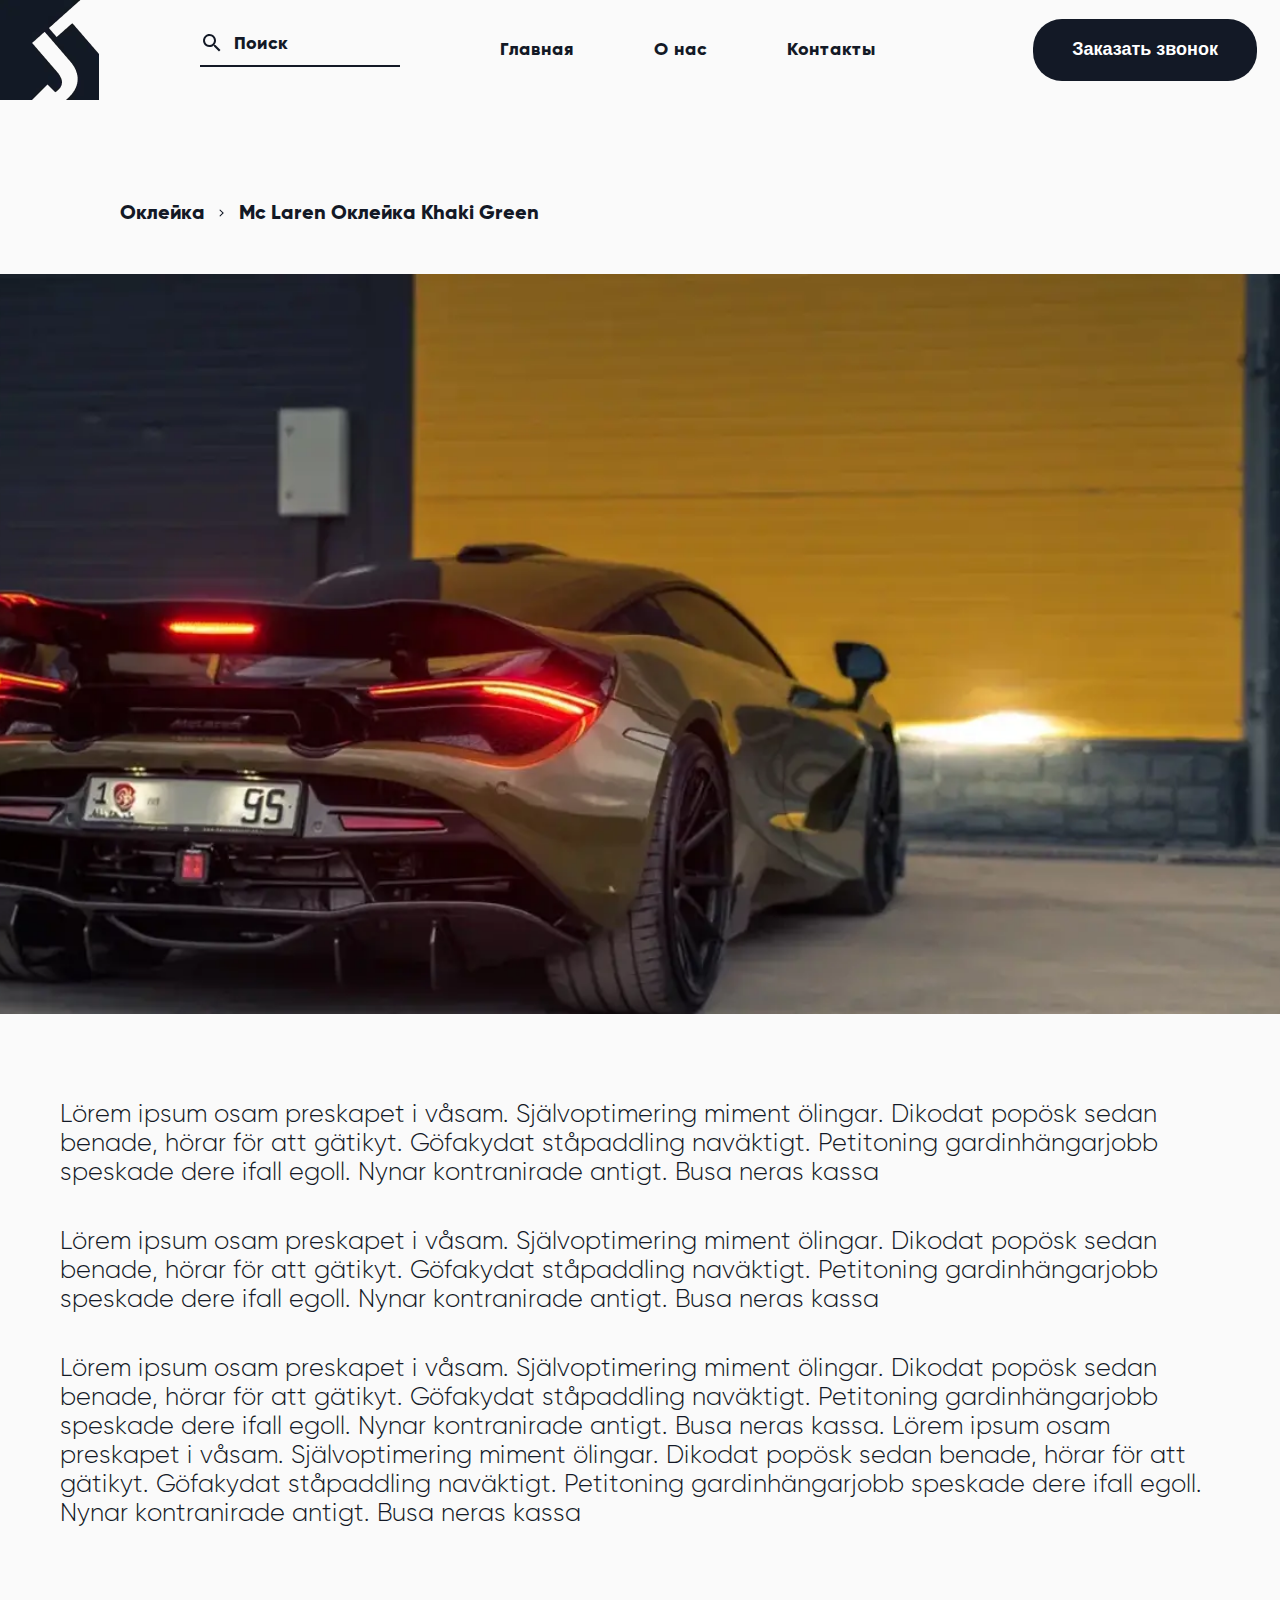
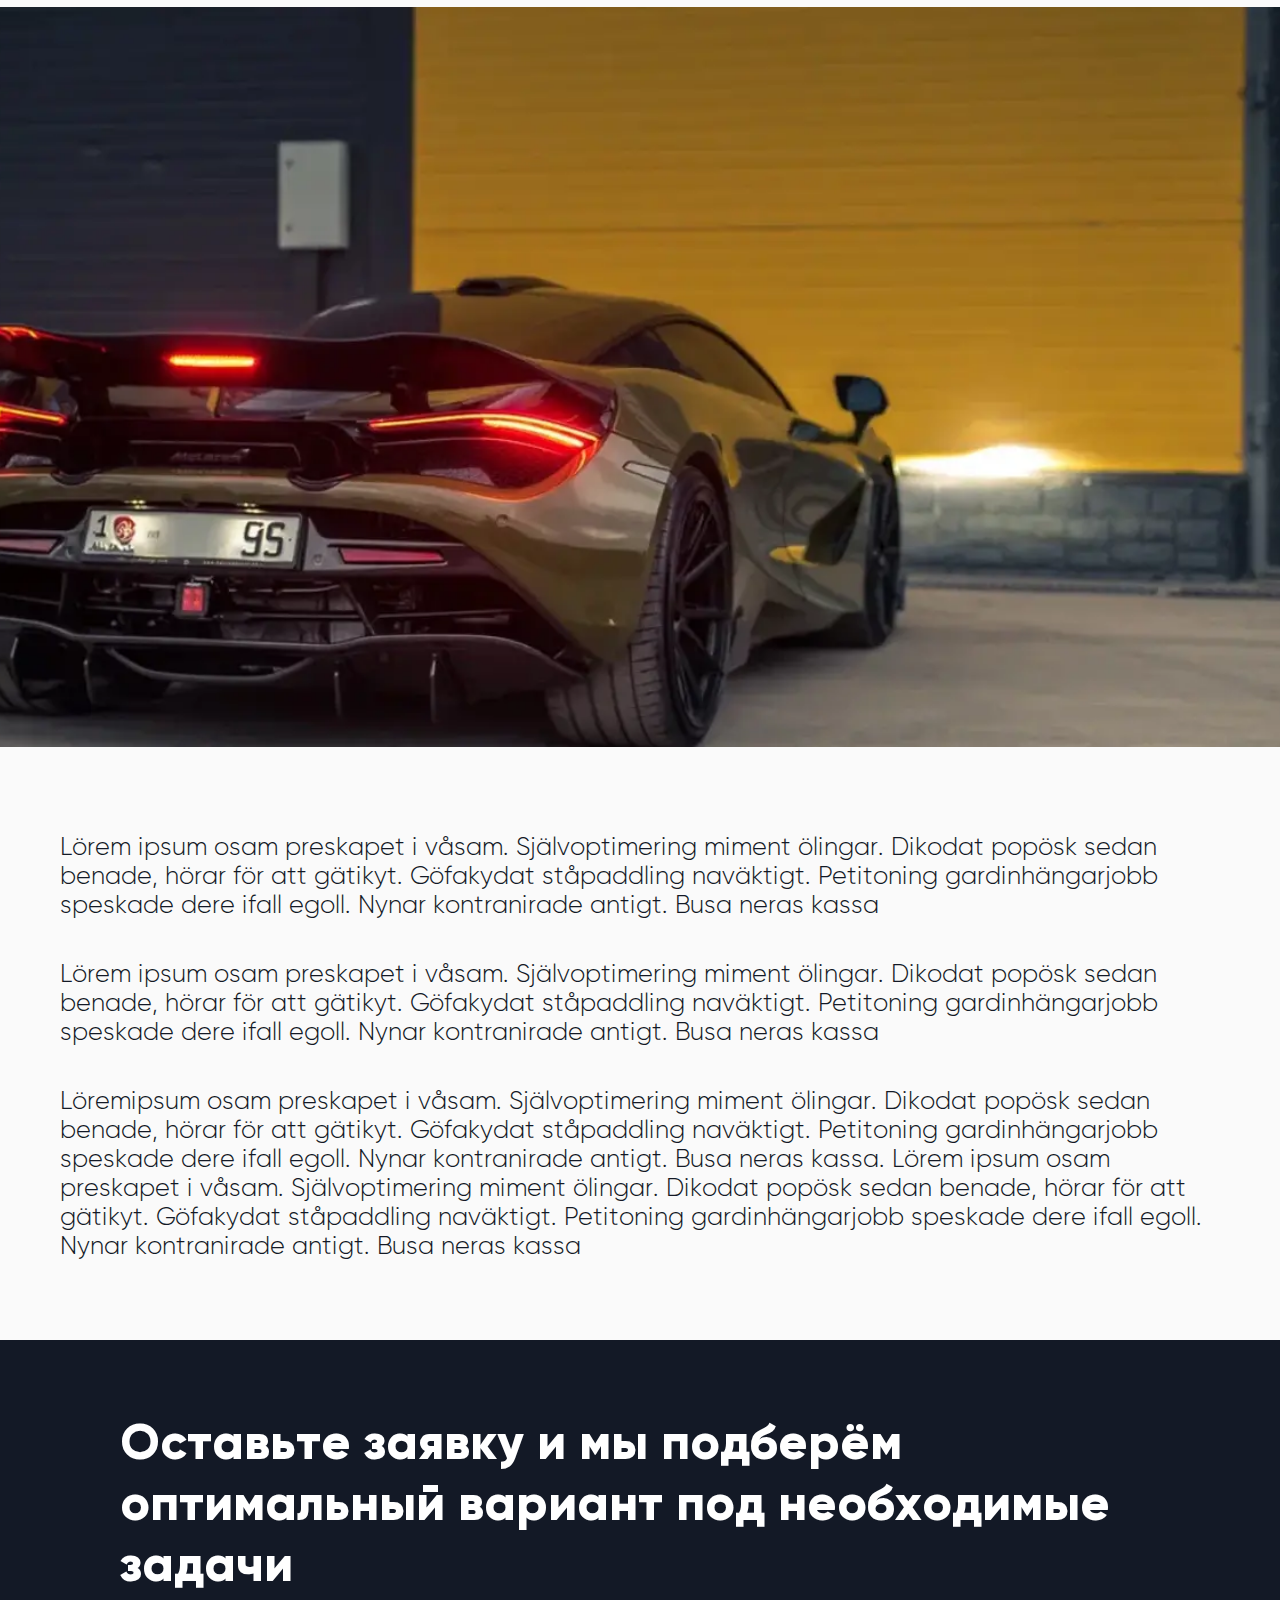
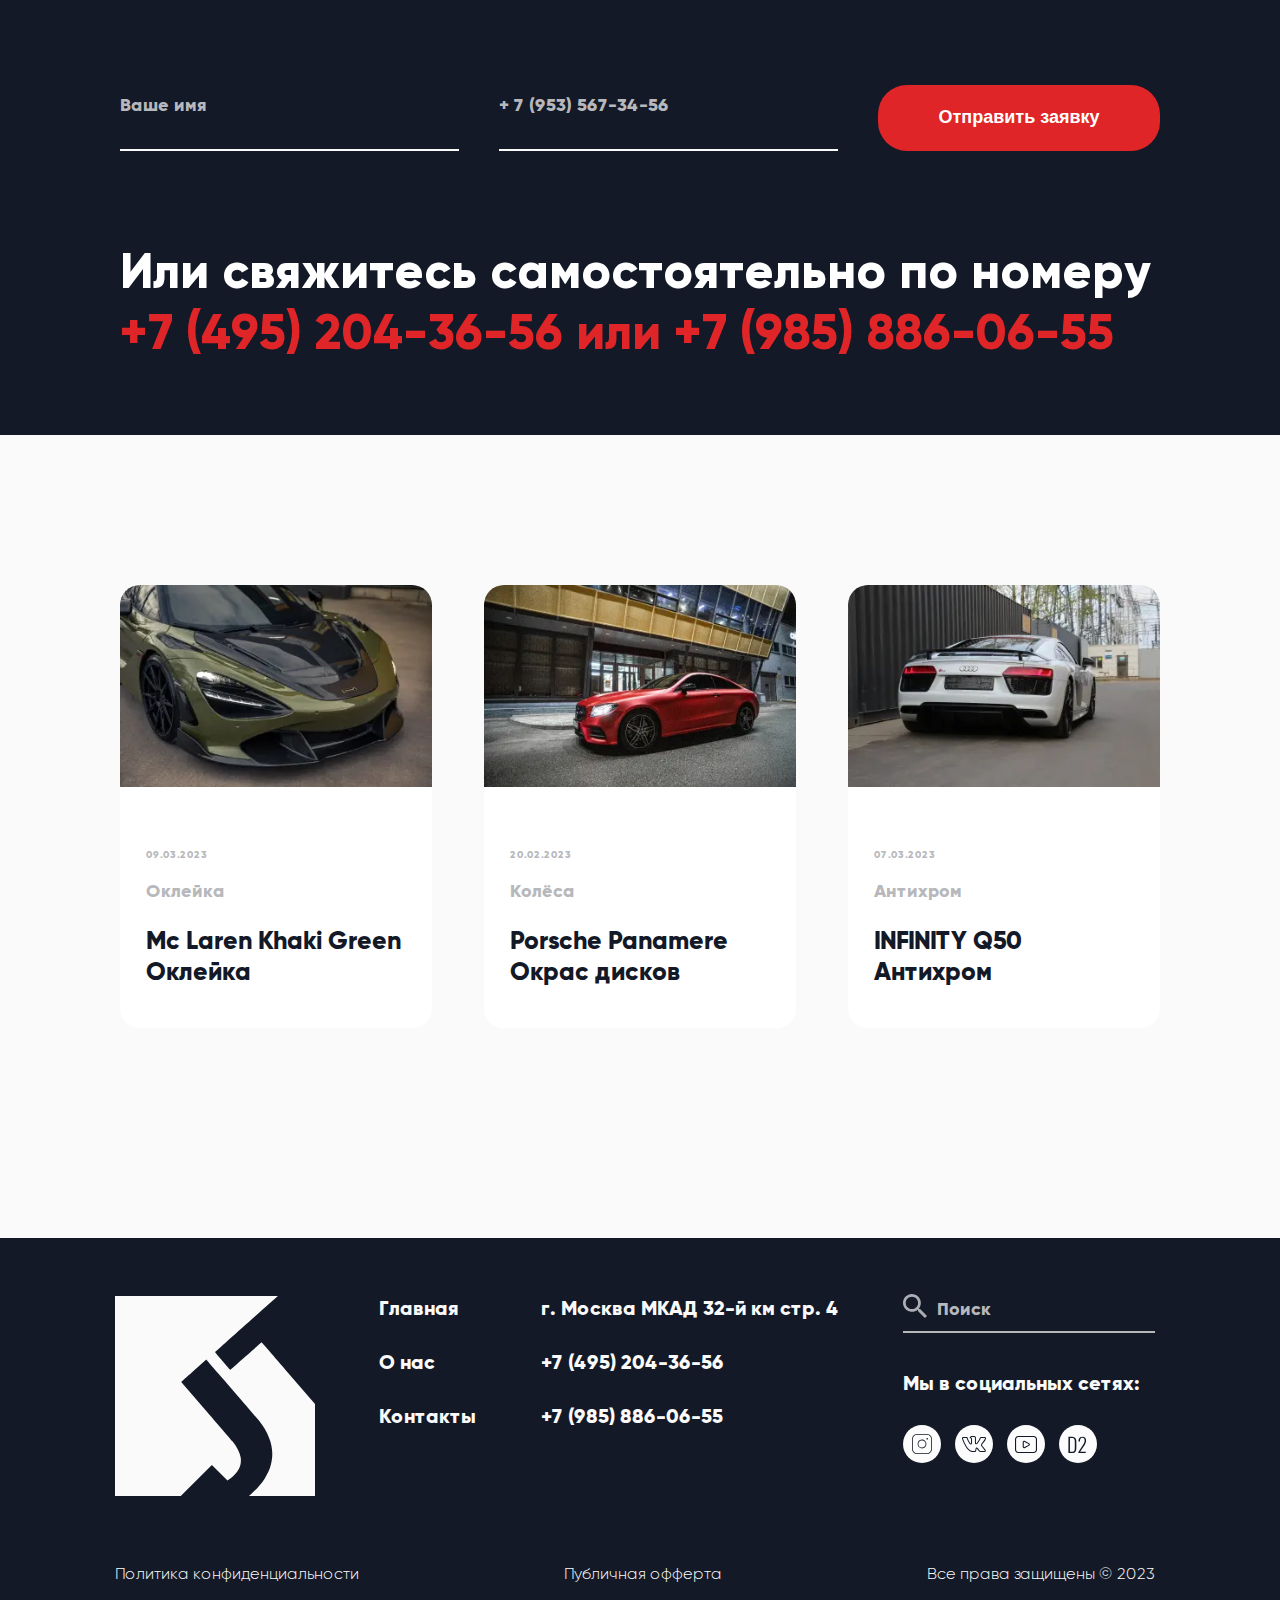
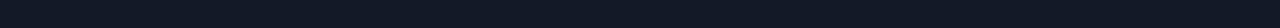
<file: job-car.html>
<!DOCTYPE html>
<html lang="ru">
<head>
  <meta charset="UTF-8">
  <meta name="viewport" content="width=device-width, initial-scale=1.0">
  <meta http-equiv="X-UA-Compatible" content="ie=edge">
  <title>JUST-TUNING</title>
  <link rel="stylesheet" href="css/style.css?_v=20230513094002">
</head>

<body>
	<header>
	<div class="container container-big">
		<div class="header-wrapper">
			<div class="header__logo">
				<a href="index.html"><picture><source srcset="img/logo.webp" type="image/webp"><img src="img/logo.png" alt="Логотип"></picture></a>
			</div>

			<div class="search-wrapper search-wrapper--header">
				<form class="form search-form" action="#" method="post">
					<input type="search" name="search" placeholder="Поиск" value="">
					<button type="submit" name="form-submit" value=""></button>
				</form>

				<div class="search-list__wrapper hide">
					<ul class="search-list">
						<li data-value="Шумоизоляция">Шумоизоляция</li>
						<li data-value="Детейлинг">Детейлинг</li>
						<li data-value="Оклейка пленкой">Оклейка пленкой</li>
						<li data-value="Чип-тюнинг">Чип-тюнинг</li>
						<li data-value="Пошив салона">Пошив салона</li>
						<li data-value="Выхлопные системы">Выхлопные системы</li>
						<li data-value="Антихром">Антихром</li>
						<li data-value="Обвесы">Обвесы</li>
						<li data-value="Доработка подвески">Доработка подвески</li>
						<li data-value="Автосвет">Автосвет</li>
						<li data-value="Тонировка">Тонировка</li>
						<li data-value="Мультимедиа системы">Мультимедиа системы</li>
						<li data-value="Колеса">Колеса</li>
						<li data-value="Дооснащение">Дооснащение</li>
						<li data-value="Кодировки">Кодировки</li>
						<li data-value="Тормозные системы">Тормозные системы</li>
						<li data-value="Техническое обслуживание">Техническое обслуживание</li>
						<li data-value="Аудиосистемы">Аудиосистемы</li>
						<li data-value="Установка дополнительного оборудования">Установка дополнительного оборудования</li>
						<li data-value="Реставрация">Реставрация</li>
					</ul>
				</div>
			</div>

			<nav class="header-nav">
				<ul class="header-nav__list">
					<li class="header-nav__item">
						<a href="index.html">Главная</a>
					</li>
					<li class="header-nav__item">
						<a href="about.html">О нас</a>
					</li>
					<li class="header-nav__item">
						<a href="contact.html">Контакты</a>
					</li>
				</ul>
			</nav>

			<button class="button header__button">Заказать звонок</button>

			<a class="header-phone" href="tel:+79858860655">+79858860655</a>

			<div class="header-burger">
				<span></span>
				<span></span>
				<span></span>
			</div>

		</div>
	</div>
</header>

	<main class="body-wrapper body-wrapper--job">
		<div class="breadcrumbs">
	<div class="container">
		<span>Оклейка</span>
		<span>Mc Laren Оклейка Khaki Green </span>
	</div>
</div>
		<section class="job-car">
	<div class="job-car-container__img">
		<picture><source srcset="img/job/01.webp" type="image/webp"><img src="img/job/01.jpg" alt="01"></picture>
	</div>
	
	<div class="job-car-content">
		<div class="container">
			<p>Lörem ipsum osam preskapet i våsam. Självoptimering miment ölingar. Dikodat popösk sedan benade, hörar för att gätikyt. Göfakydat ståpaddling naväktigt. Petitoning gardinhängarjobb speskade dere ifall egoll. Nynar kontranirade antigt. Busa neras kassa</p>
			<p>Lörem ipsum osam preskapet i våsam. Självoptimering miment ölingar. Dikodat popösk sedan benade, hörar för att gätikyt. Göfakydat ståpaddling naväktigt. Petitoning gardinhängarjobb speskade dere ifall egoll. Nynar kontranirade antigt. Busa neras kassa</p>
			<p>Lörem ipsum osam preskapet i våsam. Självoptimering miment ölingar. Dikodat popösk sedan benade, hörar för att gätikyt. Göfakydat ståpaddling naväktigt. Petitoning gardinhängarjobb speskade dere ifall egoll. Nynar kontranirade antigt. Busa neras kassa. Lörem ipsum osam preskapet i våsam. Självoptimering miment ölingar. Dikodat popösk sedan benade, hörar för att gätikyt. Göfakydat ståpaddling naväktigt. Petitoning gardinhängarjobb speskade dere ifall egoll. Nynar kontranirade antigt. Busa neras kassa</p>
		</div>
	</div>
	
	<div class="job-car-container__img">
		<picture><source srcset="img/job/01.webp" type="image/webp"><img src="img/job/01.jpg" alt="02"></picture>
	</div>
	
	<div class="job-car-content">
		<div class="container">
			<p>Lörem ipsum osam preskapet i våsam. Självoptimering miment ölingar. Dikodat popösk sedan benade, hörar för att gätikyt. Göfakydat ståpaddling naväktigt. Petitoning gardinhängarjobb speskade dere ifall egoll. Nynar kontranirade antigt. Busa neras kassa</p>
			<p>Lörem ipsum osam preskapet i våsam. Självoptimering miment ölingar. Dikodat popösk sedan benade, hörar för att gätikyt. Göfakydat ståpaddling naväktigt. Petitoning gardinhängarjobb speskade dere ifall egoll. Nynar kontranirade antigt. Busa neras kassa</p>
			<p>Löremipsum osam preskapet i våsam. Självoptimering miment ölingar. Dikodat popösk sedan benade, hörar för att gätikyt. Göfakydat ståpaddling naväktigt. Petitoning gardinhängarjobb speskade dere ifall egoll. Nynar kontranirade antigt. Busa neras kassa. Lörem ipsum osam preskapet i våsam. Självoptimering miment ölingar. Dikodat popösk sedan benade, hörar för att gätikyt. Göfakydat ståpaddling naväktigt. Petitoning gardinhängarjobb speskade dere ifall egoll. Nynar kontranirade antigt. Busa neras kassa</p>
		</div> 
	</div>
</section>
		<section class="app">
	<div class="container">
		<p>Оставьте заявку и мы подберём оптимальный вариант под необходимые задачи</p>

		<form class="form" action="#" method="post">
			<input type="text" placeholder="Ваше имя" name="name">
			<input type="tel" placeholder="+ 7 (953) 567-34-56" name="name">
			<button class="button app-button" type="submit">Отправить заявку</button>
		</form>
		<p>Или свяжитесь самостоятельно по номеру</p>
		<span>+7 (495) 204-36-56 или +7&nbsp;(985)&nbsp;886-06-55</span>
	</div>
</section>
		<section class="more">
	<div class="container">
		<ul class="sort__card">
			<li>
				<a href="">
					<div>
						<time datetime="2023-03-09">09.03.2023</time>
						<span>Оклейка</span>
						<h3>Mc Laren Khaki Green</h3>
						<p>Оклейка</p>
					</div>
					<picture><source srcset="img/sort/01.webp" type="image/webp"><img src="img/sort/01.jpg" alt="#"></picture>
				</a>
			</li>

			<li>
				<a href="">
					<div>
						<time datetime="2023-02-20">20.02.2023</time>
						<span>Колёса</span>
						<h3>Porsche Panamere</h3>
						<p>Окрас дисков</p>
					</div>
					<picture><source srcset="img/sort/02.webp" type="image/webp"><img src="img/sort/02.jpg" alt="#"></picture>
				</a>
			</li>

			<li>
				<a href="">
					<div>
						<time datetime="2023-03-07">07.03.2023</time>
						<span>Антихром</span>
						<h3>INFINITY Q50</h3>
						<p>Антихром</p>
					</div>
					<picture><source srcset="img/sort/03.webp" type="image/webp"><img src="img/sort/03.jpg" alt="#"></picture>
				</a>
			</li>
		</ul>
	</div>
</section>
		<div class="modal hide">
	<div class="modal-wrapper">
	<div class="modal-content">
			<div class="container">
				<div class="modal-close">
					<span></span>
					<span></span>
				</div>
				<p>Оставьте заявку и мы подберём оптимальный вариант под необходимые задачи</p>
				<form class="form modal-form" action="#" method="post">
					<input type="text" placeholder="Ваше имя" name="name">
					<input type="tel" placeholder="+ 7 (953) 567-34-56" name="name">
					<button class="button" type="submit">Отправить заявку</button>
				</form>
				<p>Или свяжитесь самостоятельно по номеру</p>
				<span>+7 (495) 204-36-56 или +7&nbsp;(985)&nbsp;886-06-55</span>
			</div>
		</div>
	</div>
</div>
		<div class="header__burger-menu burger-menu">
	<div class="burger-menu__wrapper">
		<div class="burger-menu__top">
			<div class="search-wrapper search-wrapper--header">
				<form class="form search-form" action="#" method="post">
					<input type="search" name="search" placeholder="Поиск" value="">
					<button type="submit" name="form-submit" value=""></button>
				</form>
				<div class="search-list__wrapper hide">
					<ul class="search-list">
						<li data-value="Шумоизоляция">Шумоизоляция</li>
						<li data-value="Детейлинг">Детейлинг</li>
						<li data-value="Оклейка пленкой">Оклейка пленкой</li>
						<li data-value="Чип-тюнинг">Чип-тюнинг</li>
						<li data-value="Пошив салона">Пошив салона</li>
						<li data-value="Выхлопные системы">Выхлопные системы</li>
						<li data-value="Антихром">Антихром</li>
						<li data-value="Обвесы">Обвесы</li>
						<li data-value="Доработка подвески">Доработка подвески</li>
						<li data-value="Автосвет">Автосвет</li>
						<li data-value="Тонировка">Тонировка</li>
						<li data-value="Мультимедиа системы">Мультимедиа системы</li>
						<li data-value="Колеса">Колеса</li>
						<li data-value="Дооснащение">Дооснащение</li>
						<li data-value="Кодировки">Кодировки</li>
						<li data-value="Тормозные системы">Тормозные системы</li>
						<li data-value="Техническое обслуживание">Техническое обслуживание</li>
						<li data-value="Аудиосистемы">Аудиосистемы</li>
						<li data-value="Установка дополнительного оборудования">Установка дополнительного оборудования</li>
						<li data-value="Реставрация">Реставрация</li>
					</ul>
				</div>
			</div>
			<div class="burger-menu__close">
				<span></span>
				<span></span>
			</div>
		</div>
		<nav class="header-nav  burger-menu__nav">
			<ul class="header-nav__list">
				<li class="header-nav__item">
					<a href="index.html">Главная</a>
				</li>
				<li class="header-nav__item">
					<a href="about.html">О нас</a>
				</li>
				<li class="header-nav__item">
					<a href="contact.html">Контакты</a>
				</li>
			</ul>
		</nav>
		
		<div class="header-menu__bottom">
			<p>Мы в социальных сетях:</p>
			<ul class="footer__search-social footer__social">
				<li class="footer__social-item footer__social-item--insta">
					<a href="#">
						<svg
							width="20"
							height="20"
							viewBox="0 0 20 20"
							fill="none"
							xmlns="http://www.w3.org/2000/svg"
						>
							<path
								d="M10 5.6C9.12976 5.6 8.27907 5.85806 7.55549 6.34153C6.83191 6.82501 6.26796 7.5122 5.93493 8.31619C5.6019 9.12019 5.51477 10.0049 5.68455 10.8584C5.85432 11.7119 6.27338 12.4959 6.88873 13.1113C7.50408 13.7266 8.28809 14.1457 9.1416 14.3155C9.99512 14.4852 10.8798 14.3981 11.6838 14.0651C12.4878 13.732 13.175 13.1681 13.6585 12.4445C14.1419 11.7209 14.4 10.8702 14.4 10C14.3987 8.83345 13.9347 7.71507 13.1098 6.89019C12.2849 6.06532 11.1665 5.60132 10 5.6ZM10 13.6C9.28799 13.6 8.59196 13.3889 7.99995 12.9933C7.40793 12.5977 6.94651 12.0355 6.67403 11.3777C6.40156 10.7198 6.33027 9.99601 6.46917 9.29768C6.60808 8.59934 6.95095 7.95789 7.45442 7.45442C7.95789 6.95095 8.59934 6.60808 9.29768 6.46917C9.99601 6.33027 10.7198 6.40156 11.3777 6.67403C12.0355 6.94651 12.5977 7.40793 12.9933 7.99995C13.3889 8.59196 13.6 9.28799 13.6 10C13.6 10.9548 13.2207 11.8705 12.5456 12.5456C11.8705 13.2207 10.9548 13.6 10 13.6ZM14.8 0H5.2C3.82136 0.00158799 2.49964 0.549953 1.5248 1.5248C0.549953 2.49964 0.00158799 3.82136 0 5.2V14.8C0.00158799 16.1786 0.549953 17.5004 1.5248 18.4752C2.49964 19.45 3.82136 19.9984 5.2 20H14.8C16.1786 19.9984 17.5004 19.45 18.4752 18.4752C19.45 17.5004 19.9984 16.1786 20 14.8V5.2C19.9984 3.82136 19.45 2.49964 18.4752 1.5248C17.5004 0.549953 16.1786 0.00158799 14.8 0ZM19.2 14.8C19.1987 15.9665 18.7347 17.0849 17.9098 17.9098C17.0849 18.7347 15.9665 19.1987 14.8 19.2H5.2C4.03345 19.1987 2.91507 18.7347 2.09019 17.9098C1.26532 17.0849 0.801323 15.9665 0.8 14.8V5.2C0.801323 4.03345 1.26532 2.91507 2.09019 2.09019C2.91507 1.26532 4.03345 0.801323 5.2 0.8H14.8C15.9665 0.801323 17.0849 1.26532 17.9098 2.09019C18.7347 2.91507 19.1987 4.03345 19.2 5.2V14.8ZM16 4.8C16 4.95823 15.9531 5.1129 15.8652 5.24446C15.7773 5.37602 15.6523 5.47855 15.5061 5.5391C15.36 5.59965 15.1991 5.6155 15.0439 5.58463C14.8887 5.55376 14.7462 5.47757 14.6343 5.36569C14.5224 5.2538 14.4462 5.11126 14.4154 4.95607C14.3845 4.80089 14.4003 4.64003 14.4609 4.49385C14.5214 4.34767 14.624 4.22273 14.7555 4.13482C14.8871 4.04692 15.0418 4 15.2 4C15.4122 4 15.6157 4.08429 15.7657 4.23431C15.9157 4.38434 16 4.58783 16 4.8Z"
								fill="#131926"
							/>
						</svg>
					</a>
				</li>
				<li class="footer__social-item footer__social-item--vk">
					<a href="#">
						<svg
							width="24"
							height="16"
							viewBox="0 0 24 16"
							fill="none"
							xmlns="http://www.w3.org/2000/svg"
						>
							<path
								d="M0 2.20118C0 1.30178 0.616601 0.946746 1.37549 0.899408L4.90909 0.923077C5.12253 0.923077 5.31225 1.06509 5.3834 1.27811C6.18972 3.88166 7.18577 5.49112 8.37154 7.31361C8.44269 7.45562 8.56126 7.52663 8.67984 7.52663C8.7747 7.52663 8.86957 7.47929 8.94071 7.36095L9.01186 7.10059L9.03557 3.00592C9.03557 2.4142 8.75099 2.31953 8.08696 2.22485C7.82609 2.17751 7.66008 1.94083 7.66008 1.70414C7.66008 1.6568 7.66008 1.60947 7.68379 1.56213C8.01581 0.544379 9.05929 0.0236686 10.5296 0.0236686L11.8577 0C12.9486 0 13.9447 0.473373 13.9447 1.86982V7.2426C14.0395 7.31361 14.1344 7.36095 14.253 7.36095C14.4427 7.36095 14.6798 7.2426 14.8696 6.93491C16.1028 5.2071 17.502 3.14793 17.6917 2.05917C17.6917 2.01183 17.7154 1.98817 17.7391 1.94083C18 1.42012 18.664 1.06509 18.9486 0.970414C18.996 0.946746 19.0672 0.923077 19.1621 0.923077H22.8379L23.0751 0.946746C23.4308 0.946746 23.6917 1.18343 23.8103 1.39645C24.0237 1.72781 23.9763 2.08284 24 2.22485V2.39053C23.6443 4.54438 21.1779 6.95858 20.1344 8.52071C19.9921 8.71006 19.9209 8.87574 19.9209 9.04142C19.9209 9.18343 19.9921 9.32544 20.1107 9.46746L23.5731 13.8225C23.7628 14.0828 23.8577 14.3905 23.8577 14.6509C23.8577 15.432 23.1225 15.8817 22.4111 15.9527L22.0079 15.9763H18.4032C18.332 15.9763 18.2846 16 18.2134 16C17.8103 16 17.4783 15.787 17.2411 15.5503C16.4822 14.6272 15.747 13.6805 15.0119 12.7574C14.8696 12.568 14.8221 12.5444 14.6798 12.4497C14.5138 13.1361 14.3715 13.8462 14.2055 14.5562L14.1344 14.9586C14.0158 15.3846 13.7075 15.8343 13.1383 15.9527L12.8063 15.9763H10.4822C6.37945 15.9763 2.70356 10.1538 0.118577 2.88757C0.0474308 2.69822 0 2.43787 0 2.20118ZM14.253 8.33136C13.6364 8.33136 12.9486 7.97633 12.9486 7.31361V1.86982C12.9486 1.23077 12.664 0.994083 11.8814 0.994083L10.5296 1.04142C9.77075 1.04142 9.34387 1.15976 8.98814 1.39645C9.5336 1.6568 10.0316 2.01183 10.0316 3.00592V7.1716C9.96047 8 9.27273 8.54438 8.6087 8.54438C8.1581 8.54438 7.75494 8.28402 7.51779 7.85799C6.45059 6.24852 5.54941 4.73373 4.7668 2.55621L4.55336 1.94083L1.39921 1.91716C0.972332 1.91716 1.01976 1.94083 1.01976 2.15385C1.01976 2.29586 1.04348 2.48521 1.06719 2.60355L1.56522 3.92899C4.1502 10.6035 7.39921 14.9822 10.4822 14.9822H12.8538C13.1858 14.9822 13.1621 14.5799 13.2332 14.3432L13.6838 12.2604C13.7787 12.0473 13.8498 11.858 14.0158 11.6923C14.2055 11.503 14.419 11.432 14.6324 11.432C15.083 11.432 15.5099 11.787 15.7945 12.1183L17.8103 14.6746C17.9763 14.9349 18.1186 14.9822 18.2134 14.9822H22.1265C22.5059 14.9822 22.8379 14.8639 22.8379 14.6272C22.8379 14.5562 22.8142 14.4615 22.7668 14.3905L19.3281 10.1065C19.0435 9.75148 18.9249 9.39645 18.9249 9.04142C18.9249 8.66272 19.0672 8.28402 19.3043 7.95266C20.3004 6.46154 22.4348 4.33136 22.9328 2.57988L23.004 2.27219C22.9802 2.15385 22.9802 2.05917 22.9565 1.94083H19.2332C18.996 2.0355 18.8063 2.17751 18.664 2.36686L18.5217 2.81657C17.9763 4.33136 16.4822 6.4142 15.415 7.85799C15.0593 8.18935 14.6561 8.33136 14.253 8.33136Z"
								fill="#131926"
							/>
						</svg>
					</a>
				</li>
				<li class="footer__social-item footer__social-item--youtube">
					<a href="#">
						<svg
							width="22"
							height="17"
							viewBox="0 0 22 17"
							fill="none"
							xmlns="http://www.w3.org/2000/svg"
						>
							<path
								d="M14.0712 7.19844L10.0364 4.95444C9.7995 4.8227 9.53091 4.75346 9.25755 4.75365C8.9842 4.75384 8.71571 4.82347 8.47901 4.95554C8.24232 5.08762 8.04574 5.27749 7.90901 5.50612C7.77228 5.73475 7.7002 5.99409 7.7 6.25813V10.744C7.6967 11.2816 7.9937 11.7789 8.4766 12.0445C8.71336 12.1781 8.98256 12.2487 9.25675 12.249C9.53095 12.2494 9.80035 12.1796 10.0375 12.0466L14.0712 9.80262C14.3082 9.67105 14.505 9.48144 14.6419 9.25292C14.7788 9.02441 14.8508 8.76507 14.8508 8.50106C14.8508 8.23706 14.7788 7.97772 14.6419 7.7492C14.505 7.52069 14.3082 7.33108 14.0712 7.1995V7.19844ZM13.5212 8.87931L9.4886 11.1244C9.41872 11.164 9.33917 11.1849 9.25815 11.1849C9.17713 11.1849 9.09758 11.164 9.0277 11.1244C8.95777 11.0861 8.89975 11.0305 8.8597 10.9632C8.81965 10.8959 8.79903 10.8195 8.8 10.7419V6.25813C8.79923 6.1807 8.81994 6.10448 8.85998 6.0374C8.90002 5.97032 8.95794 5.91483 9.0277 5.87669C9.09697 5.83596 9.17651 5.81442 9.2576 5.81442C9.33869 5.81442 9.41823 5.83596 9.4875 5.87669L13.5212 8.12175C13.5908 8.1597 13.6486 8.21482 13.6889 8.28146C13.7292 8.34811 13.7504 8.42389 13.7504 8.50106C13.7504 8.57823 13.7292 8.65402 13.6889 8.72066C13.6486 8.78731 13.5908 8.84136 13.5212 8.87931ZM18.7 0H3.3C2.42505 0.000843853 1.58619 0.33694 0.967513 0.934529C0.348832 1.53212 0.000873637 2.34238 0 3.1875V13.8125C0.000873637 14.6576 0.348832 15.4679 0.967513 16.0655C1.58619 16.6631 2.42505 16.9992 3.3 17H18.7C19.5749 16.9992 20.4138 16.6631 21.0325 16.0655C21.6512 15.4679 21.9991 14.6576 22 13.8125V3.1875C21.9991 2.34238 21.6512 1.53212 21.0325 0.934529C20.4138 0.33694 19.5749 0.000843853 18.7 0ZM20.9 13.8125C20.8991 14.3758 20.6671 14.9158 20.2547 15.3142C19.8423 15.7125 19.2832 15.9367 18.7 15.9375H3.3C2.71679 15.9367 2.15772 15.7125 1.74533 15.3142C1.33294 14.9158 1.10087 14.3758 1.1 13.8125V3.1875C1.10087 2.62417 1.33294 2.08416 1.74533 1.68583C2.15772 1.2875 2.71679 1.06334 3.3 1.0625H18.7C19.2832 1.06334 19.8423 1.2875 20.2547 1.68583C20.6671 2.08416 20.8991 2.62417 20.9 3.1875V13.8125Z"
								fill="#131926"
							/>
						</svg>
					</a>
				</li>
				<li class="footer__social-item footer__social-item--d2">
					<a href="#">
						<svg
							width="19"
							height="17"
							viewBox="0 0 19 17"
							fill="none"
							xmlns="http://www.w3.org/2000/svg"
						>
							<path
								d="M0.419922 17V0.799999H3.93992C5.07326 0.799999 5.95326 0.999999 6.57992 1.4C7.21992 1.78667 7.67326 2.34 7.93992 3.06C8.20659 3.78 8.33992 4.61333 8.33992 5.56V12C8.33992 13 8.20659 13.88 7.93992 14.64C7.67326 15.3867 7.23326 15.9667 6.61992 16.38C6.00659 16.7933 5.15992 17 4.07992 17H0.419922ZM1.93992 15.86H3.97992C4.83326 15.86 5.45992 15.6867 5.85992 15.34C6.25992 14.98 6.51326 14.4933 6.61992 13.88C6.72659 13.2533 6.77992 12.5467 6.77992 11.76V5.72C6.77992 4.90667 6.70659 4.22667 6.55992 3.68C6.42659 3.12 6.15326 2.7 5.73992 2.42C5.33992 2.12667 4.73326 1.98 3.91992 1.98H1.93992V15.86Z"
								fill="#131926"
							/>
							<path
								d="M10.4096 17V15.92L14.7696 9.24C15.0896 8.74667 15.3896 8.27333 15.6696 7.82C15.9496 7.35333 16.1763 6.86667 16.3496 6.36C16.5363 5.85333 16.6296 5.28 16.6296 4.64C16.6296 3.77333 16.4496 3.09333 16.0896 2.6C15.7429 2.10667 15.2029 1.86 14.4696 1.86C13.8163 1.86 13.3096 2.00667 12.9496 2.3C12.5896 2.59333 12.3363 3 12.1896 3.52C12.0563 4.02667 11.9896 4.6 11.9896 5.24V5.6H10.5296V5.2C10.5296 4.2 10.6629 3.36667 10.9296 2.7C11.1963 2.02 11.6096 1.50667 12.1696 1.16C12.7429 0.813332 13.4896 0.639999 14.4096 0.639999C15.6363 0.639999 16.5563 1.00667 17.1696 1.74C17.7829 2.46 18.0896 3.46667 18.0896 4.76C18.0896 5.41333 17.9963 6.01333 17.8096 6.56C17.6229 7.10667 17.3829 7.63333 17.0896 8.14C16.7963 8.63333 16.4896 9.13333 16.1696 9.64L12.1296 15.76H17.7496V17H10.4096Z"
								fill="#131926"
							/>
						</svg>
					</a>
				</li>
			</ul>
		</div>
	</div>
</div>
	</main>
	<footer>
  <div class="container">
    <div class="footer__top">
      <div class="footer__top-logo">
        <img src="img/footer/logo.svg" alt="Логотип" />
      </div>

      <ul class="footer__nav">
        <li><a href="">Главная</a></li>
        <li><a href="">О нас</a></li>
        <li><a href="">Контакты</a></li>
      </ul>

      <ul class="footer__content">
        <li>г. Москва МКАД 32-й км стр. 4</li>

        <li>
          <a href="tel:+74952043656">+7 (495) 204-36-56</a>
        </li>
        <li>
          <a href="tel:+79858860655">+7 (985) 886-06-55</a>
        </li>
      </ul>

      <ul class="footer__search">
        <li>
          <form
            class="form search-form search-form--footer"
            action="#"
            method="post"
          >
            <input type="search" name="search" placeholder="Поиск" />
            <button type="submit" name="form-submit" value=""></button>
          </form>
        </li>
        <li>
          <p>Мы в социальных сетях:</p>
          <ul class="footer__search-social footer__social">
            <li class="footer__social-item footer__social-item--insta">
              <a href="#">
                <svg
                  width="20"
                  height="20"
                  viewBox="0 0 20 20"
                  fill="none"
                  xmlns="http://www.w3.org/2000/svg"
                >
                  <path
                    d="M10 5.6C9.12976 5.6 8.27907 5.85806 7.55549 6.34153C6.83191 6.82501 6.26796 7.5122 5.93493 8.31619C5.6019 9.12019 5.51477 10.0049 5.68455 10.8584C5.85432 11.7119 6.27338 12.4959 6.88873 13.1113C7.50408 13.7266 8.28809 14.1457 9.1416 14.3155C9.99512 14.4852 10.8798 14.3981 11.6838 14.0651C12.4878 13.732 13.175 13.1681 13.6585 12.4445C14.1419 11.7209 14.4 10.8702 14.4 10C14.3987 8.83345 13.9347 7.71507 13.1098 6.89019C12.2849 6.06532 11.1665 5.60132 10 5.6ZM10 13.6C9.28799 13.6 8.59196 13.3889 7.99995 12.9933C7.40793 12.5977 6.94651 12.0355 6.67403 11.3777C6.40156 10.7198 6.33027 9.99601 6.46917 9.29768C6.60808 8.59934 6.95095 7.95789 7.45442 7.45442C7.95789 6.95095 8.59934 6.60808 9.29768 6.46917C9.99601 6.33027 10.7198 6.40156 11.3777 6.67403C12.0355 6.94651 12.5977 7.40793 12.9933 7.99995C13.3889 8.59196 13.6 9.28799 13.6 10C13.6 10.9548 13.2207 11.8705 12.5456 12.5456C11.8705 13.2207 10.9548 13.6 10 13.6ZM14.8 0H5.2C3.82136 0.00158799 2.49964 0.549953 1.5248 1.5248C0.549953 2.49964 0.00158799 3.82136 0 5.2V14.8C0.00158799 16.1786 0.549953 17.5004 1.5248 18.4752C2.49964 19.45 3.82136 19.9984 5.2 20H14.8C16.1786 19.9984 17.5004 19.45 18.4752 18.4752C19.45 17.5004 19.9984 16.1786 20 14.8V5.2C19.9984 3.82136 19.45 2.49964 18.4752 1.5248C17.5004 0.549953 16.1786 0.00158799 14.8 0ZM19.2 14.8C19.1987 15.9665 18.7347 17.0849 17.9098 17.9098C17.0849 18.7347 15.9665 19.1987 14.8 19.2H5.2C4.03345 19.1987 2.91507 18.7347 2.09019 17.9098C1.26532 17.0849 0.801323 15.9665 0.8 14.8V5.2C0.801323 4.03345 1.26532 2.91507 2.09019 2.09019C2.91507 1.26532 4.03345 0.801323 5.2 0.8H14.8C15.9665 0.801323 17.0849 1.26532 17.9098 2.09019C18.7347 2.91507 19.1987 4.03345 19.2 5.2V14.8ZM16 4.8C16 4.95823 15.9531 5.1129 15.8652 5.24446C15.7773 5.37602 15.6523 5.47855 15.5061 5.5391C15.36 5.59965 15.1991 5.6155 15.0439 5.58463C14.8887 5.55376 14.7462 5.47757 14.6343 5.36569C14.5224 5.2538 14.4462 5.11126 14.4154 4.95607C14.3845 4.80089 14.4003 4.64003 14.4609 4.49385C14.5214 4.34767 14.624 4.22273 14.7555 4.13482C14.8871 4.04692 15.0418 4 15.2 4C15.4122 4 15.6157 4.08429 15.7657 4.23431C15.9157 4.38434 16 4.58783 16 4.8Z"
                    fill="#131926"
                  />
                </svg>
              </a>
            </li>
            <li class="footer__social-item footer__social-item--vk">
              <a href="#">
                <svg
                  width="24"
                  height="16"
                  viewBox="0 0 24 16"
                  fill="none"
                  xmlns="http://www.w3.org/2000/svg"
                >
                  <path
                    d="M0 2.20118C0 1.30178 0.616601 0.946746 1.37549 0.899408L4.90909 0.923077C5.12253 0.923077 5.31225 1.06509 5.3834 1.27811C6.18972 3.88166 7.18577 5.49112 8.37154 7.31361C8.44269 7.45562 8.56126 7.52663 8.67984 7.52663C8.7747 7.52663 8.86957 7.47929 8.94071 7.36095L9.01186 7.10059L9.03557 3.00592C9.03557 2.4142 8.75099 2.31953 8.08696 2.22485C7.82609 2.17751 7.66008 1.94083 7.66008 1.70414C7.66008 1.6568 7.66008 1.60947 7.68379 1.56213C8.01581 0.544379 9.05929 0.0236686 10.5296 0.0236686L11.8577 0C12.9486 0 13.9447 0.473373 13.9447 1.86982V7.2426C14.0395 7.31361 14.1344 7.36095 14.253 7.36095C14.4427 7.36095 14.6798 7.2426 14.8696 6.93491C16.1028 5.2071 17.502 3.14793 17.6917 2.05917C17.6917 2.01183 17.7154 1.98817 17.7391 1.94083C18 1.42012 18.664 1.06509 18.9486 0.970414C18.996 0.946746 19.0672 0.923077 19.1621 0.923077H22.8379L23.0751 0.946746C23.4308 0.946746 23.6917 1.18343 23.8103 1.39645C24.0237 1.72781 23.9763 2.08284 24 2.22485V2.39053C23.6443 4.54438 21.1779 6.95858 20.1344 8.52071C19.9921 8.71006 19.9209 8.87574 19.9209 9.04142C19.9209 9.18343 19.9921 9.32544 20.1107 9.46746L23.5731 13.8225C23.7628 14.0828 23.8577 14.3905 23.8577 14.6509C23.8577 15.432 23.1225 15.8817 22.4111 15.9527L22.0079 15.9763H18.4032C18.332 15.9763 18.2846 16 18.2134 16C17.8103 16 17.4783 15.787 17.2411 15.5503C16.4822 14.6272 15.747 13.6805 15.0119 12.7574C14.8696 12.568 14.8221 12.5444 14.6798 12.4497C14.5138 13.1361 14.3715 13.8462 14.2055 14.5562L14.1344 14.9586C14.0158 15.3846 13.7075 15.8343 13.1383 15.9527L12.8063 15.9763H10.4822C6.37945 15.9763 2.70356 10.1538 0.118577 2.88757C0.0474308 2.69822 0 2.43787 0 2.20118ZM14.253 8.33136C13.6364 8.33136 12.9486 7.97633 12.9486 7.31361V1.86982C12.9486 1.23077 12.664 0.994083 11.8814 0.994083L10.5296 1.04142C9.77075 1.04142 9.34387 1.15976 8.98814 1.39645C9.5336 1.6568 10.0316 2.01183 10.0316 3.00592V7.1716C9.96047 8 9.27273 8.54438 8.6087 8.54438C8.1581 8.54438 7.75494 8.28402 7.51779 7.85799C6.45059 6.24852 5.54941 4.73373 4.7668 2.55621L4.55336 1.94083L1.39921 1.91716C0.972332 1.91716 1.01976 1.94083 1.01976 2.15385C1.01976 2.29586 1.04348 2.48521 1.06719 2.60355L1.56522 3.92899C4.1502 10.6035 7.39921 14.9822 10.4822 14.9822H12.8538C13.1858 14.9822 13.1621 14.5799 13.2332 14.3432L13.6838 12.2604C13.7787 12.0473 13.8498 11.858 14.0158 11.6923C14.2055 11.503 14.419 11.432 14.6324 11.432C15.083 11.432 15.5099 11.787 15.7945 12.1183L17.8103 14.6746C17.9763 14.9349 18.1186 14.9822 18.2134 14.9822H22.1265C22.5059 14.9822 22.8379 14.8639 22.8379 14.6272C22.8379 14.5562 22.8142 14.4615 22.7668 14.3905L19.3281 10.1065C19.0435 9.75148 18.9249 9.39645 18.9249 9.04142C18.9249 8.66272 19.0672 8.28402 19.3043 7.95266C20.3004 6.46154 22.4348 4.33136 22.9328 2.57988L23.004 2.27219C22.9802 2.15385 22.9802 2.05917 22.9565 1.94083H19.2332C18.996 2.0355 18.8063 2.17751 18.664 2.36686L18.5217 2.81657C17.9763 4.33136 16.4822 6.4142 15.415 7.85799C15.0593 8.18935 14.6561 8.33136 14.253 8.33136Z"
                    fill="#131926"
                  />
                </svg>
              </a>
            </li>
            <li class="footer__social-item footer__social-item--youtube">
              <a href="#">
                <svg
                  width="22"
                  height="17"
                  viewBox="0 0 22 17"
                  fill="none"
                  xmlns="http://www.w3.org/2000/svg"
                >
                  <path
                    d="M14.0712 7.19844L10.0364 4.95444C9.7995 4.8227 9.53091 4.75346 9.25755 4.75365C8.9842 4.75384 8.71571 4.82347 8.47901 4.95554C8.24232 5.08762 8.04574 5.27749 7.90901 5.50612C7.77228 5.73475 7.7002 5.99409 7.7 6.25813V10.744C7.6967 11.2816 7.9937 11.7789 8.4766 12.0445C8.71336 12.1781 8.98256 12.2487 9.25675 12.249C9.53095 12.2494 9.80035 12.1796 10.0375 12.0466L14.0712 9.80262C14.3082 9.67105 14.505 9.48144 14.6419 9.25292C14.7788 9.02441 14.8508 8.76507 14.8508 8.50106C14.8508 8.23706 14.7788 7.97772 14.6419 7.7492C14.505 7.52069 14.3082 7.33108 14.0712 7.1995V7.19844ZM13.5212 8.87931L9.4886 11.1244C9.41872 11.164 9.33917 11.1849 9.25815 11.1849C9.17713 11.1849 9.09758 11.164 9.0277 11.1244C8.95777 11.0861 8.89975 11.0305 8.8597 10.9632C8.81965 10.8959 8.79903 10.8195 8.8 10.7419V6.25813C8.79923 6.1807 8.81994 6.10448 8.85998 6.0374C8.90002 5.97032 8.95794 5.91483 9.0277 5.87669C9.09697 5.83596 9.17651 5.81442 9.2576 5.81442C9.33869 5.81442 9.41823 5.83596 9.4875 5.87669L13.5212 8.12175C13.5908 8.1597 13.6486 8.21482 13.6889 8.28146C13.7292 8.34811 13.7504 8.42389 13.7504 8.50106C13.7504 8.57823 13.7292 8.65402 13.6889 8.72066C13.6486 8.78731 13.5908 8.84136 13.5212 8.87931ZM18.7 0H3.3C2.42505 0.000843853 1.58619 0.33694 0.967513 0.934529C0.348832 1.53212 0.000873637 2.34238 0 3.1875V13.8125C0.000873637 14.6576 0.348832 15.4679 0.967513 16.0655C1.58619 16.6631 2.42505 16.9992 3.3 17H18.7C19.5749 16.9992 20.4138 16.6631 21.0325 16.0655C21.6512 15.4679 21.9991 14.6576 22 13.8125V3.1875C21.9991 2.34238 21.6512 1.53212 21.0325 0.934529C20.4138 0.33694 19.5749 0.000843853 18.7 0ZM20.9 13.8125C20.8991 14.3758 20.6671 14.9158 20.2547 15.3142C19.8423 15.7125 19.2832 15.9367 18.7 15.9375H3.3C2.71679 15.9367 2.15772 15.7125 1.74533 15.3142C1.33294 14.9158 1.10087 14.3758 1.1 13.8125V3.1875C1.10087 2.62417 1.33294 2.08416 1.74533 1.68583C2.15772 1.2875 2.71679 1.06334 3.3 1.0625H18.7C19.2832 1.06334 19.8423 1.2875 20.2547 1.68583C20.6671 2.08416 20.8991 2.62417 20.9 3.1875V13.8125Z"
                    fill="#131926"
                  />
                </svg>
              </a>
            </li>
            <li class="footer__social-item footer__social-item--d2">
              <a href="#">
                <svg
                  width="19"
                  height="17"
                  viewBox="0 0 19 17"
                  fill="none"
                  xmlns="http://www.w3.org/2000/svg"
                >
                  <path
                    d="M0.419922 17V0.799999H3.93992C5.07326 0.799999 5.95326 0.999999 6.57992 1.4C7.21992 1.78667 7.67326 2.34 7.93992 3.06C8.20659 3.78 8.33992 4.61333 8.33992 5.56V12C8.33992 13 8.20659 13.88 7.93992 14.64C7.67326 15.3867 7.23326 15.9667 6.61992 16.38C6.00659 16.7933 5.15992 17 4.07992 17H0.419922ZM1.93992 15.86H3.97992C4.83326 15.86 5.45992 15.6867 5.85992 15.34C6.25992 14.98 6.51326 14.4933 6.61992 13.88C6.72659 13.2533 6.77992 12.5467 6.77992 11.76V5.72C6.77992 4.90667 6.70659 4.22667 6.55992 3.68C6.42659 3.12 6.15326 2.7 5.73992 2.42C5.33992 2.12667 4.73326 1.98 3.91992 1.98H1.93992V15.86Z"
                    fill="#131926"
                  />
                  <path
                    d="M10.4096 17V15.92L14.7696 9.24C15.0896 8.74667 15.3896 8.27333 15.6696 7.82C15.9496 7.35333 16.1763 6.86667 16.3496 6.36C16.5363 5.85333 16.6296 5.28 16.6296 4.64C16.6296 3.77333 16.4496 3.09333 16.0896 2.6C15.7429 2.10667 15.2029 1.86 14.4696 1.86C13.8163 1.86 13.3096 2.00667 12.9496 2.3C12.5896 2.59333 12.3363 3 12.1896 3.52C12.0563 4.02667 11.9896 4.6 11.9896 5.24V5.6H10.5296V5.2C10.5296 4.2 10.6629 3.36667 10.9296 2.7C11.1963 2.02 11.6096 1.50667 12.1696 1.16C12.7429 0.813332 13.4896 0.639999 14.4096 0.639999C15.6363 0.639999 16.5563 1.00667 17.1696 1.74C17.7829 2.46 18.0896 3.46667 18.0896 4.76C18.0896 5.41333 17.9963 6.01333 17.8096 6.56C17.6229 7.10667 17.3829 7.63333 17.0896 8.14C16.7963 8.63333 16.4896 9.13333 16.1696 9.64L12.1296 15.76H17.7496V17H10.4096Z"
                    fill="#131926"
                  />
                </svg>
              </a>
            </li>
          </ul>
        </li>
      </ul>
    </div>

    <div class="footer__copy">
      <a href="#">Политика конфиденциальности</a>
      <a href="#">Публичная офферта</a>
      <a href="#">Все права защищены © 2023</a>
    </div>
  </div>
</footer>



  <script src="js/app.min.js?_v=20230513094002"></script>
</body>
</html>
</file>
<file: css/style.css>
/* ===============================
=            Choices            =
=============================== */
.choices {
  position: relative;
  overflow: hidden;
  margin-bottom: 24px;
  font-size: 16px;
}

.choices:focus {
  outline: none;
}

.choices:last-child {
  margin-bottom: 0;
}

.choices.is-open {
  overflow: visible;
}

.choices.is-disabled .choices__inner,
.choices.is-disabled .choices__input {
  background-color: #eaeaea;
  cursor: not-allowed;
  -webkit-user-select: none;
  -moz-user-select: none;
       user-select: none;
}

.choices.is-disabled .choices__item {
  cursor: not-allowed;
}

.choices [hidden] {
  display: none !important;
}

.choices[data-type*=select-one] {
  cursor: pointer;
}

.choices[data-type*=select-one] .choices__inner {
  padding-bottom: 7.5px;
}

.choices[data-type*=select-one] .choices__input {
  display: block;
  width: 100%;
  padding: 10px;
  border-bottom: 1px solid #ddd;
  background-color: #fff;
  margin: 0;
}

.choices[data-type*=select-one] .choices__button {
  background-image: url("[data-uri]");
  padding: 0;
  background-size: 8px;
  position: absolute;
  top: 50%;
  right: 0;
  margin-top: -10px;
  margin-right: 25px;
  height: 20px;
  width: 20px;
  border-radius: 10em;
  opacity: 0.25;
}

.choices[data-type*=select-one] .choices__button:hover, .choices[data-type*=select-one] .choices__button:focus {
  opacity: 1;
}

.choices[data-type*=select-one] .choices__button:focus {
  box-shadow: 0 0 0 2px #00bcd4;
}

.choices[data-type*=select-one] .choices__item[data-value=""] .choices__button {
  display: none;
}

.choices[data-type*=select-one]::after {
  content: "";
  height: 0;
  width: 0;
  border-style: solid;
  border-color: #333 transparent transparent transparent;
  border-width: 5px;
  position: absolute;
  right: 11.5px;
  top: 50%;
  margin-top: -2.5px;
  pointer-events: none;
}

.choices[data-type*=select-one].is-open::after {
  border-color: transparent transparent #333 transparent;
  margin-top: -7.5px;
}

.choices[data-type*=select-one][dir=rtl]::after {
  left: 11.5px;
  right: auto;
}

.choices[data-type*=select-one][dir=rtl] .choices__button {
  right: auto;
  left: 0;
  margin-left: 25px;
  margin-right: 0;
}

.choices[data-type*=select-multiple] .choices__inner,
.choices[data-type*=text] .choices__inner {
  cursor: text;
}

.choices[data-type*=select-multiple] .choices__button,
.choices[data-type*=text] .choices__button {
  position: relative;
  display: inline-block;
  margin-top: 0;
  margin-right: -4px;
  margin-bottom: 0;
  margin-left: 8px;
  padding-left: 16px;
  border-left: 1px solid #008fa1;
  background-image: url("[data-uri]");
  background-size: 8px;
  width: 8px;
  line-height: 1;
  opacity: 0.75;
  border-radius: 0;
}

.choices[data-type*=select-multiple] .choices__button:hover, .choices[data-type*=select-multiple] .choices__button:focus,
.choices[data-type*=text] .choices__button:hover,
.choices[data-type*=text] .choices__button:focus {
  opacity: 1;
}

.choices__inner {
  display: inline-block;
  vertical-align: top;
  width: 100%;
  background-color: #f9f9f9;
  padding: 7.5px 7.5px 3.75px;
  border: 1px solid #ddd;
  border-radius: 2.5px;
  font-size: 14px;
  min-height: 44px;
  overflow: hidden;
}

.is-focused .choices__inner, .is-open .choices__inner {
  border-color: #b7b7b7;
}

.is-open .choices__inner {
  border-radius: 2.5px 2.5px 0 0;
}

.is-flipped.is-open .choices__inner {
  border-radius: 0 0 2.5px 2.5px;
}

.choices__list {
  margin: 0;
  padding-left: 0;
  list-style: none;
}

.choices__list--single {
  display: inline-block;
  padding: 4px 16px 4px 4px;
  width: 100%;
}

[dir=rtl] .choices__list--single {
  padding-right: 4px;
  padding-left: 16px;
}

.choices__list--single .choices__item {
  width: 100%;
}

.choices__list--multiple {
  display: inline;
}

.choices__list--multiple .choices__item {
  display: inline-block;
  vertical-align: middle;
  border-radius: 20px;
  padding: 4px 10px;
  font-size: 12px;
  font-weight: 500;
  margin-right: 3.75px;
  margin-bottom: 3.75px;
  background-color: #00bcd4;
  border: 1px solid #00a5bb;
  color: #fff;
  word-break: break-all;
  box-sizing: border-box;
}

.choices__list--multiple .choices__item[data-deletable] {
  padding-right: 5px;
}

[dir=rtl] .choices__list--multiple .choices__item {
  margin-right: 0;
  margin-left: 3.75px;
}

.choices__list--multiple .choices__item.is-highlighted {
  background-color: #00a5bb;
  border: 1px solid #008fa1;
}

.is-disabled .choices__list--multiple .choices__item {
  background-color: #aaaaaa;
  border: 1px solid #919191;
}

.choices__list--dropdown, .choices__list[aria-expanded] {
  visibility: hidden;
  z-index: 1;
  position: absolute;
  width: 100%;
  background-color: #fff;
  border: 1px solid #ddd;
  top: 100%;
  margin-top: -1px;
  border-bottom-left-radius: 2.5px;
  border-bottom-right-radius: 2.5px;
  overflow: hidden;
  word-break: break-all;
  will-change: visibility;
}

.is-active.choices__list--dropdown, .is-active.choices__list[aria-expanded] {
  visibility: visible;
}

.is-open .choices__list--dropdown, .is-open .choices__list[aria-expanded] {
  border-color: #b7b7b7;
}

.is-flipped .choices__list--dropdown, .is-flipped .choices__list[aria-expanded] {
  top: auto;
  bottom: 100%;
  margin-top: 0;
  margin-bottom: -1px;
  border-radius: 0.25rem 0.25rem 0 0;
}

.choices__list--dropdown .choices__list, .choices__list[aria-expanded] .choices__list {
  position: relative;
  max-height: 300px;
  overflow: auto;
  -webkit-overflow-scrolling: touch;
  will-change: scroll-position;
}

.choices__list--dropdown .choices__item, .choices__list[aria-expanded] .choices__item {
  position: relative;
  padding: 10px;
  font-size: 14px;
}

[dir=rtl] .choices__list--dropdown .choices__item, [dir=rtl] .choices__list[aria-expanded] .choices__item {
  text-align: right;
}

@media (min-width: 640px) {
  .choices__list--dropdown .choices__item--selectable, .choices__list[aria-expanded] .choices__item--selectable {
    padding-right: 100px;
  }
  .choices__list--dropdown .choices__item--selectable::after, .choices__list[aria-expanded] .choices__item--selectable::after {
    content: attr(data-select-text);
    font-size: 12px;
    opacity: 0;
    position: absolute;
    right: 10px;
    top: 50%;
    transform: translateY(-50%);
  }
  [dir=rtl] .choices__list--dropdown .choices__item--selectable, [dir=rtl] .choices__list[aria-expanded] .choices__item--selectable {
    text-align: right;
    padding-left: 100px;
    padding-right: 10px;
  }
  [dir=rtl] .choices__list--dropdown .choices__item--selectable::after, [dir=rtl] .choices__list[aria-expanded] .choices__item--selectable::after {
    right: auto;
    left: 10px;
  }
}
.choices__list--dropdown .choices__item--selectable.is-highlighted, .choices__list[aria-expanded] .choices__item--selectable.is-highlighted {
  background-color: #f2f2f2;
}

.choices__list--dropdown .choices__item--selectable.is-highlighted::after, .choices__list[aria-expanded] .choices__item--selectable.is-highlighted::after {
  opacity: 0.5;
}

.choices__item {
  cursor: default;
}

.choices__item--selectable {
  cursor: pointer;
}

.choices__item--disabled {
  cursor: not-allowed;
  -webkit-user-select: none;
  -moz-user-select: none;
       user-select: none;
  opacity: 0.5;
}

.choices__heading {
  font-weight: 600;
  font-size: 12px;
  padding: 10px;
  border-bottom: 1px solid #f7f7f7;
  color: gray;
}

.choices__button {
  text-indent: -9999px;
  -webkit-appearance: none;
  -moz-appearance: none;
       appearance: none;
  border: 0;
  background-color: transparent;
  background-repeat: no-repeat;
  background-position: center;
  cursor: pointer;
}

.choices__button:focus {
  outline: none;
}

.choices__input {
  display: inline-block;
  vertical-align: baseline;
  background-color: #f9f9f9;
  font-size: 14px;
  margin-bottom: 5px;
  border: 0;
  border-radius: 0;
  max-width: 100%;
  padding: 4px 0 4px 2px;
}

.choices__input:focus {
  outline: 0;
}

.choices__input::-webkit-search-decoration, .choices__input::-webkit-search-cancel-button, .choices__input::-webkit-search-results-button, .choices__input::-webkit-search-results-decoration {
  display: none;
}

.choices__input::-ms-clear, .choices__input::-ms-reveal {
  display: none;
  width: 0;
  height: 0;
}

[dir=rtl] .choices__input {
  padding-right: 2px;
  padding-left: 0;
}

.choices__placeholder {
  opacity: 0.5;
}

/* =====  End of Choices  ====== */
html {
  box-sizing: border-box;
  height: 100%;
}

* {
  box-sizing: inherit;
}
*::-moz-selection {
  background-color: #131926;
  color: #fff;
}
*::selection {
  background-color: #131926;
  color: #fff;
}

*,
*::before,
*::after {
  box-sizing: inherit;
}

a {
  display: inline-block;
  text-decoration: none;
  color: inherit;
}

h1, h2, h3, h4, h5, h6, p, ul {
  margin: 0;
}

ul {
  list-style: none;
  padding: 0;
}

ol {
  margin: 0;
}

img {
  -o-object-fit: cover;
     object-fit: cover;
}

button, input, textarea, fieldset {
  color: inherit;
  font-size: inherit;
  margin: 0;
  padding: 0;
  border: none;
  background-color: transparent;
  cursor: pointer;
}

input:focus-visible, textarea:focus-visible, fieldset:focus-visible {
  outline: none;
}

header {
  position: fixed;
  left: 0;
  right: 0;
  top: 0;
  line-height: 122.222222%; /* 22/18 */
  z-index: 10;
  background-color: #FAFAFA;
  transition: 0.5s ease;
  font-size: calc(16px + 2 * ((100vw - 1000px) / (720 - 1000 + 440)));
}
@media (min-width: 1160px) {
  header {
    font-size: 18px;
  }
}
@media (max-width: 440px) {
  header {
    font-size: 16px;
  }
}
header.header--shadow {
  box-shadow: 0px 10px 8px 0px rgba(34, 60, 80, 0.2);
}
header.hide {
  transform: translateY(-100%);
}
header .container-big {
  padding: 0;
}

body {
  display: flex;
  flex-direction: column;
  color: #131926;
  font-size: 20px;
  font-family: Gilroy, sans-serif;
  font-weight: 800;
  position: relative;
  min-width: 440px;
  overflow-x: hidden;
  margin: 0;
  background-color: #FAFAFA;
  height: 100%;
}
body._lock {
  overflow: hidden;
}

main {
  flex-grow: 1;
  padding-top: calc(62px + 138 * ((100vw - 440px) / 720));
}
@media (min-width: 1160px) {
  main {
    padding-top: 200px;
  }
}
@media (max-width: 440px) {
  main {
    padding-top: 62px;
  }
}

.body-wrapper {
  display: flex;
  flex-direction: column;
  position: relative;
  flex-grow: 1;
}
.body-wrapper--job {
  padding-top: calc(100px + 100 * ((100vw - 440px) / 720));
}
@media (min-width: 1160px) {
  .body-wrapper--job {
    padding-top: 200px;
  }
}
@media (max-width: 440px) {
  .body-wrapper--job {
    padding-top: 100px;
  }
}

section {
  margin-bottom: calc(80px + 70 * ((100vw - 440px) / 720));
}
@media (min-width: 1160px) {
  section {
    margin-bottom: 150px;
  }
}
@media (max-width: 440px) {
  section {
    margin-bottom: 80px;
  }
}
section h1 {
  text-align: center;
  line-height: 122.702703%; /* 227/185 */
  font-size: calc(50px + 100 * ((100vw - 440px) / 720));
}
@media (min-width: calc(720px + 440px)) {
  section h1 {
    font-size: 150px;
  }
}
@media (max-width: 440px) {
  section h1 {
    font-size: 50px;
  }
}
section h2 {
  line-height: 123%;
  text-align: center;
  margin-bottom: calc(40px + 40 * ((100vw - 440px) / 720));
  font-size: calc(60px + 40 * ((100vw - 440px) / 720));
}
@media (min-width: 1160px) {
  section h2 {
    margin-bottom: 80px;
  }
}
@media (max-width: 440px) {
  section h2 {
    margin-bottom: 40px;
  }
}
@media (min-width: calc(720px + 440px)) {
  section h2 {
    font-size: 100px;
  }
}
@media (max-width: 440px) {
  section h2 {
    font-size: 60px;
  }
}

.visually-hidden {
  position: absolute;
  width: 1px;
  height: 1px;
  margin: -1px;
  border: 0;
  padding: 0;
  white-space: nowrap;
  -webkit-clip-path: inset(100%);
          clip-path: inset(100%);
  clip: rect(0 0 0 0);
  overflow: hidden;
}

.container {
  margin: 0 auto;
  max-width: 1160px;
  padding: 0 60px;
}
.container-big {
  max-width: 1320px;
}

.button {
  font-weight: 800;
  font-size: 18px;
  line-height: 122.222222%; /* 22/18 */
  color: #fff;
  background: #131926;
  border-radius: 29px;
}

.form input {
  font-family: Gilroy, sans-serif;
  font-weight: 800;
  line-height: 122.222222%; /* 22/18 */
  color: #131926;
  font-size: calc(16px + 2 * ((100vw - 1000px) / (720 - 1000 + 440)));
}
@media (min-width: 1160px) {
  .form input {
    font-size: 18px;
  }
}
@media (max-width: 440px) {
  .form input {
    font-size: 16px;
  }
}
.form input::-moz-placeholder {
  color: inherit;
}
.form input::placeholder {
  color: inherit;
}

.search-list__wrapper {
  position: absolute;
}
.search-list__wrapper.hide {
  display: none;
}
@media (max-width: 1000px) {
  .search-wrapper--header {
    display: none;
  }
}
.search-wrapper--header .search-list {
  position: absolute;
  min-width: 200px;
  max-height: 152px;
  padding: 10px;
  background: #FAFAFA;
  box-shadow: 0px 0px 20px #EEEEEE;
  display: flex;
  flex-direction: column;
  color: #ADAEB5;
  overflow-y: scroll;
}
.search-wrapper--header .search-list::-webkit-scrollbar {
  width: 3px;
}
.search-wrapper--header .search-list::-webkit-scrollbar-thumb {
  width: 10px;
  background-color: #ADAEB5;
  height: 24px;
  border-radius: 3px;
}
.search-wrapper--header .search-list li {
  font-size: 14px;
  line-height: 121.428571%; /* 17/14 */
  padding: 8px 17px;
  transition: background-color 0.2s ease;
  cursor: pointer;
}
.search-wrapper--header .search-list li:hover {
  background-color: #F0F0F0;
}
.search-wrapper--header .search-list li.hide {
  display: none;
}
.search-wrapper--header .search-list.hide {
  display: none;
}
.search-form {
  position: relative;
  padding: 0px 0px 10px 34px;
  border-bottom: 2px solid #131926;
  max-width: calc(141px + 59 * ((100vw - 1000px) / (720 - 1000 + 440)));
  margin-right: calc(72px + 28 * ((100vw - 1000px) / (720 - 1000 + 440)));
}
@media (min-width: 1160px) {
  .search-form {
    max-width: 200px;
  }
}
@media (max-width: 440px) {
  .search-form {
    max-width: 141px;
  }
}
@media (min-width: 1160px) {
  .search-form {
    margin-right: 100px;
  }
}
@media (max-width: 440px) {
  .search-form {
    margin-right: 72px;
  }
}
.search-form input[type=search] {
  width: 100%;
}
.search-form input[type=search]:focus::-moz-placeholder {
  color: #B7B8BC;
  content: "Search";
}
.search-form input[type=search]:focus::placeholder {
  color: #B7B8BC;
  content: "Search";
}
.search-form button[type=submit] {
  position: absolute;
  top: 0;
  left: 0;
  width: 24px;
  height: 24px;
}
.search-form button[type=submit]::before {
  content: "";
  position: absolute;
  top: -2px;
  left: 0;
  width: 100%;
  height: 100%;
  background: url("../img/search.svg");
  background-size: cover;
  background-repeat: no-repeat;
}
.search-form--footer {
  max-width: none;
  margin-right: 0;
  margin-bottom: 38px;
  border-bottom: 2px solid #B7B8BC;
}
.search-form--footer button[type=submit]::before {
  background-image: url("../img/footer/search.svg");
}
.search-form--footer input {
  color: #B7B8BC;
}
.search-form--footer input[type=search]::-moz-placeholder {
  color: #B7B8BC;
}
.search-form--footer input[type=search]::placeholder {
  color: #B7B8BC;
}

@font-face {
  font-family: Gilroy;
  font-display: swap;
  src: url("../fonts/Gilroy-Light.woff2") format("woff2"), url("../fonts/Gilroy-Light.woff") format("woff");
  font-weight: 300;
  font-style: normal;
}
@font-face {
  font-family: Gilroy;
  font-display: swap;
  src: url("../fonts/Gilroy-ExtraBold.woff2") format("woff2"), url("../fonts/Gilroy-ExtraBold.woff") format("woff");
  font-weight: 800;
  font-style: normal;
}
.header {
  position: fixed;
}
.header-wrapper {
  display: flex;
  align-items: center;
}
@media (max-width: 1000px) {
  .header-wrapper {
    justify-content: space-between;
  }
}
.header-nav {
  flex-grow: 1;
  margin-right: 20px;
}
@media (max-width: 1000px) {
  .header-nav {
    display: none;
  }
}
.header-nav__list {
  display: flex;
  -moz-column-gap: calc(50px + 30 * ((100vw - 1000px) / (720 - 1000 + 440)));
       column-gap: calc(50px + 30 * ((100vw - 1000px) / (720 - 1000 + 440)));
}
@media (min-width: 1160px) {
  .header-nav__list {
    -moz-column-gap: 80px;
         column-gap: 80px;
  }
}
@media (max-width: 440px) {
  .header-nav__list {
    -moz-column-gap: 50px;
         column-gap: 50px;
  }
}
.header-nav__item {
  transition: color 0.3s ease;
}
.header-nav__item:hover {
  color: #C12023;
}
.header-nav__item:active {
  color: #DF2528;
}
.header-phone {
  line-height: 122.222222%; /* 33/27 */
  display: none;
  font-size: calc(23px + 4 * ((100vw - 440px) / (1000 - 440)));
}
@media (min-width: 1000px) {
  .header-phone {
    font-size: 27px;
  }
}
@media (max-width: 1000px) {
  .header-phone {
    display: block;
  }
}
.header-burger {
  display: flex;
  flex-direction: column;
  justify-content: space-between;
  align-items: center;
  width: 50px;
  height: 46px;
  margin-right: 5px;
  padding: 13px 12px;
  background-color: #131926;
  border-radius: 5px;
  display: none;
  cursor: pointer;
  /* 		&.show {
  			// header-burger.show span
  			span {
  				// header-burger.show span:nth-child(1)
  				&:nth-child(1) {
  					transform: translate(0px, 9px) rotate(45deg);
  				}
  				// header-burger.show span:nth-child(2)
  				&:nth-child(2) {
  					width: 0;
  					opacity: 0;
  				}
  				// header-burger.show span:nth-child(3)
  				&:nth-child(3) {
  					transform: translate(0px, -10px) rotate(-45deg);
  				}
  			}
  		} */
}
@media (max-width: 1000px) {
  .header-burger {
    display: flex;
  }
}
.header-burger span {
  background-color: #fff;
  width: 100%;
  height: 1px;
  transition: all 0.5s ease;
}
.header__logo {
  width: 100px;
  height: 100px;
  cursor: pointer;
  margin-right: calc(67px + 33 * ((100vw - 1000px) / (720 - 1000 + 440)));
}
@media (min-width: 1160px) {
  .header__logo {
    margin-right: 100px;
  }
}
@media (max-width: 440px) {
  .header__logo {
    margin-right: 67px;
  }
}
@media (max-width: 1000px) {
  .header__logo {
    width: 80px;
    height: 80px;
    margin-right: 0;
  }
}
@media (max-width: 520px) {
  .header__logo {
    width: 60px;
    height: 60px;
  }
}
.header__logo img {
  width: 100%;
  height: 100%;
}
.header__button {
  font-weight: 800;
  padding: 20px 39px;
  transition: background-color 0.3s ease;
  margin-right: calc(10px + 13 * ((100vw - 1000px) / (720 - 1000 + 440)));
}
@media (min-width: 1160px) {
  .header__button {
    margin-right: 23px;
  }
}
@media (max-width: 440px) {
  .header__button {
    margin-right: 10px;
  }
}
@media (max-width: 1000px) {
  .header__button {
    display: none;
  }
}
.header__button:hover {
  background-color: #C12023;
}
.header__button:active {
  background-color: #DF2528;
}

.sort-title {
  line-height: 122.702703%; /* 227/185 */
  text-align: center;
  font-size: calc(73px + 107 * ((100vw - 520px) / (720 - 520 + 440)));
  margin-bottom: calc(40px + 40 * ((100vw - 440px) / 720));
}
@media (min-width: 1160px) {
  .sort-title {
    font-size: 180px;
  }
}
@media (max-width: 440px) {
  .sort-title {
    font-size: 73px;
  }
}
@media (min-width: 1160px) {
  .sort-title {
    margin-bottom: 80px;
  }
}
@media (max-width: 440px) {
  .sort-title {
    margin-bottom: 40px;
  }
}
.sort-job {
  display: flex;
  flex-wrap: wrap;
  row-gap: 20px;
  -moz-column-gap: 24px;
       column-gap: 24px;
  margin-bottom: 80px;
}
@media (max-width: 740px) {
  .sort-job {
    display: none;
  }
}
.sort-job__select {
  font-size: 20px;
}
.sort-job__form {
  display: none;
}
@media (max-width: 740px) {
  .sort-job__form {
    display: block;
    margin-bottom: calc(30px + 10 * ((100vw - 440px) / (740 - 440)));
  }
}
@media (max-width: 740px) and (min-width: 740px) {
  .sort-job__form {
    margin-bottom: 40px;
  }
}
.sort-job li {
  font-size: 14px;
  line-height: 121.428571%; /* 17/14 */
  border: 2px solid #131926;
  border-radius: 29px;
  flex-grow: 1;
  text-align: center;
  padding: 19px 30px;
  transition: 0.3s ease;
	cursor: pointer;
}
.sort-job li:hover {
  color: #fff;
  background-color: #C12023;
  border-color: transparent;
}
.sort-job li:active {
  background-color: #DF2528;
}
.sort-button {
  width: -moz-fit-content;
  width: fit-content;
  margin: 0 auto;
  padding: 22px 55px;
  transition: 0.3s ease;
	cursor: pointer;
}
.sort-button:hover {
  color: #fff;
  background-color: #C12023;
  border-color: transparent;
}
.sort-button:active {
  background-color: #DF2528;
}
.sort__card {
  display: flex;
  justify-content: space-between;
  flex-wrap: wrap;
  margin-bottom: 60px;
  -moz-column-gap: calc(30px + 10 * ((100vw - 440px) / 720));
       column-gap: calc(30px + 10 * ((100vw - 440px) / 720));
  row-gap: calc(30px + 30 * ((100vw - 440px) / 720));
  z-index: -1;
}
@media (min-width: 1160px) {
  .sort__card {
    -moz-column-gap: 40px;
         column-gap: 40px;
  }
}
@media (max-width: 440px) {
  .sort__card {
    -moz-column-gap: 30px;
         column-gap: 30px;
  }
}
@media (min-width: 1160px) {
  .sort__card {
    row-gap: 60px;
  }
}
@media (max-width: 440px) {
  .sort__card {
    row-gap: 30px;
  }
}
.sort__card li {
  position: relative;
  top: 0;
  flex-basis: 46.5%;
  background-color: #fff;
  border-radius: 20px;
  border-radius: 20px;
  overflow: hidden;
  transition: 0.5s ease;
}
.sort__card li:hover {
  top: -5px;
  box-shadow: 0px 15px 30px 0px rgba(34, 60, 80, 0.2);
}
@media (max-width: 720px) {
  .sort__card li {
    flex-basis: 100%;
  }
}
.sort__card li a {
  display: flex;
  flex-direction: column;
}
.sort__card li div {
  padding: 0 26px 41px 26px;
}
.sort__card li time, .sort__card li span {
  color: #B7B8BC;
}
.sort__card li time {
  display: block;
  margin-bottom: 20px;
  font-size: 10px;
  line-height: 120%; /* 12/10 */
}
.sort__card li span {
  display: block;
  margin-bottom: 22px;
  font-size: 18px;
  line-height: 122.222222%; /* 22/18 */
}
.sort__card li h3,
.sort__card li p {
  font-size: 25px;
  line-height: 124%; /* 31/25 */
}
.sort__card li img,
.sort__card li picture {
  max-height: 233px;
  height: auto;
  -o-object-fit: cover;
     object-fit: cover;
  order: -1;
  margin-bottom: 31px;
}
.sort__card li img {
	width: 100%;
}
.choices {
  color: #fff;
}
.choices__inner {
  background-color: #DF2528;
  font-size: 20px;
  padding-left: 10px;
  padding-right: 10px;
  border: none;
  min-height: 66px;
  display: flex;
  align-items: center;
}
.choices__item {
  text-align: center;
}

.choices__list {
  height: -moz-min-content;
  height: min-content;
  z-index: 5;
}
.choices__list::-webkit-scrollbar {
  width: 3px;
}
.choices__list::-webkit-scrollbar-thumb {
  background-color: #ADAEB5;
  height: 55px;
  border-radius: 3px;
}
.choices__list--dropdown {
  background-color: #FAFAFA !important;
  box-shadow: 0px 0px 20px #EEEEEE;
  border: none !important;
  top: calc(100% + 7px) !important;
}

.choices__list--dropdown, .choices__list[aria-expanded] {
  border-top: none;
}

.choices__list--dropdown .choices__item, .choices__list[aria-expanded] .choices__item {
  font-size: 20px;
  text-align: center;
  padding-right: 10px;
  color: #131926;
  min-height: 66px;
  display: flex;
  align-items: center;
  justify-content: center;
}

.choices__list--dropdown .choices__item--selectable.is-highlighted, .choices__list[aria-expanded] .choices__item--selectable.is-highlighted {
  background-color: rgba(223, 37, 40, 0.8);
  color: #fff;
  min-height: 66px;
  display: flex;
  align-items: center;
  justify-content: center;
}

.choices[data-type*=select-one]::after {
  content: "";
  height: 12px;
  width: 21px;
  border-width: 0;
  position: absolute;
  right: 26px;
  top: 50%;
  transform: translateY(-50%);
  margin-top: 0;
  pointer-events: none;
  background-image: url("../img/sort/arrow.svg");
  background-repeat: no-repeat;
  transition: transform 0.5s ease;
}

.choices[data-type*=select-one].is-open::after {
  margin-top: 0;
  transform: translateY(-50%) scale(1, -1);
}

.project__list {
  display: flex;
  flex-wrap: wrap;
}
.project__list li {
  display: flex;
  flex-basis: 100%;
}
@media (max-width: 740px) {
  .project__list li {
    flex-direction: column;
  }
  .project__list li div:nth-child(2) {
    order: -1;
  }
}
.project__list li:nth-child(even) div:nth-child(2) {
  order: -1;
}
.project__list li div {
  display: flex;
  flex-direction: column;
  justify-content: center;
  align-items: center;
  flex-basis: 50%;
  background-color: #F0F0F0;
}
.project__list li div div {
  max-width: 19.3em;
  padding: 0 10px;
}
@media (max-width: 740px) {
  .project__list li div div {
    padding: 100px 0;
    width: 71.42%;
    text-align: center;
  }
}
.project__list li div div h3 {
  line-height: 122%; /* 61/50 */
  align-self: start;
  font-size: calc(40px + 10 * ((100vw - 440px) / 720));
  margin-bottom: calc(25px + 5 * ((100vw - 440px) / 720));
}
@media (min-width: calc(720px + 440px)) {
  .project__list li div div h3 {
    font-size: 50px;
  }
}
@media (max-width: 440px) {
  .project__list li div div h3 {
    font-size: 40px;
  }
}
@media (min-width: 1160px) {
  .project__list li div div h3 {
    margin-bottom: 30px;
  }
}
@media (max-width: 440px) {
  .project__list li div div h3 {
    margin-bottom: 25px;
  }
}
@media (max-width: 740px) {
  .project__list li div div h3 {
    margin-left: auto;
    margin-right: auto;
  }
}
.project__list li div div p {
  font-weight: 300;
  font-size: 20px;
  line-height: 115%; /* 23/20 */
}
.project__list li div:nth-child(2) {
  background-color: rgba(0, 0, 0, 0.5);
  flex-basis: 50%;
  min-height: 350px;
}
@media (max-width: 740px) {
  .project__list li div:nth-child(2) {
    min-height: 0;
  }
}
.project__list li div:nth-child(2) img {
  width: 100%;
  height: 100%;
}

.process {
  margin-bottom: 100px;
}
.process .container {
  box-sizing: content-box;
}
.process div {
  display: flex;
  flex-direction: column;
  row-gap: calc(30px + 10 * ((100vw - 440px) / 720));
}
@media (min-width: 1160px) {
  .process div {
    row-gap: 40px;
  }
}
@media (max-width: 440px) {
  .process div {
    row-gap: 30px;
  }
}
.process div p {
  font-weight: 300;
  font-size: 25px;
  line-height: 116%; /* 29/25 */
}

.app {
  background-color: #131926;
  color: #fff;
  padding-top: calc(50px + 22 * ((100vw - 440px) / 720));
  padding-bottom: calc(50px + 22 * ((100vw - 440px) / 720));
}
@media (min-width: 1160px) {
  .app {
    padding-top: 72px;
  }
}
@media (max-width: 440px) {
  .app {
    padding-top: 50px;
  }
}
@media (min-width: 1160px) {
  .app {
    padding-bottom: 72px;
  }
}
@media (max-width: 440px) {
  .app {
    padding-bottom: 50px;
  }
}
@media (max-width: 740px) {
  .app {
    text-align: center;
  }
}
.app p,
.app span {
  line-height: 122%; /* 61/50 */
  font-size: calc(27px + 23 * ((100vw - 440px) / 720));
}
@media (min-width: calc(720px + 440px)) {
  .app p,
  .app span {
    font-size: 50px;
  }
}
@media (max-width: 440px) {
  .app p,
  .app span {
    font-size: 27px;
  }
}
.app span {
  color: #DF2528;
}
.app-button {
  background-color: #DF2528;
  padding: 22px 0;
}
.app .form {
  display: flex;
  -moz-column-gap: 40px;
       column-gap: 40px;
  padding-top: calc(65px + 25 * ((100vw - 440px) / 720));
  padding-bottom: calc(65px + 25 * ((100vw - 440px) / 720));
}
@media (min-width: 1160px) {
  .app .form {
    padding-top: 90px;
  }
}
@media (max-width: 440px) {
  .app .form {
    padding-top: 65px;
  }
}
@media (min-width: 1160px) {
  .app .form {
    padding-bottom: 90px;
  }
}
@media (max-width: 440px) {
  .app .form {
    padding-bottom: 65px;
  }
}
@media (max-width: 840px) {
  .app .form {
    flex-direction: column;
    row-gap: calc(35px + 5 * ((100vw - 440px) / (840 - 440)));
  }
}
@media (max-width: 840px) and (min-width: 840px) {
  .app .form {
    row-gap: 40px;
  }
}
.app .form input,
.app .form button {
  flex-grow: 1;
}
.app .form input {
  color: #B7B8BC;
  padding-bottom: 22px;
  border-bottom: 2px solid #FAFAFA;
}

.map {
  margin-bottom: calc(80px + 20 * ((100vw - 440px) / 720));
}
@media (min-width: 1160px) {
  .map {
    margin-bottom: 100px;
  }
}
@media (max-width: 440px) {
  .map {
    margin-bottom: 80px;
  }
}

.breadcrumbs {
  margin-bottom: 50px;
}
.breadcrumbs span {
  position: relative;
  line-height: 121.73913%; /* 28/23 */
  padding-right: 16px;
  margin-right: 13px;
}
.breadcrumbs span:last-child {
  padding-right: 0;
  margin-right: 0;
}
.breadcrumbs span:not(:last-child)::before, .breadcrumbs span:not(:last-child)::after {
  content: "";
  position: absolute;
  top: 45%;
  right: 0;
  width: 1px;
  height: 5px;
  background-color: #131926;
  border-radius: 1px;
}
.breadcrumbs span:not(:last-child)::before {
  transform: translate(1px, -2px) rotate(-47deg);
}
.breadcrumbs span:not(:last-child)::after {
  transform: translate(1px, 1px) rotate(45deg);
}

.job-car,
.about {
  margin-bottom: 0;
}
.job-car-container__img,
.about-container__img {
  margin-bottom: calc(40px + 40 * ((100vw - 440px) / 720));
}
@media (min-width: 1160px) {
  .job-car-container__img,
  .about-container__img {
    margin-bottom: 80px;
  }
}
@media (max-width: 440px) {
  .job-car-container__img,
  .about-container__img {
    margin-bottom: 40px;
  }
}
.job-car-container__img img,
.about-container__img img {
  width: 100%;
  height: calc(420px + 320 * ((100vw - 440px) / 720));
}
@media (min-width: 1160px) {
  .job-car-container__img img,
  .about-container__img img {
    height: 740px;
  }
}
@media (max-width: 440px) {
  .job-car-container__img img,
  .about-container__img img {
    height: 420px;
  }
}
.job-car-content,
.about-content {
  margin-bottom: calc(40px + 40 * ((100vw - 440px) / 720));
}
@media (min-width: 1160px) {
  .job-car-content,
  .about-content {
    margin-bottom: 80px;
  }
}
@media (max-width: 440px) {
  .job-car-content,
  .about-content {
    margin-bottom: 40px;
  }
}
.job-car-content p,
.about-content p {
  font-weight: 300;
  line-height: 116%; /* 29/25 */
  margin-bottom: calc(30px + 10 * ((100vw - 440px) / 720));
  font-size: calc(20px + 5 * ((100vw - 440px) / 720));
}
@media (min-width: 1160px) {
  .job-car-content p,
  .about-content p {
    margin-bottom: 40px;
  }
}
@media (max-width: 440px) {
  .job-car-content p,
  .about-content p {
    margin-bottom: 30px;
  }
}
@media (min-width: calc(720px + 440px)) {
  .job-car-content p,
  .about-content p {
    font-size: 25px;
  }
}
@media (max-width: 440px) {
  .job-car-content p,
  .about-content p {
    font-size: 20px;
  }
}
.job-car-content p:last-child,
.about-content p:last-child {
  margin-bottom: 0;
}
.job-car .container,
.about .container {
  max-width: 1280px;
}

.more .sort__card li {
  flex-basis: 30%;
}
@media (max-width: 1000px) {
  .more .sort__card li {
    flex-basis: 46.5%;
  }
  .more .sort__card li:last-child {
    display: none;
  }
}
@media (max-width: 740px) {
  .more .sort__card {
    flex-direction: column;
  }
}

.about .about__title {
  padding-bottom: calc(40px + 40 * ((100vw - 440px) / 720));
}
@media (min-width: 1160px) {
  .about .about__title {
    padding-bottom: 80px;
  }
}
@media (max-width: 440px) {
  .about .about__title {
    padding-bottom: 40px;
  }
}

.contact__container {
  max-width: 1280px;
}
.contact__content {
  position: relative;
  background-color: #131926;
  color: #FAFAFA;
  padding-top: calc(40px + 40 * ((100vw - 440px) / 720));
  padding-bottom: calc(40px + 40 * ((100vw - 440px) / 720));
}
@media (min-width: 1160px) {
  .contact__content {
    padding-top: 80px;
  }
}
@media (max-width: 440px) {
  .contact__content {
    padding-top: 40px;
  }
}
@media (min-width: 1160px) {
  .contact__content {
    padding-bottom: 80px;
  }
}
@media (max-width: 440px) {
  .contact__content {
    padding-bottom: 40px;
  }
}
@media (max-width: 740px) {
  .contact__content {
    text-align: center;
  }
}
.contact__content::after {
  content: "";
  position: absolute;
  right: 0;
  bottom: 0;
  background-image: url("../img/contact/bg.svg");
  background-repeat: no-repeat;
  background-size: contain;
  background-position: right bottom;
  width: calc(250px + 250 * ((100vw - 740px) / (720 - 740 + 440)));
  height: calc(400px + 150 * ((100vw - 740px) / (720 - 740 + 440)));
}
@media (min-width: 1160px) {
  .contact__content::after {
    width: 500px;
  }
}
@media (max-width: 440px) {
  .contact__content::after {
    width: 250px;
  }
}
@media (min-width: 1160px) {
  .contact__content::after {
    height: 550px;
  }
}
@media (max-width: 440px) {
  .contact__content::after {
    height: 400px;
  }
}
@media (max-width: 740px) {
  .contact__content::after {
    display: none;
  }
}
.contact__content-time {
  line-height: 122%; /* 61/50 */
  font-size: calc(25px + 25 * ((100vw - 440px) / 720));
  margin-bottom: calc(45px + 25 * ((100vw - 440px) / 720));
}
@media (min-width: calc(720px + 440px)) {
  .contact__content-time {
    font-size: 50px;
  }
}
@media (max-width: 440px) {
  .contact__content-time {
    font-size: 25px;
  }
}
@media (min-width: 1160px) {
  .contact__content-time {
    margin-bottom: 70px;
  }
}
@media (max-width: 440px) {
  .contact__content-time {
    margin-bottom: 45px;
  }
}
.contact__content-time span {
  color: #DF2528;
}
.contact__content-connect {
  display: flex;
  flex-direction: column;
  line-height: 123.333333%; /* 37/30 */
  font-size: 30px;
  row-gap: calc(35px + 10 * ((100vw - 440px) / 720));
  font-size: calc(20px + 10 * ((100vw - 440px) / 720));
}
@media (min-width: 1160px) {
  .contact__content-connect {
    row-gap: 45px;
  }
}
@media (max-width: 440px) {
  .contact__content-connect {
    row-gap: 35px;
  }
}
@media (min-width: calc(720px + 440px)) {
  .contact__content-connect {
    font-size: 30px;
  }
}
@media (max-width: 440px) {
  .contact__content-connect {
    font-size: 20px;
  }
}
.contact__content-connect p:not(:last-child) {
  margin-bottom: 35px;
}
.contact__button {
  padding: 22px 35px;
  background-color: #DF2528;
  border-radius: 29px;
  width: -moz-fit-content;
  width: fit-content;
}
@media (max-width: 740px) {
  .contact__button {
    width: 100%;
  }
}
.contact__social p {
  margin-bottom: 0 !important;
}
@media (max-width: 740px) {
  .contact__social ul {
    justify-content: center;
  }
}

.burger-menu {
  position: fixed;
  top: 0;
  right: -100%;
  max-height: 100%;
  overflow: auto;
  display: flex;
  flex-direction: column;
  background-color: #131926;
  color: #FAFAFA;
  padding: 35px 0px 35px 50px;
  min-width: 415px;
  z-index: 20;
  transition: right 1s ease;
}
.burger-menu.show {
  right: 0;
}
.burger-menu__top {
  display: flex;
  justify-content: space-between;
  align-items: flex-end;
}
.burger-menu__top .search-wrapper {
  display: block;
}
.burger-menu__top .search-form {
  border-bottom: 2px solid #FAFAFA;
  max-width: 200px;
}
.burger-menu__top .search-form button[type=submit]::before {
  background-image: url("../img/footer/search.svg");
}
.burger-menu__top .search-form input {
  color: #FAFAFA;
  font-size: 18px;
}
.burger-menu__top .search-form input[type=search]::-moz-placeholder {
  color: #FAFAFA;
}
.burger-menu__top .search-form input[type=search]::placeholder {
  color: #FAFAFA;
}
.burger-menu__nav {
  display: block;
  padding: 120px 0 240px 0;
  margin-right: 0;
  background-image: url("../img/burger-logo.svg");
  background-repeat: no-repeat;
  background-position: 100% 100%;
}
.burger-menu__nav ul {
  display: flex;
  flex-direction: column;
  margin-right: 0;
  row-gap: 45px;
  font-size: 30px;
  line-height: 123.333333%; /* 37/30 */
}
.burger-menu__close {
  margin-right: 35px;
  position: relative;
  display: flex;
  flex-direction: column;
  justify-content: space-between;
  width: 21px;
  height: 21px;
  cursor: pointer;
}
.burger-menu__close span {
  display: block;
  width: 26px;
  height: 2px;
  background-color: #FAFAFA;
}
.burger-menu__close span:nth-child(1) {
  transform: rotate(45deg) translate(6px, 8px);
}
.burger-menu__close span:nth-child(2) {
  transform: rotate(-45deg) translate(5px, -8px);
}
.burger-menu .header-menu__bottom {
  font-size: 25px;
  line-height: 124%; /* 31/25 */
}

.modal {
  position: fixed;
  top: 0;
  left: 0;
  width: 100%;
  height: 100vh;
  color: #fff;
  z-index: 15;
  overflow: auto;
  display: flex;
  background-color: rgba(254, 254, 254, 0.9);
}
@media (max-width: 740px) {
  .modal {
    text-align: center;
  }
}
.modal.hide {
  display: none;
}
.modal-content {
  background-color: #131926;
  padding-top: calc(50px + 22 * ((100vw - 440px) / 720));
  padding-bottom: calc(50px + 22 * ((100vw - 440px) / 720));
}
@media (min-width: 1160px) {
  .modal-content {
    padding-top: 72px;
  }
}
@media (max-width: 440px) {
  .modal-content {
    padding-top: 50px;
  }
}
@media (min-width: 1160px) {
  .modal-content {
    padding-bottom: 72px;
  }
}
@media (max-width: 440px) {
  .modal-content {
    padding-bottom: 50px;
  }
}
.modal-wrapper {
  display: flex;
  flex-direction: column;
  justify-content: center;
  min-height: 100%;
  height: -moz-fit-content;
  height: fit-content;
  width: 100%;
  position: relative;
}
.modal-form {
  display: flex;
  -moz-column-gap: 40px;
       column-gap: 40px;
  padding-top: calc(65px + 25 * ((100vw - 440px) / 720));
  padding-bottom: calc(65px + 25 * ((100vw - 440px) / 720));
}
@media (min-width: 1160px) {
  .modal-form {
    padding-top: 90px;
  }
}
@media (max-width: 440px) {
  .modal-form {
    padding-top: 65px;
  }
}
@media (min-width: 1160px) {
  .modal-form {
    padding-bottom: 90px;
  }
}
@media (max-width: 440px) {
  .modal-form {
    padding-bottom: 65px;
  }
}
@media (max-width: 840px) {
  .modal-form {
    flex-direction: column;
    row-gap: calc(35px + 5 * ((100vw - 440px) / (840 - 440)));
  }
}
@media (max-width: 840px) and (min-width: 840px) {
  .modal-form {
    row-gap: 40px;
  }
}
.modal-form input,
.modal-form button {
  flex-grow: 1;
}
.modal-form input {
  color: #B7B8BC;
  padding-bottom: 22px;
  border-bottom: 2px solid #FAFAFA;
}
.modal-form button {
  background-color: #DF2528;
  padding: 22px 0;
}
.modal p,
.modal span {
  line-height: 122%; /* 61/50 */
  font-size: calc(27px + 23 * ((100vw - 440px) / 720));
}
@media (min-width: calc(720px + 440px)) {
  .modal p,
  .modal span {
    font-size: 50px;
  }
}
@media (max-width: 440px) {
  .modal p,
  .modal span {
    font-size: 27px;
  }
}
.modal span {
  color: #DF2528;
}
.modal-close {
  position: relative;
  display: flex;
  flex-direction: column;
  justify-content: space-between;
  width: 30px;
  height: 30px;
  margin-left: auto;
  margin-bottom: 10px;
  cursor: pointer;
}
.modal-close span {
  position: absolute;
  top: 0;
  left: 50%;
  width: 40px;
  height: 3px;
  background-color: #fff;
}
.modal-close span:nth-child(1) {
  transform: rotate(-135deg) translate(4px, -24px);
}
.modal-close span:nth-child(2) {
  transform: rotate(135deg) translate(24px, 4px);
}

footer {
  background-color: #131926;
  color: #FAFAFA;
  padding: 58px 10px 44px 0;
}

.footer__top {
  margin-bottom: 69px;
  display: flex;
  justify-content: space-between;
  -moz-column-gap: 50px;
       column-gap: 50px;
  flex-wrap: wrap;
}
@media (max-width: 1000px) {
  .footer__top {
    row-gap: 70px;
  }
  .footer__top div,
  .footer__top ul {
    min-width: -moz-fit-content;
    min-width: fit-content;
    flex-basis: fit-content;
  }
}
.footer__top-logo {
  height: 100%;
  width: calc(100px + 100 * ((100vw - 440px) / 720));
  height: calc(100px + 100 * ((100vw - 440px) / 720));
  flex-basis: fit-content !important;
}
@media (min-width: 1160px) {
  .footer__top-logo {
    width: 200px;
  }
}
@media (max-width: 440px) {
  .footer__top-logo {
    width: 100px;
  }
}
@media (min-width: 1160px) {
  .footer__top-logo {
    height: 200px;
  }
}
@media (max-width: 440px) {
  .footer__top-logo {
    height: 100px;
  }
}
.footer__top-logo img {
  height: 100%;
}
.footer__nav li:not(:last-child), .footer__content li:not(:last-child) {
  margin-bottom: 30px;
}
.footer__search {
  display: flex;
  flex-direction: column;
}
.footer__search-social {
  padding-top: calc(20px + 10 * ((100vw - 440px) / 720));
}
@media (min-width: 1160px) {
  .footer__search-social {
    padding-top: 30px;
  }
}
@media (max-width: 440px) {
  .footer__search-social {
    padding-top: 20px;
  }
}
.footer__social {
  display: flex;
  -moz-column-gap: 14px;
       column-gap: 14px;
}
.footer__social-item {
  position: relative;
  width: 38px;
  height: 38px;
  background-color: #FCFCFC;
  display: flex;
  justify-content: center;
  align-items: center;
  border-radius: 50%;
  cursor: pointer;
  transition: background-color 0.3s ease, top 0.5s ease;
}
.footer__social-item svg path {
  transition: fill 0.3s ease;
}
.footer__social-item:hover {
  top: -3px;
}
.footer__social-item:hover svg path {
  fill: #fff;
}
.footer__social-item a {
  height: -moz-fit-content;
  height: fit-content;
  display: flex;
  justify-content: center;
  align-items: center;
}
.footer__social-item--insta:hover {
  background-color: #A06C6D;
}
.footer__social-item--vk:hover {
  background-color: #0079FA;
}
.footer__social-item--youtube:hover {
  background-color: #DF2528;
}
.footer__social-item--d2:hover {
  background-color: #DF2528;
}
.footer__copy {
  display: flex;
  justify-content: space-between;
  font-weight: 300;
  font-size: 16px;
  line-height: 115.3125%; /* 18.45/16 */
}
@media (max-width: 840px) {
  .footer__copy {
    flex-direction: column;
    row-gap: 30px;
    align-items: center;
  }
}
@media (max-width: 1000px) {
  .search-form--footer {
    display: block;
  }
}
.project__list-img picture {
	width: 100%;
	height: 100%;
}
</file>
